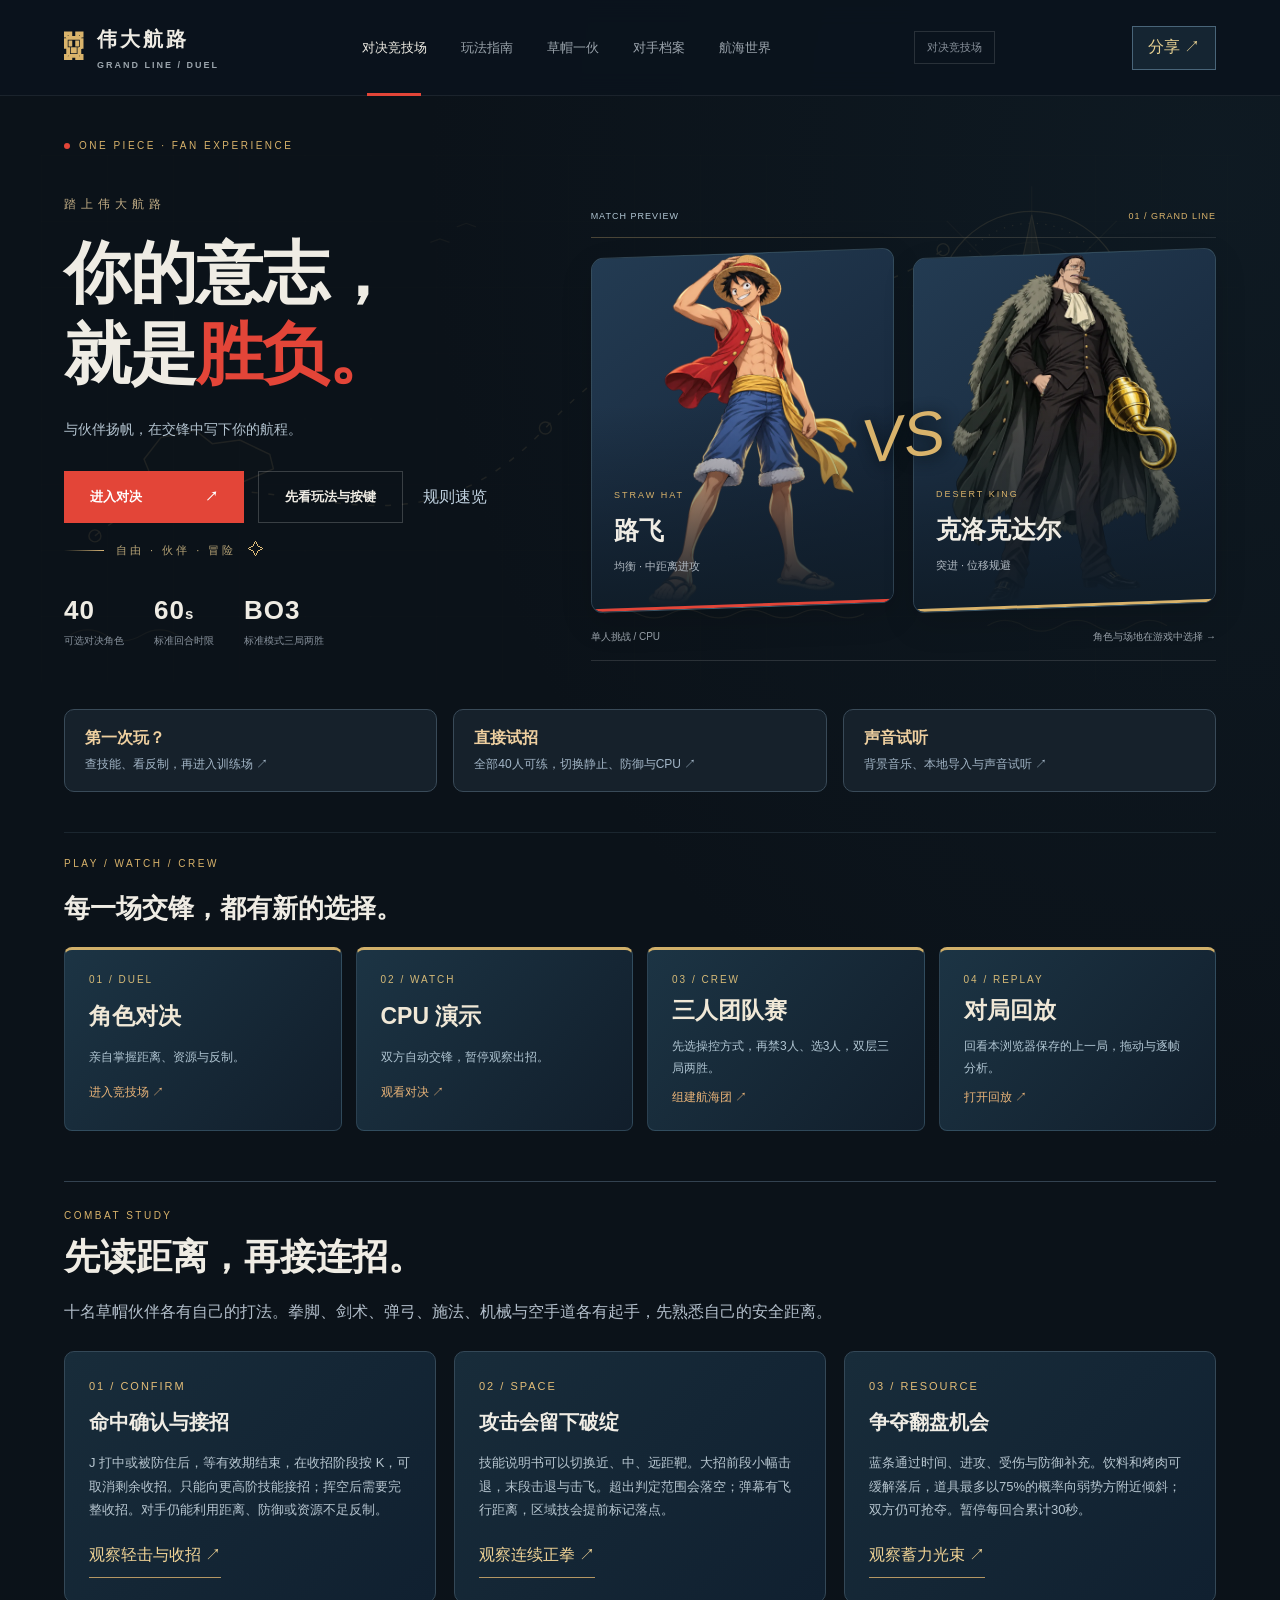
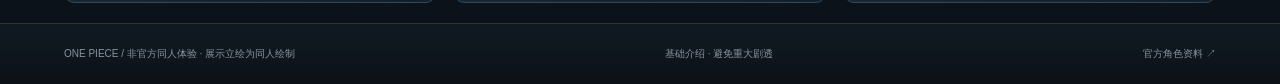
<file: index.html>
<!doctype html>
<html lang="zh-CN"><head><meta charset="utf-8"><meta name="viewport" content="width=device-width, initial-scale=1"><title>伟大航路 · 对决竞技场</title><link rel="stylesheet" href="style.css?v=1804"><link rel="stylesheet" href="voyage.css?v=1804"></head>
<body>
<header><a class="brand" href="#"><span class="emblem">☠</span><span>伟大航路<b>GRAND LINE / DUEL</b></span></a><nav aria-label="主导航"><button data-view="arena" class="active">对决竞技场</button><button data-view="guide">玩法指南</button><button data-view="crew">草帽一伙</button><button data-view="rivals">对手档案</button><button data-view="world">航海世界</button></nav><span class="version">对决竞技场</span><button id="share-site" class="share-entry">分享 ↗</button></header>
<main>
<section id="arena" class="view">
<div class="eyebrow"><span></span> ONE PIECE · FAN EXPERIENCE</div>
<div class="arena-layout"><div class="intro"><p class="kicker">踏上伟大航路</p><h1>你的意志，<br>就是<span>胜负。</span></h1><p class="lead">与伙伴扬帆，在交锋中写下你的航程。</p><div class="actions"><button class="primary" id="launch">进入对决 <span>↗</span></button><button class="secondary" data-view="guide">先看玩法与按键</button><button id="rules" class="text-rule">规则速览</button></div><p class="voyage-tag">自由 · 伙伴 · 冒险</p><div class="stats"><div><strong>40</strong><span>可选对决角色</span></div><div><strong>60<span>s</span></strong><span>标准回合时限</span></div><div><strong>BO3</strong><span>标准模式三局两胜</span></div></div></div>
<div class="matchup"><div class="arena-label">MATCH PREVIEW <span>01 / GRAND LINE</span></div><div class="fighters"><article class="fighter red"><img src="assets/showcase-luffy.webp" alt="路飞对决立绘"><div class="fighter-info"><span>STRAW HAT</span><h2>路飞</h2><p>均衡 · 中距离进攻</p></div></article><span class="vs">VS</span><article class="fighter gold"><img src="assets/showcase-crocodile.webp" alt="克洛克达尔对决立绘"><div class="fighter-info"><span>DESERT KING</span><h2>克洛克达尔</h2><p>突进 · 位移规避</p></div></article></div><div class="match-bottom"><span>单人挑战 / CPU</span><span>角色与场地在游戏中选择 →</span></div></div></div>
<div class="entry-path"><a href="handbook.html"><b>第一次玩？</b><span>查技能、看反制，再进入训练场 ↗</span></a><a href="ability-lab.html"><b>直接试招</b><span>全部40人可练，切换静止、防御与CPU ↗</span></a><a href="sound-studio.html"><b>声音试听</b><span>背景音乐、本地导入与声音试听 ↗</span></a></div><section class="mode-gallery"><div class="eyebrow">PLAY / WATCH / CREW</div><h2>每一场交锋，都有新的选择。</h2><div class="mode-cards"><button data-mode="standard"><small>01 / DUEL</small><b>角色对决</b><span>亲自掌握距离、资源与反制。</span><i>进入竞技场 ↗</i></button><button data-mode="cpu"><small>02 / WATCH</small><b>CPU 演示</b><span>双方自动交锋，暂停观察出招。</span><i>观看对决 ↗</i></button><button data-mode="team"><small>03 / CREW</small><b>三人团队赛</b><span>先选操控方式，再禁3人、选3人，双层三局两胜。</span><i>组建航海团 ↗</i></button><button data-mode="replay"><small>04 / REPLAY</small><b>对局回放</b><span>回看本浏览器保存的上一局，拖动与逐帧分析。</span><i>打开回放 ↗</i></button></div></section><section class="study-section" aria-labelledby="study-title"><div class="eyebrow">COMBAT STUDY</div><h2 id="study-title">先读距离，再接连招。</h2><p>十名草帽伙伴各有自己的打法。拳脚、剑术、弹弓、施法、机械与空手道各有起手，先熟悉自己的安全距离。</p><div class="study-grid"><article><span>01 / CONFIRM</span><h3>命中确认与接招</h3><p>J 打中或被防住后，等有效期结束，在收招阶段按 K，可取消剩余收招。只能向更高阶技能接招；挥空后需要完整收招。对手仍能利用距离、防御或资源不足反制。</p><button data-study="luffy" data-skill="light">观察轻击与收招 ↗</button></article><article><span>02 / SPACE</span><h3>攻击会留下破绽</h3><p>技能说明书可以切换近、中、远距靶。大招前段小幅击退，末段击退与击飞。超出判定范围会落空；弹幕有飞行距离，区域技会提前标记落点。</p><button data-study="jinbe" data-skill="ult">观察连续正拳 ↗</button></article><article><span>03 / RESOURCE</span><h3>争夺翻盘机会</h3><p>蓝条通过时间、进攻、受伤与防御补充。饮料和烤肉可缓解落后，道具最多以75%的概率向弱势方附近倾斜；双方仍可抢夺。暂停每回合累计30秒。</p><button data-study="franky" data-skill="ult">观察蓄力光束 ↗</button></article></div></section></section>
<button id="view-back" class="secondary" hidden>← 返回上一页 · Esc</button><section id="guide" class="view" hidden><div class="eyebrow">PLAYER HANDBOOK</div><h1 class="page-title">看清规则，<span>掌握交锋。</span></h1><p class="lead">从选角到反制，在开战前查阅完整玩法。招式的具体数值与逐招演出可在角色卡和技能说明书查看。</p><div class="guide-start"><a class="secondary" href="handbook.html">40人技能与反制手册 ↗</a><button class="primary" data-practice>进入练习模式 ↗</button><button class="secondary" data-view="arena">返回竞技场</button><p>建议顺序：二连跳与走位 → 防御反击 → 命中接招 → 资源与极限释放。</p></div><details class="advanced-rules guide-block"><summary>距离回能、后撤与起手护持</summary><p class="draft-note">双方相距至少260像素，连续1.5秒不出招、不受击且不防御，场上也无本方弹幕、召唤物或持续地形，自动回能由2.1提高至3.6/秒；重新出招、受击、防御或靠近即重新计时。劣势加成与虚弱仍影响该速度，能量上限100。</p><p class="draft-note">E战术后撤：落地且无硬直时使用，12能量、3秒冷却，无无敌或霸体。速度随角色移速变化，起手0.05秒、移动0.13秒、收招0.20秒；不能取消正在进行的攻击，墙边步程会缩短。H武装生效时，物理K/L额外消耗6能量，起手最初0.10秒霸体并减伤15%，之后可打断。</p></details><details class="guide-block advanced-rules"><summary>特殊能力的条件与反制</summary><p>饼干士兵最多2名，能被击毁，不阻挡角色移动；攻击克利架本体使助手短暂停顿。本体倒下或果实封锁时助手消散。艾恩缩小对手3至4秒，攻击降低12至15%、移速降低10%；不改变生命、受击框和跳跃，结束后4秒同类抗性。</p><p>布鲁诺L逐扇放门，每扇14能量、10秒；两门间距150至640像素才连通。本方靠近入口按F自选，对手落地进入42像素入口且无受击硬直时自动传送，当前出招取消。入口0.15秒预警可打断，出口0.25秒收招无无敌；本方1.2秒间隔，对手2秒内不再次触发。R/T远程收回门1/2，1秒共享回收冷却。汉库克的石化最多0.65秒，被后续有效伤害打破，结束后3秒抗性。莫利亚L建立可被击毁的影分身，再按L额外12蓝换位一次；长冷却仍保留。</p><p>这些技能沿用前摇打断、同帧互换伤害、防御、连段递减、资源倾斜及30秒暂停。每招具体参数与演出见角色技能卡。</p></details><div class="power-guide"><h3>果实与霸气如何对抗</h3><p>自然系的 L 特殊技在有效期开始元素化，持续0.8至1.2秒，普通物理伤害降低90%，抵抗物理击退和打断，每秒另耗6能量，再次出招解除。能力攻击、场地伤害与霸气攻击可以反制；暗暗果实不享受通用元素化免伤。</p><p id="haki-guide"></p><p>动物形态、橡胶巨拳与武器缠绕附在角色技能上；形态视觉扩大不会扩大受击框，也不会新增通用无敌。形态强化、霸王强化及具体数值均为本作同人玩法。进入技能说明书查看逐招条件与反制。</p></div><details class="ability-index"><summary>40名角色能力速查：果实、霸气与特殊技</summary><div id="ability-table"></div></details><div class="guide-grid">
<article><span>01 / NAVIGATION</span><h2>从选角到开战</h2><p>方向键选择角色，Tab 在按钮间移动，Enter 确认。选角下方的确认栏始终可见。搜索名称或风格，按阵营筛选，展开单招查看数值和反制。设置页选择对手、CPU难度、模式与场地，Enter 开战；Esc 返回选角。</p><p>战斗中 P 或 Esc 暂停及继续，每回合累计最多30秒。返回网站会结束当前对局。结果页按 Enter 进入下一局。</p></article>
<article><span>02 / MOVEMENT</span><h2>二连跳与场地路线</h2><p><kbd>A</kbd> / <kbd>D</kbd> 左右移动，<kbd>W</kbd> / <kbd>空格</kbd> 跳跃。松开后在空中再按一次，可二连跳，落地恢复次数；长按不会无限跳。受击硬直及出招期间无法起跳。所有角色使用一致的受击框高度，巨大外观不封死跳跃路线。</p><p>晴日港口为平地。暮色中央斜坡有55像素高差。月下为左右470高度平台及中央370高度平台；向上穿过，下降可落在平台上，走出边缘落下。道具也会落在对应平台上。地形无额外伤害，双方均可使用。</p></article>
<article><span>03 / ATTACK</span><h2>前摇、有效期、收招</h2><p><kbd>J</kbd> 轻击，<kbd>K</kbd> 重击，<kbd>L</kbd> 特殊，<kbd>I</kbd> 必杀。每一招都有准备、判定和收招阶段。冷却从出招开始计时。下方技能栏显示就绪、能量缺口和剩余冷却秒数，动作中会显示等待接招。</p><p>普通命中可打断攻击的各个阶段；已发射的弹幕继续飞行。区域技锁定落点并显示预警，不会自动追踪逃开的对手。输入有8帧缓冲。</p></article>
<article><span>04 / COMBO</span><h2>命中确认与连段</h2><p>打中或被防住后，在收招阶段可接更高阶招式，例如 J → K → L → I。挥空不能取消，低阶不能打断高阶。每段伤害只结算一次；前段小退，末段强退，大招末段短暂击飞。连续伤害按连段递减，最低为基础的50%。</p><button data-study="jinbe" data-skill="ult">查看连续水压与击退 ↗</button></article>
<article><span>05 / SAME FRAME</span><h2>同时出招怎么判</h2><p>同帧有效攻击互相命中，双方伤害、硬直和击退同时结算，必杀与S级没有通用优先权。快招先命中可打断慢招的前摇；防御、霸体和无敌以命中帧状态为准。双倒判平局重赛。</p><p>伤害先于换位生效，同帧受击可打断位移。双方空间技能同帧生效时位移互相取消，消耗与冷却保留；已发射的弹幕在施法者受击后继续飞行。</p></article><article><span>06 / DEFENSE</span><h2>防御、霸体与无敌</h2><p><kbd>S</kbd> 面向对手防御，减伤88%，按攻击强度消耗护盾；耗尽破防，硬直42帧。停止防御才恢复护盾。跳过弹幕、越过对手或离开预警也是防守。</p><p>霸体仅在防守技有效期抵抗普通打断，仍受伤与小退。无敌仅在规避技有效期生效，前摇及收招可被打断。两种状态有醒目文字提示，大招没有通用免伤。</p><button data-study="franky" data-skill="special">查看钢铁防御的生效时段 ↗</button></article>
<article><span>07 / FRUIT</span><h2>果实能力与控制</h2><p>冰冻、丝线、暗水等招式可造成短时30%减速，持续秒数写在每招说明中。暗水命中后有限牵引，防御、霸体、无敌可抵抗牵引，范围外无法吸住。震击与部分重击可以击飞，普通硬直、击退和击飞也有具体参数。</p><p>ROOM换位消耗35能量、10秒冷却，需双方落地、230像素内、高度差不超过60像素，防御、霸体、无敌抵抗换位。黄猿闪身踢为220像素内有前摇的位移，消耗38、7秒冷却，防御可抵抗。乔巴医疗强化恢复40生命，消耗30能量、10秒冷却，前摇可打断。<br>岩浆区和冰面持续2秒、半径75像素；岩浆最多3次基础12伤害，防御和无敌有效且不打断；冰面减速30%，离开后0.5秒恢复。跳跃或离开均可避开。青雉冰河时代末段冻结0.60秒，未被防御或霸体抵抗的命中减速2秒；后续非地形有效伤害破冰，结束后4秒冻结抗性。黄猿勾玉首个有效帧获得3秒闪光加速，移速+18%，J/K前摇和收招缩短约12%，不缩短冷却；受击仍可打断，果实封锁清除加速。赤犬用残留岩浆持续限制落点。演出光芒不自动增加伤害。四分五裂、沙化、光化均需付出能量和冷却，没有永久免疫。</p><button data-study="kuzan" data-skill="special">观察冰冻减速与预警 ↗</button></article>
<article><span>08 / RESOURCE</span><h2>蓝条、道具与翻盘</h2><p>初始20能量，上限100，每秒恢复2.1。生命比例落后至少18个百分点时，自动回能增加25%。命中、受伤和成功防御补充能量；普通必杀按角色消耗60至85能量。三大将均消耗75，中心射程400像素、命中区宽320像素。赤犬前摇0.82秒、收招1.20秒、8秒冷却；青雉前摇0.80秒、收招1.25秒、9秒冷却；黄猿前摇0.53秒、收招0.90秒、9秒冷却。预警之后不追踪，可二连跳离开或防御反击。</p><p>首件道具在6秒预警，之后每8秒一件，最多同时保留2件。生命差和角色均衡评分影响落点，倾向弱势方的概率上限75%，倾斜时70%选择恢复类。双方仍可争夺。烤肉恢复180生命，饮料+25能量。力量攻击+20%、守护减伤20%、疾风移速+15%，持续5秒，相同效果刷新时长。</p></article>
<article><span>09 / LIMIT</span><h2>强化的收益与代价</h2><p><kbd>Shift + I</kbd> 极限释放，需满100能量、必杀就绪，每回合一次。消耗全部100，释放强化必杀并强化5秒，攻击+15%；随后虚弱3秒，攻击和移速−15%，自动回能减半。被打断不退款，强化计时继续。</p><p>S级白胡子、大妈、凯多、鹰眼、赤犬、黄猿、青雉以较高爆发配合较长前摇和收招；极限攻击+20%，结束后虚弱5秒，攻击与移速−20%。S级表示高风险能力上限定位，六维图中的胜率与均衡评分为独立机器人基准。所有大招仍可防御、打断和躲避，等待虚弱期可反攻。</p><button data-study="whitebeard" data-skill="ult">查看S级震动与代价 ↗</button></article>
<article><span>10 / MODES</span><h2>回合、练习与成长</h2><p>标准三局两胜，每回合60秒，生命耗尽提前结束；超时比较剩余生命比例，平局重赛。练习模式无限时，低于15%生命自动恢复，适合尝试技能和不同距离。生存挑战继承剩余生命，能量重置，挑战下一名对手。</p><p>先用入门CPU练习防御，再提高难度。观察前摇，命中后接招，挥空后退出距离，留出能量应对下一次交锋。角色卡介绍优势、弱点与控制时间，可针对对手改变路线。</p></article>
<article><span>11 / WATCH</span><h2>CPU演示与回放</h2><p>CPU双边演示沿用实际对决规则与难度，支持0.5、1、2倍观看速度，P/Esc暂停。完成一局后可立即回放；浏览器仅保存同一版本的最近一局。</p><p>回放支持拖动进度与逐帧，按记录的输入和道具种子重放，终局显示一致性校验。暂停时点击“查看下一帧”；暂停额度仍为每回合累计30秒。回放期间无法改变攻击输入。</p><button data-mode="cpu">观看CPU交锋 ↗</button></article><article><span>12 / TEAM</span><h2>三人团队赛</h2><p>每方选3名不同角色，按顺序每组派出1人。生命、能量、道具和极限机会每局重置，每组先赢2小局得1大分，团队先赢2组的队伍获胜；平局由同一组角色重赛。</p><p>可以填写海贼团名称、船号和80字内的背景。背景仅用于展示。开局可选玩家对电脑、电脑对电脑或本机双人，控制方式在禁选前确定。</p><button data-mode="team">创建海贼团 ↗</button></article><article><span>13 / BAN</span><h2>禁用与编队</h2><p>双方各禁用对方3名角色，禁用阶段完成后再进入三人编队。每队保留35名可选角色，两队可选择同一个角色，同队内禁止重复。</p><p>禁用名单必须互不重复，被禁用角色在对应编队中置灰，无法选择。禁用能限制某些对阵，但不保证真人胜率相同。了解对手射程和反制条件后再安排出战顺序。</p></article></div><p class="draft-note">人物基础能力参考官网；招式组合、地形、强化条件、评级与数值均为同人游戏设计。普通介绍避免重大剧透。</p><div class="guide-block"><h2>练习与战场道具</h2><p>长前摇招式应在拉开距离、命中击飞后或对手长收招时准备。白胡子L在180像素外切换破空震波，I仍需接近170像素；后撤可以支持牵制与资源操作，不能保证近距必杀命中。不同角色的衔接路线见角色卡。</p><p>入门：较慢反应与较少防御，适合熟悉出招。进阶：管理距离、霸气与常规反制。专业：较快反应，识别可见投射物、处罚收招、争夺良性道具并使用后撤。三档共享同一角色数值，不增加CPU生命、伤害或能量；隐藏的对手不被自动追踪。</p><p>E战术后撤：12能量，3秒冷却，后撤速度按角色移速计算（8.5至14像素/帧），仅落地且没有出招、蓄力或受击硬直时可用；前摇0.05秒，后撤0.13秒，收招0.20秒，无无敌、无霸体，边界限制移动。先防住攻击，再松开S按E，获得蓄力与远程起手的空间。P2小键盘7后撤。</p><p>赛后CPU战术复盘按实际战斗记录显示关键时刻、挥空、资源和反制建议。角色卡直接展示SS/S/A/B参考评级，以A档为主，并注明玩法路线与优劣势。</p><h2>毒性、隐身与战场道具</h2><p>麦哲伦的命中可附加单层中毒，12至18生命/秒，持续2至3秒；新命中刷新，不叠层，防御或霸体抵抗附毒。烤肉和解毒剂可解除。希留L透明化：28能量、12秒冷却、持续2.5秒，每秒额外6能量；无法互相攻击，可穿过对方，出招先现身并有0.2秒破绽。</p><p>烟雾弹：3秒隐藏对手位置，仍可能互相命中，CPU停止跟踪隐藏对手。减速陷阱：拾取者移动−30%持续2秒；伤害陷阱：70生命，隐身/无敌可避伤。两类危险物均有独立颜色、名称和落点预警。解毒剂解除中毒及减速并补15能量。劣势侧定向投放只使用治疗、能量或解毒剂，危险物不定向惩罚劣势方。玩家对玩家当前同屏显示，隐身轮廓以P1视角呈现，双人信息隐藏待完善。</p><a href="team.html" class="primary">进入团队禁选 →</a></div></section>
<section id="crew" class="view" hidden><div class="eyebrow">CHARACTER ARCHIVE / 01</div><h1 class="page-title">草帽<span>一伙</span></h1><p class="lead">十名伙伴的身份、性格与基础能力。点击人物查看资料及官方来源。</p><div id="crew-grid" class="card-grid"></div></section>
<section id="rivals" class="view" hidden><div class="eyebrow">OPPONENT ARCHIVE / 02</div><h1 class="page-title">强敌与<span>四皇</span></h1><p class="lead">十五名航路人物与四皇主题人物的基础能力。四皇主题汇集不同时期人物，避免展开剧情。游戏中保留各自特色，也保留可以利用的破绽。</p><div id="rival-grid" class="card-grid"></div></section>
<section id="world" class="view" hidden><div class="world-hero"><div class="eyebrow">WORLD JOURNAL / GRAND LINE</div><h1 class="page-title">辽阔的海，<br><span>共同的梦。</span></h1><p class="lead">海域、岛屿、伙伴与各自的理想，构成这段航程。这里采用基础介绍，避开角色结局与重大剧情。</p></div><div class="sea-chart"><div><small>NAUTICAL NOTES</small><h2>先认识航路，再扬帆出海。</h2><p>四片海域与伟大航路、红土大陆共同构成故事的地理背景。伟大航路的岛屿、气候与磁场各具特点，航海士使用记录指针判断航向。</p><p class="chart-note">概念航海示意，位置与比例经过简化。</p></div><svg viewBox="0 0 600 280" role="img" aria-label="四海、红土大陆与伟大航路的概念示意"><defs><pattern id="waves" width="30" height="30" patternUnits="userSpaceOnUse"><path d="M0 15 Q8 7 15 15 T30 15" fill="none" stroke="#76bdce" opacity=".15"/></pattern></defs><rect width="600" height="280" rx="14" fill="#133042"/><rect width="600" height="280" fill="url(#waves)"/><path d="M60 250 L530 30" stroke="#c08161" stroke-width="28"/><path d="M30 45 L565 235" stroke="#d6ba76" stroke-width="3" stroke-dasharray="8 7"/><g fill="#d1e8ed" font-size="17" text-anchor="middle"><text x="140" y="75">北海</text><text x="460" y="76">东海</text><text x="135" y="227">西海</text><text x="460" y="225">南海</text><text x="415" y="137" fill="#efcd83">伟大航路</text></g><g fill="#f1d99f"><circle cx="185" cy="100" r="6"/><circle cx="285" cy="135" r="7"/><circle cx="370" cy="167" r="6"/><circle cx="475" cy="202" r="7"/></g><text x="240" y="213" fill="#edb316" font-size="12" transform="rotate(-25 240 213)">红土大陆</text></svg></div><div class="world-grid"><article><span>01 / ERA</span><h2>大海贼时代</h2><p>罗杰关于宝藏的宣言让无数人走向大海。路飞以海贼王为目标，与伙伴共同寻找 ONE PIECE。冒险的意义也来自每个人独立的梦想。</p></article><article><span>02 / NAVIGATION</span><h2>航海需要伙伴</h2><p>航海士观察天气与航向，船匠维护船只，厨师与船医照顾补给和健康。草帽一伙的十名成员各有专长，协作让漫长航程成为可能。</p></article><article><span>03 / FACTIONS</span><h2>海上的不同立场</h2><p>海贼团追寻不同目标，海军执行海上的秩序，世界政府连接诸多加盟国。人物间的立场和信念各有差异，基础档案保留这些背景。</p></article><article><span>04 / FRUIT</span><h2>恶魔果实</h2><p>自然系可将身体变为对应自然元素；动物系具有动物与人兽变化；超人系涵盖多样的特殊能力。能力者惧怕海水。本游戏仅将选定能力转化为有限招式与状态。</p><button data-view="guide">查看果实与霸气规则 ↗</button></article><article><span>05 / DREAMS</span><h2>十人的航海目标</h2><p>绘制世界地图、找到All Blue、成为勇敢的海上战士、探索历史、制造梦想之船，都是伙伴出航的理由。人物档案可以继续查看每个人的基础能力与风格。</p><button data-view="crew">阅读伙伴档案 ↗</button></article><article><span>06 / YOUR CREW</span><h2>为自己的船扬帆</h2><p>团队赛中可以填写海贼团名称、船号与简短背景，安排三人的出战顺序。禁用与编队决定赛前策略；船名和背景只用于展示，不添加隐藏数值。</p><button data-mode="team">创建自己的航海团 ↗</button></article></div><p class="draft-note">航海示意和界面为原创设计，人物事实参考官方概要及角色资料。战斗评级、元素化减伤、霸气增幅与团队赛规则为同人改编；海水弱点尚未加入场地判定。</p><a class="source" href="https://one-piece.com/about/index.html" target="_blank" rel="noopener">官方作品概要 ↗</a> <a class="source" href="https://one-piece.com/devilfruit/index.html" target="_blank" rel="noopener">官方果实分类资料 ↗</a></section>
</main>
<footer><span>ONE PIECE / 非官方同人体验 · 展示立绘为同人绘制</span><span>基础介绍 · 避免重大剧透</span><a href="https://one-piece.com/character/" target="_blank" rel="noopener">官方角色资料 ↗</a></footer>
<dialog id="info"><button class="close" aria-label="返回上一页">← 返回上一页</button><div id="info-body"></div></dialog>
<dialog id="game-dialog"><div class="game-toolbar"><span>角色对决 / 重制版</span><button id="game-close">退出并返回网页 ×</button></div><iframe title="海贼王角色对决游戏" id="game-frame"></iframe></dialog>
<script src="game/haki.js?v=1804"></script><script src="game/roster.js?v=1804"></script><script src="game/sprite-data.js?v=1804"></script><script src="game/sprites.js?v=1804"></script><script src="game/motion.js?v=1804"></script><script src="game/ink.js?v=1804"></script><script src="game/abilities.js?v=1804"></script><script src="game/benchmark-visual.js?v=1804"></script><script src="game/skill-info.js?v=1804"></script><script src="app.js?v=1804"></script><script src="zip.js?v=1804"></script><script src="share.js?v=1804"></script></body></html>
</file>
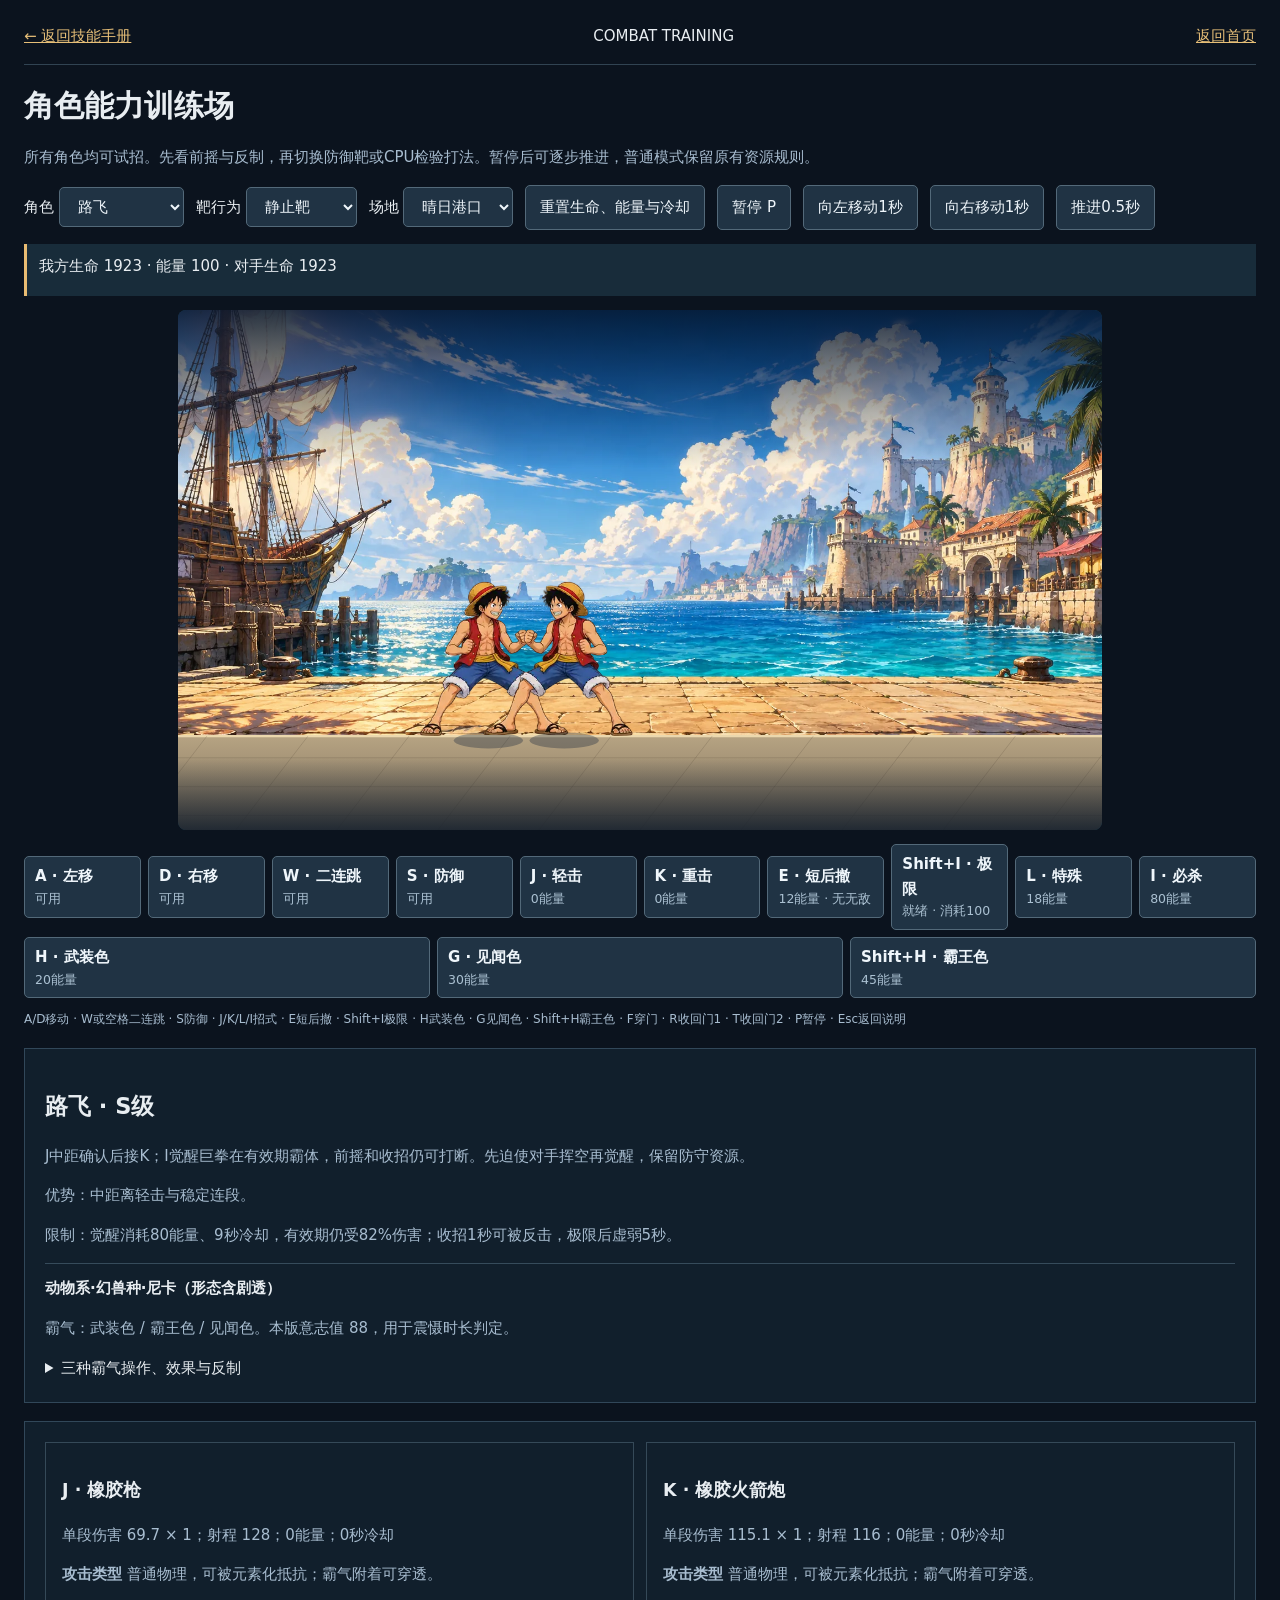
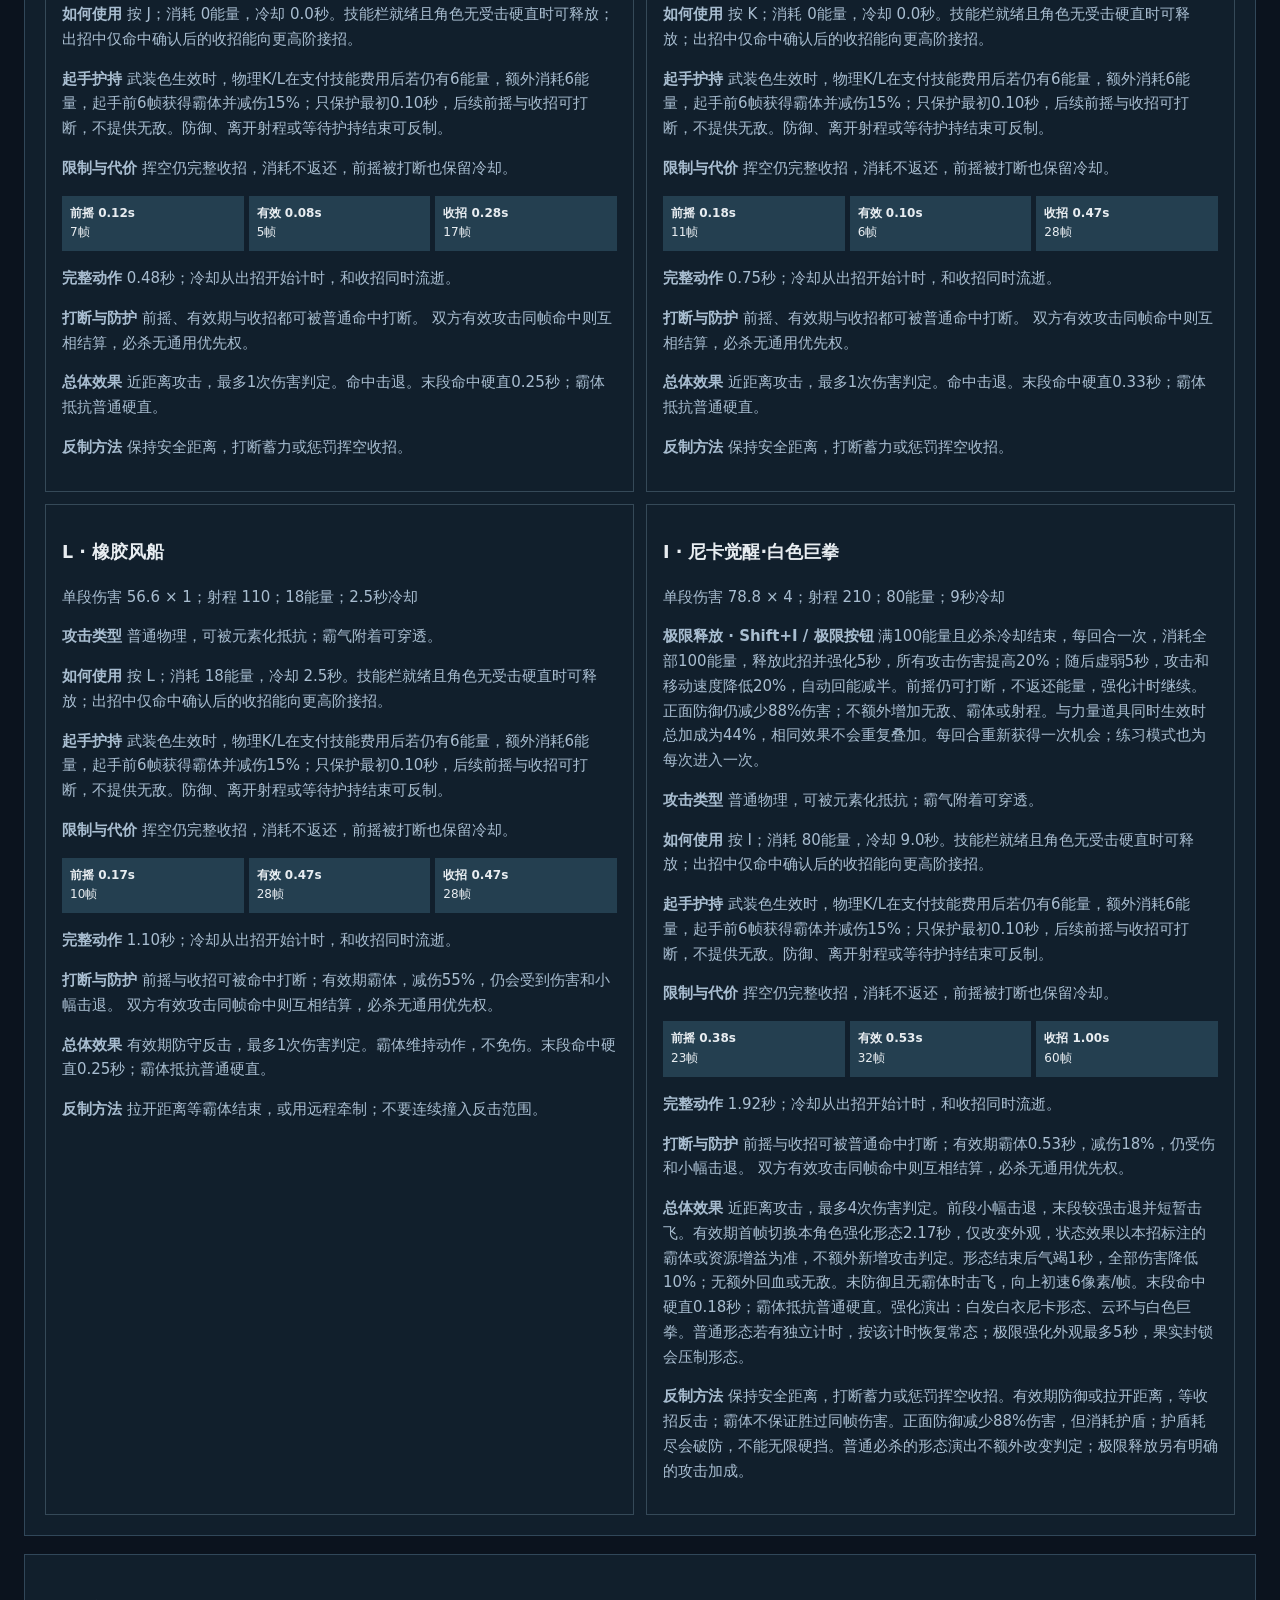
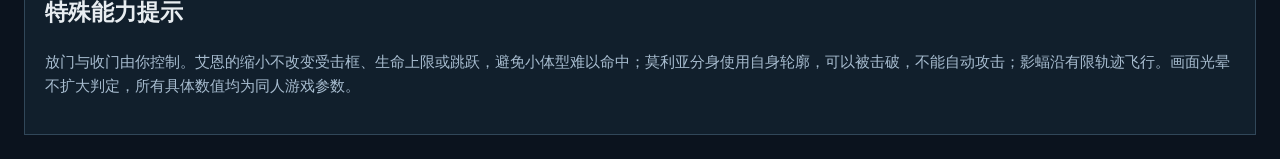
<file: ability-lab.html>
<!doctype html><html lang="zh-CN"><meta charset="utf-8"><meta name="viewport" content="width=device-width,initial-scale=1"><title>角色能力训练场</title><link rel="stylesheet" href="ability-lab.css?v=1804"><main><header><a href="handbook.html" id="lab-back">← 返回技能手册</a><span>COMBAT TRAINING</span><a href="index.html">返回首页</a></header><h1>角色能力训练场</h1><p>所有角色均可试招。先看前摇与反制，再切换防御靶或CPU检验打法。暂停后可逐步推进，普通模式保留原有资源规则。</p><nav><label>角色 <select id="actor"></select></label><label>靶行为 <select id="target"><option value="none">静止靶</option><option value="block">持续防御</option><option value="cpu-easy">入门CPU</option><option value="cpu">进阶CPU</option><option value="cpu-hard">专业CPU</option></select></label><label>场地 <select id="stage"><option value="harbor">晴日港口</option><option value="dusk">暮色斜坡</option><option value="night">月下平台</option></select></label><button id="reset">重置生命、能量与冷却</button><button id="pause">暂停 P</button><button id="walk-left">向左移动1秒</button><button id="walk-right">向右移动1秒</button><button id="advance">推进0.5秒</button></nav><div class="status" id="state" role="status"></div><canvas id="battle" width="1280" height="720" aria-label="技能练习场"></canvas><div class="controls" id="buttons"></div><p class="keys">A/D移动 · W或空格二连跳 · S防御 · J/K/L/I招式 · E短后撤 · Shift+I极限 · H武装色 · G见闻色 · Shift+H霸王色 · F穿门 · R收回门1 · T收回门2 · P暂停 · Esc返回说明</p><section id="intro"></section><section id="facts"></section><aside><h2>特殊能力提示</h2><p>放门与收门由你控制。艾恩的缩小不改变受击框、生命上限或跳跃，避免小体型难以命中；莫利亚分身使用自身轮廓，可以被击破，不能自动攻击；影蝠沿有限轨迹飞行。画面光晕不扩大判定，所有具体数值均为同人游戏参数。</p></aside></main><script src="game/haki.js?v=1804"></script><script src="game/roster.js?v=1804"></script><script src="game/expansion.js?v=1804"></script><script src="game/engine.js?v=1804"></script><script src="game/sprite-data.js?v=1804"></script><script src="game/sprites.js?v=1804"></script><script src="game/motion.js?v=1804"></script><script src="game/ink.js?v=1804"></script><script src="game/abilities.js?v=1804"></script><script src="game/expansion-visual.js?v=1804"></script><script src="game/benchmark-visual.js?v=1804"></script><script src="game/render.js?v=1804"></script><script src="game/skill-info.js?v=1804"></script><script src="ability-lab.js?v=1804"></script></html>
</file>
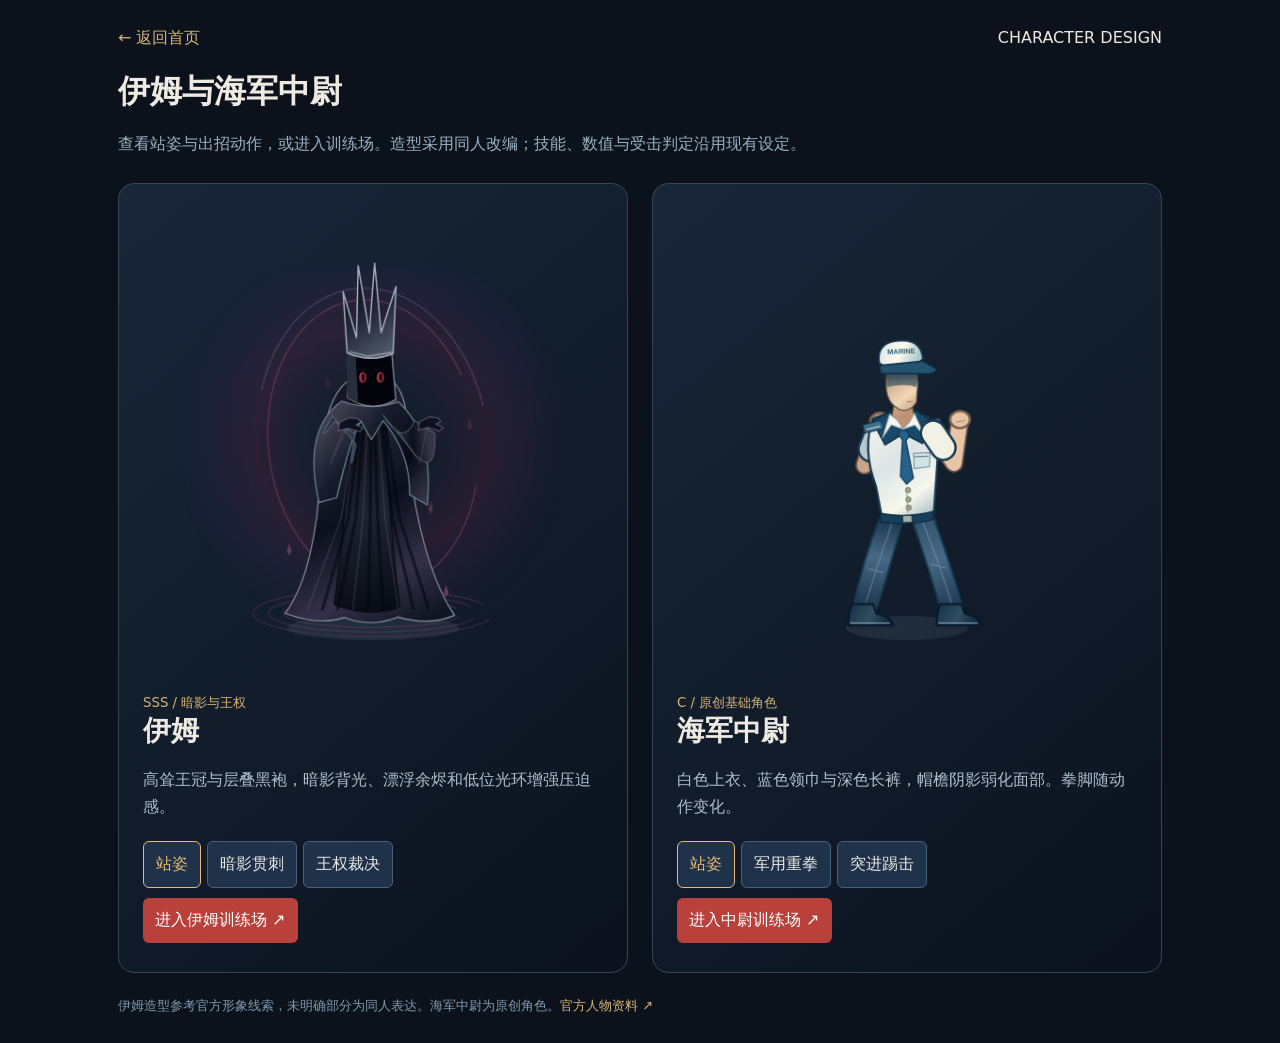
<file: character-art.html>
<!doctype html><html lang="zh-CN"><meta charset="utf-8"><meta name="viewport" content="width=device-width,initial-scale=1"><title>伊姆与海军中尉 · 人物造型</title><style>
*{box-sizing:border-box}body{margin:0;background:#0b121c;color:#eeeae1;font-family:system-ui,'Microsoft Yahei',sans-serif}main{max-width:1100px;margin:auto;padding:28px}header{display:flex;justify-content:space-between}a{color:#d6b476;text-decoration:none}h1{font-size:32px;margin-bottom:10px}.lead{color:#9bb0c1;line-height:1.7}.pair{display:grid;grid-template-columns:1fr 1fr;gap:24px;margin-top:25px}article{border:1px solid #344459;border-radius:16px;background:linear-gradient(140deg,#192738,#0b121e);overflow:hidden}canvas{display:block;width:100%;aspect-ratio:1/1}article>div{padding:0 24px 24px}h2{margin:0;font-size:28px}small{color:#d6b476}p{line-height:1.7;color:#aebfcd}button,.play{display:inline-block;background:#203249;color:#e6e7e5;border:1px solid #48617b;border-radius:6px;padding:12px;margin:5px 6px 5px 0;cursor:pointer;font:inherit}.play{background:#ba413b;border:0;color:#fff}button[aria-pressed=true]{border-color:#e5bb75;color:#e5bb75}footer{color:#8098ae;margin-top:24px;font-size:13px}@media(max-width:700px){.pair{grid-template-columns:1fr}main{padding:18px}h1{font-size:26px}}
</style><main><header><a href="index.html">← 返回首页</a><span>CHARACTER DESIGN</span></header><h1>伊姆与海军中尉</h1><p class="lead">查看站姿与出招动作，或进入训练场。造型采用同人改编；技能、数值与受击判定沿用现有设定。</p><section class="pair"><article><canvas id="imu" width="540" height="540" aria-label="伊姆动态造型"></canvas><div><small>SSS / 暗影与王权</small><h2>伊姆</h2><p>高耸王冠与层叠黑袍，暗影背光、漂浮余烬和低位光环增强压迫感。</p><nav data-id="imu"><button data-pose="idle" aria-pressed="true">站姿</button><button data-pose="heavy">暗影贯刺</button><button data-pose="ult">王权裁决</button></nav><a class="play" href="ability-lab.html?character=imu">进入伊姆训练场 ↗</a></div></article><article><canvas id="marine" width="540" height="540" aria-label="海军中尉动态造型"></canvas><div><small>C / 原创基础角色</small><h2>海军中尉</h2><p>白色上衣、蓝色领巾与深色长裤，帽檐阴影弱化面部。拳脚随动作变化。</p><nav data-id="marine"><button data-pose="idle" aria-pressed="true">站姿</button><button data-pose="heavy">军用重拳</button><button data-pose="special">突进踢击</button></nav><a class="play" href="ability-lab.html?character=marine">进入中尉训练场 ↗</a></div></article></section><footer>伊姆造型参考官方形象线索，未明确部分为同人表达。海军中尉为原创角色。<a href="https://one-piece.com/character/Imu/index.html" target="_blank" rel="noopener">官方人物资料 ↗</a></footer></main>
<script src="game/haki.js?v=1804"></script><script src="game/roster.js?v=1804"></script><script src="game/motion.js?v=1804"></script><script src="game/ink.js?v=1804"></script><script src="game/abilities.js?v=1804"></script><script src="game/benchmark-visual.js?v=1804"></script><script src="character-art.js?v=1804"></script></html>
</file>
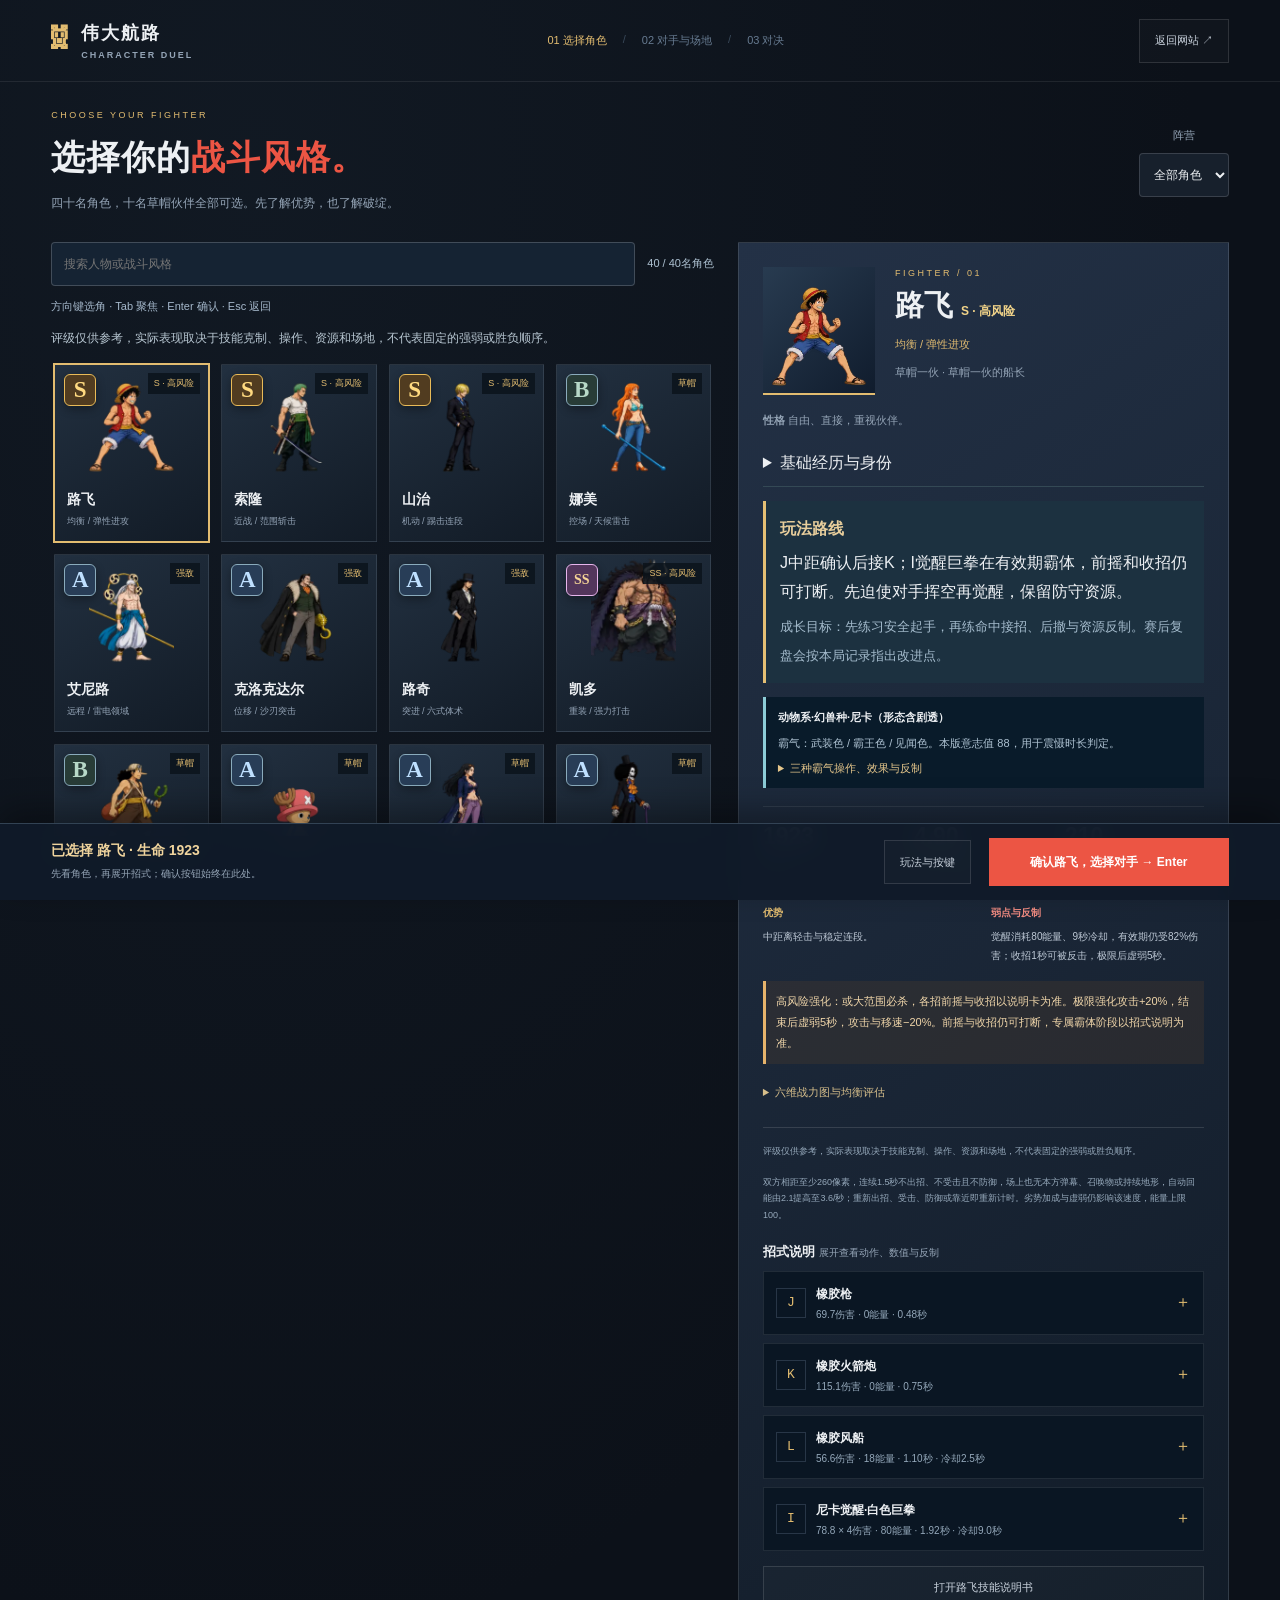
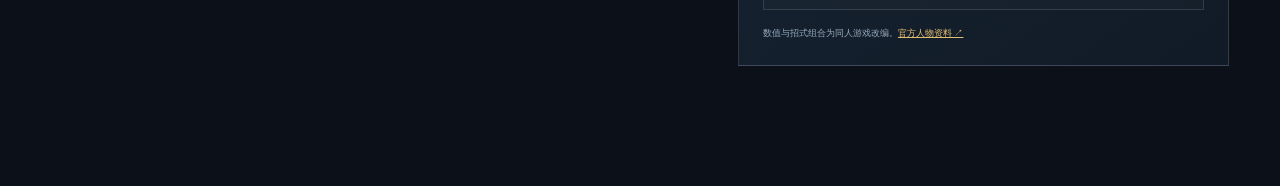
<file: game.html>
<!doctype html><html lang="zh-CN"><head><meta charset="utf-8"><meta name="viewport" content="width=device-width,initial-scale=1,viewport-fit=cover"><title>伟大航路 · 角色对决</title><link rel="stylesheet" href="team.css?v=1804"><link rel="stylesheet" href="game/game.css?v=1804"><link rel="stylesheet" href="music.css"></head><body data-screen="select">
<header class="game-head"><div class="game-logo"><span>☠</span><div>伟大航路<b>CHARACTER DUEL</b></div></div><div class="crumb"><span id="step-1" class="on">01 选择角色</span><i>/</i><span id="step-2">02 对手与场地</span><i>/</i><span id="step-3">03 对决</span></div><div class="header-back"><button class="quiet" id="back-page" hidden>← 返回上一页</button><button class="quiet" id="exit">返回网站 ↗</button></div></header>
<main>
<section id="select-screen"><div class="section-head"><div><div class="eyebrow">CHOOSE YOUR FIGHTER</div><h1>选择你的<span>战斗风格。</span></h1><p>四十名角色，十名草帽伙伴全部可选。先了解优势，也了解破绽。</p></div><label class="filter">阵营 <select id="filter"><option value="all">全部角色</option><option value="crew">草帽一伙</option><option value="rival">全部强敌</option><option value="emperor">四皇主题</option><option value="navy">海军主题</option></select></label></div>
<div class="selection-layout"><div class="roster-panel"><div class="roster-search"><input id="roster-search" type="search" placeholder="搜索人物或战斗风格" aria-label="搜索角色"><span id="roster-count"></span></div><p class="keyboard-hint">方向键选角 · Tab 聚焦 · Enter 确认 · Esc 返回</p><p class="rating-reference">评级仅供参考，实际表现取决于技能克制、操作、资源和场地，不代表固定的强弱或胜负顺序。</p><div id="roster-grid" class="roster-grid" aria-label="角色名单"></div><p id="roster-scroll-hint" class="keyboard-hint" hidden>名单可独立滚动，查看更多角色 ↓</p></div><aside id="character-detail" aria-live="polite"></aside></div>
<div class="selection-foot"><div><b id="chosen-summary"></b><p>先看角色，再展开招式；确认按钮始终在此处。</p></div><button id="select-help" class="quiet">玩法与按键</button><button id="choose-player" class="primary">确认角色，选择对手 →</button></div></section>
<section id="setup-screen" hidden><div class="section-head"><div><div class="eyebrow">PREPARE FOR BATTLE</div><h1>决定<span>这场交锋。</span></h1><p>选择对手与挑战模式。港口平地、暮色斜坡、月下平台各有路线。Enter 开战，Esc 返回。</p></div><button id="back-select" class="quiet">← 更换角色</button></div><div class="setup-layout"><div><h2 class="small-title">选择对手</h2><div id="opponent-grid" class="opponent-grid"></div><div class="options"><label>挑战模式<select id="mode"><option value="cpu">CPU 双边演示 / 三局两胜</option><option value="team">海贼团战 / 独立禁选页面</option><option value="standard" selected>标准对决 / 三局两胜</option><option value="practice">练习 / 无限时与恢复生命</option><option value="survival">生存 / 继承生命挑战新对手</option></select></label><label>CPU 难度<select id="difficulty"><option value="easy">入门</option><option value="normal" selected>进阶</option><option value="hard">专业</option></select></label></div><a class="quiet" href="handbook.html" target="_blank">查看角色技能、特殊能力与反制 ↗</a><p id="difficulty-note" class="difficulty-note"></p><p id="mode-note">标准模式由玩家对抗CPU。</p><button id="last-replay" class="quiet">观看上一局回放</button><section class="music-panel" data-music-panel></section><div class="stage-options"><button data-stage="harbor" class="selected"><span>01</span>晴日港口<b>平地交锋 · 基础练习</b></button><button data-stage="dusk"><span>02</span>暮色航路<b>中央斜坡 · 高低差</b></button><button data-stage="night"><span>03</span>月下港湾<b>双层平台 · 跳跃绕后</b></button></div></div><aside class="match-card"><div class="eyebrow">NEXT MATCH</div><div id="versus-card"></div><p>每回合 60 秒 · 必杀消耗60至85能量，以角色卡为准<br>极限释放 Shift+I：满100能量、每回合一次<br><span id="setup-limit">强化5秒攻击+15%，随后虚弱3秒</span><br>防御可蓄能，护盾耗尽会出现破绽。<br>大招前摇可打断，防御减伤但耗护盾。<br>离开范围预警，或等收招后反击。<br>争夺道具与保留能量，创造反攻机会。</p><button id="start" class="primary">开始对决 ↗</button><button id="help" class="quiet">操作与规则</button></aside></div></section>
<section id="fight-screen" hidden><div class="fight-bar"><div><span id="round-label">ROUND 1</span><b id="mode-label">标准对决</b></div><div class="fight-tools"><label class="audio-settings">音量 <input id="audio-volume" type="range" min="0" max="100" value="60" aria-label="战斗音量"><output id="audio-percent">60%</output></label><button id="music-toggle" class="quiet" aria-pressed="false">音乐：关闭</button><button id="sound" class="quiet" aria-pressed="false">音效：关闭</button><button id="motion" class="quiet" aria-pressed="true">动态：开启</button><button id="haki-arm" class="quiet" data-action="armament">武装 H · 20能量</button><button id="haki-observe" class="quiet" data-action="observation">见闻 G · 30能量</button><button id="haki-conquer" class="quiet" data-action="conqueror">霸王 Shift+H · 45能量</button><button id="awaken" class="quiet" data-action="awakening">极限 · 满100</button><button id="fight-manual" class="quiet">技能说明书</button><button id="pause" class="quiet">暂停 P</button><button id="quit" class="quiet">返回比赛设置</button></div></div><div id="replay-tools" hidden><label>观看速度 <select id="watch-speed"><option value="0.5">0.5倍</option><option value="1" selected>1倍</option><option value="2">2倍</option></select></label><label id="replay-seek-label">回放进度 <input id="replay-seek" aria-label="回放进度" type="range" min="0" max="3600" value="0"></label><button id="replay-step" class="quiet">逐帧</button><span id="replay-progress"></span></div><div class="battle-wrap"><canvas tabindex="0" id="battle" width="1280" height="720" aria-label="对决战斗画面"></canvas><div id="hud"><div class="hud-player"><div><strong id="p1-name"></strong><span id="p1-wins"></span></div><div class="life"><i id="p1-hp"></i></div><div class="meter"><i id="p1-energy"></i></div><div class="guard"><i id="p1-guard"></i></div><span id="p1-numbers"></span><div id="cooldowns" aria-label="技能就绪与冷却"></div></div><div class="timer"><span id="time">60</span><small>ROUND</small></div><div class="hud-player right"><div><strong id="p2-name"></strong><span id="p2-wins"></span></div><div class="life"><i id="p2-hp"></i></div><div class="meter"><i id="p2-energy"></i></div><div class="guard"><i id="p2-guard"></i></div><span id="p2-numbers"></span></div></div><div id="fight-message" aria-live="polite"></div></div><div id="skill-dock" aria-label="技能可用状态与冷却时间"></div><p class="battle-keys">A/D 移动 · W/空格 二连跳 · S 防御 · J/K/L/I 出招 · E 后撤（12蓝/3秒） · H 武装 · G 见闻 · Shift+H 霸王 · Shift+I 极限 · P/Esc 暂停</p><div class="controls"><div class="move-buttons"><button data-action="left">◀<small>A</small></button><button data-action="right">▶<small>D</small></button><button data-action="jump">跳跃<small>W</small></button><button data-action="block">防御<small>S</small></button></div><p>命中后可接更高阶技能 · 护盾恢复需要停止防御<br>网页战斗数值独立于原作战力。手机建议横屏。</p></div></section>
</main><dialog id="overlay"><button id="overlay-close" class="close" aria-label="返回上一页，关闭窗口">← 返回上一页</button><div id="overlay-content"></div></dialog>
<script src="game/haki.js?v=1804"></script><script src="game/roster.js?v=1804"></script><script src="game/expansion.js?v=1804"></script><script src="game/engine.js?v=1804"></script><script src="game/sprite-data.js?v=1804"></script><script src="game/sprites.js?v=1804"></script><script src="game/motion.js?v=1804"></script><script src="game/ink.js?v=1804"></script><script src="game/skill-info.js?v=1804"></script><script src="game/abilities.js?v=1804"></script><script src="game/expansion-visual.js?v=1804"></script><script src="game/benchmark-visual.js?v=1804"></script><script src="game/render.js?v=1804"></script><script src="game/modes.js?v=1804"></script><script src="game/music.js?v=1804"></script><script src="game/audio.js?v=1804"></script><script src="game/audio-samples.js?v=1804"></script><script src="game/coach.js?v=1804"></script><script src="game/ui.js?v=1804"></script></body></html>
</file>
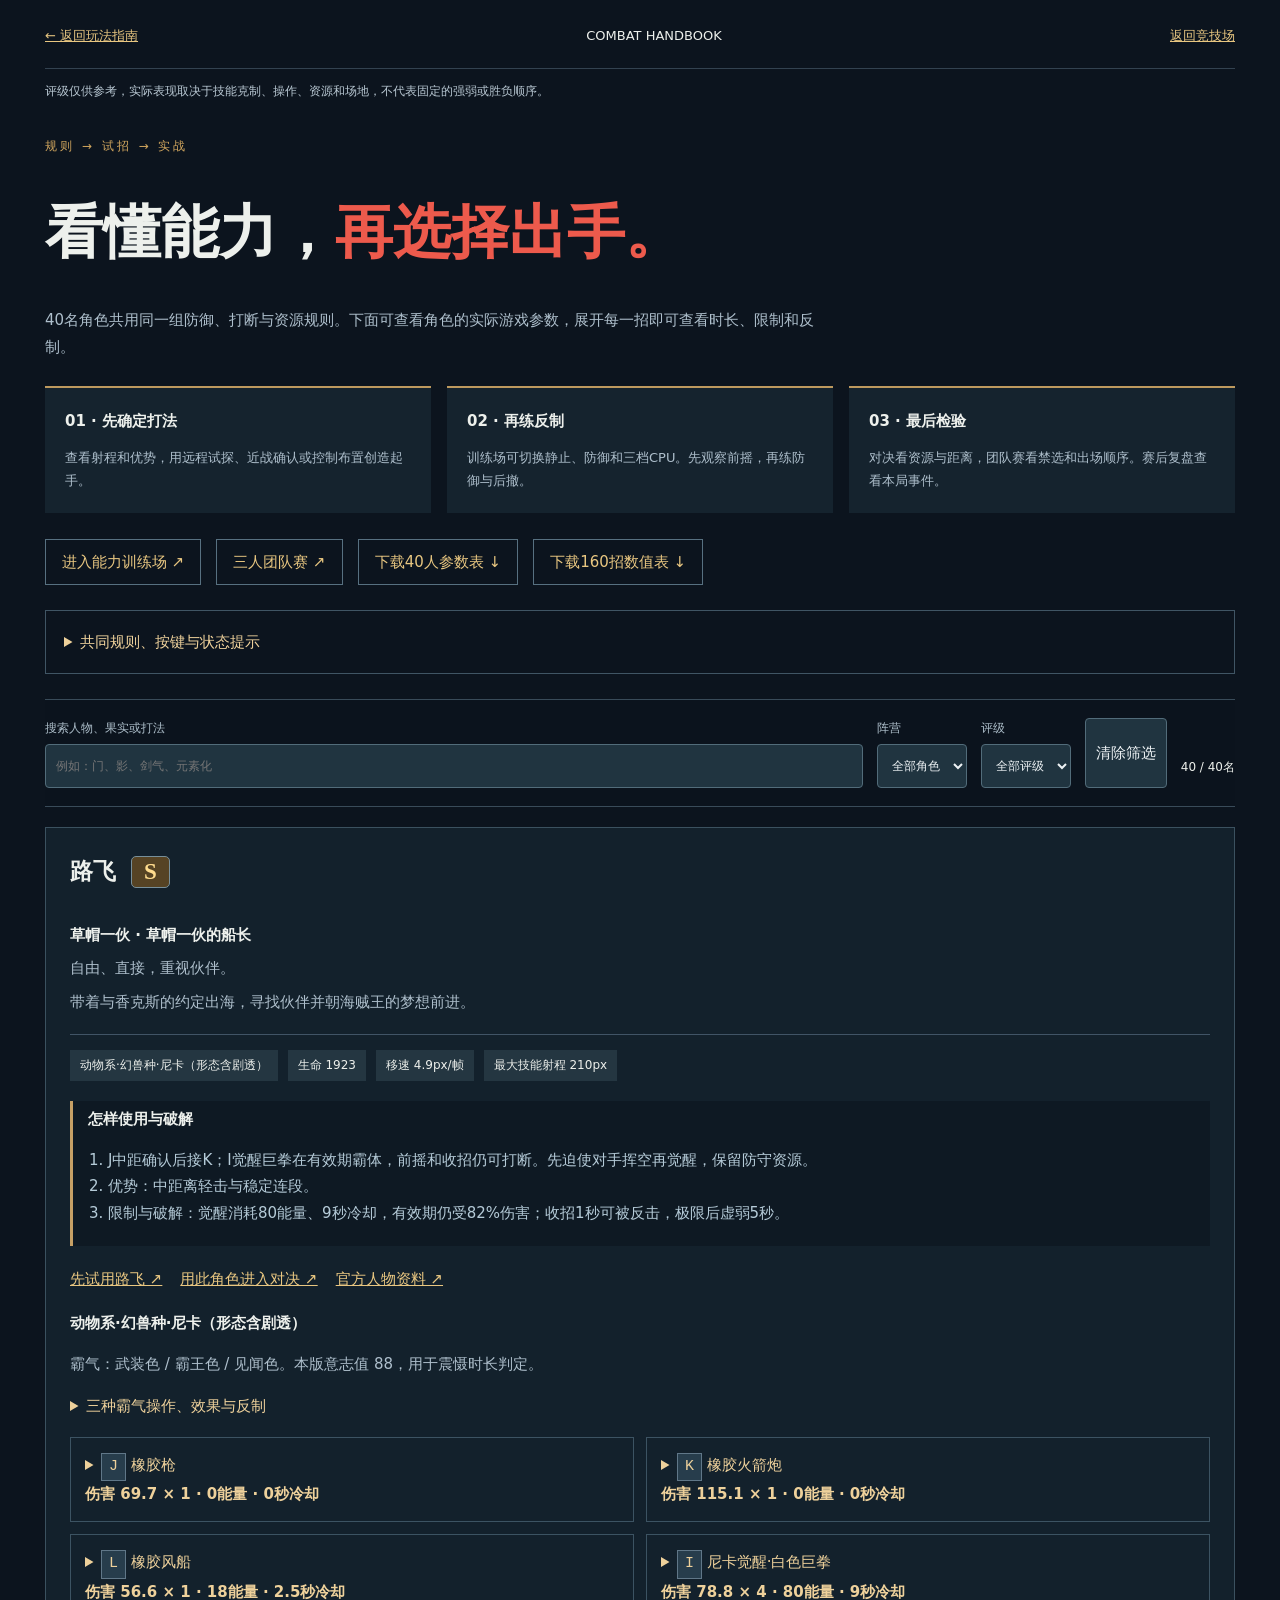
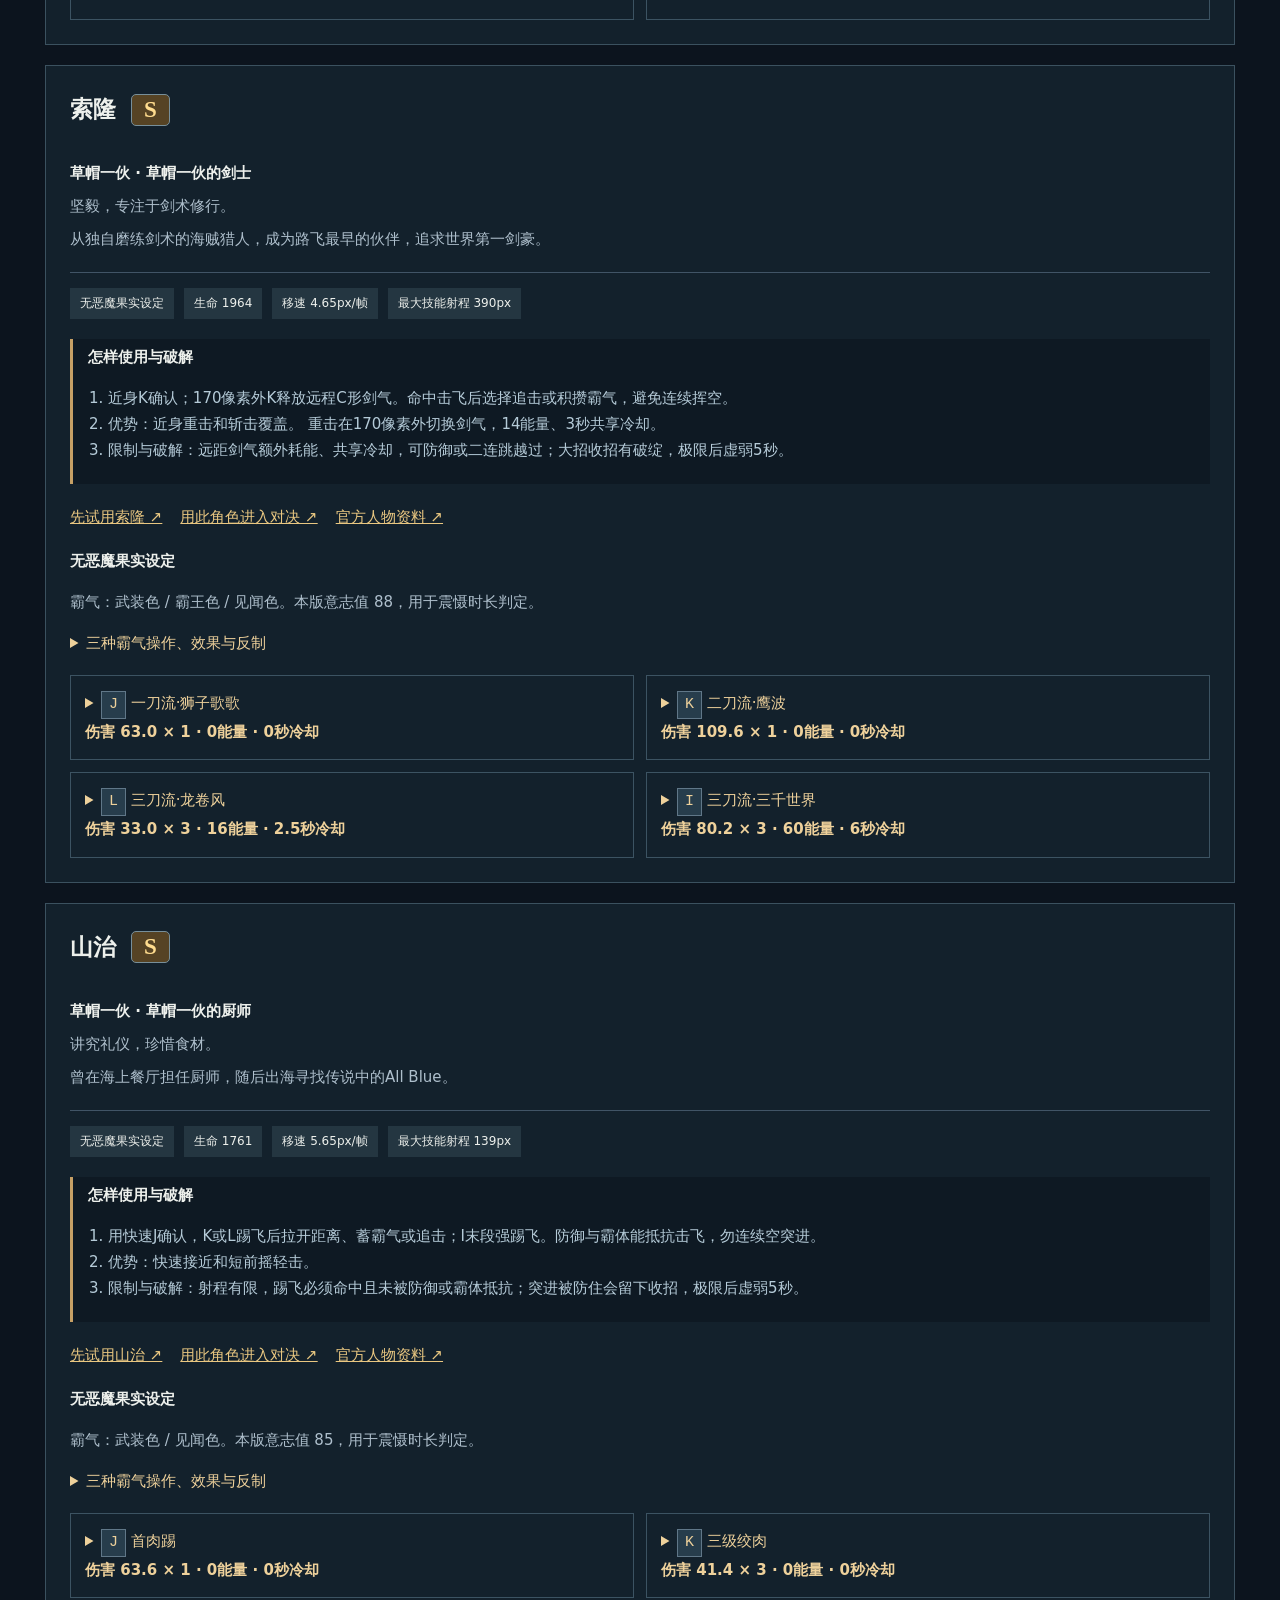
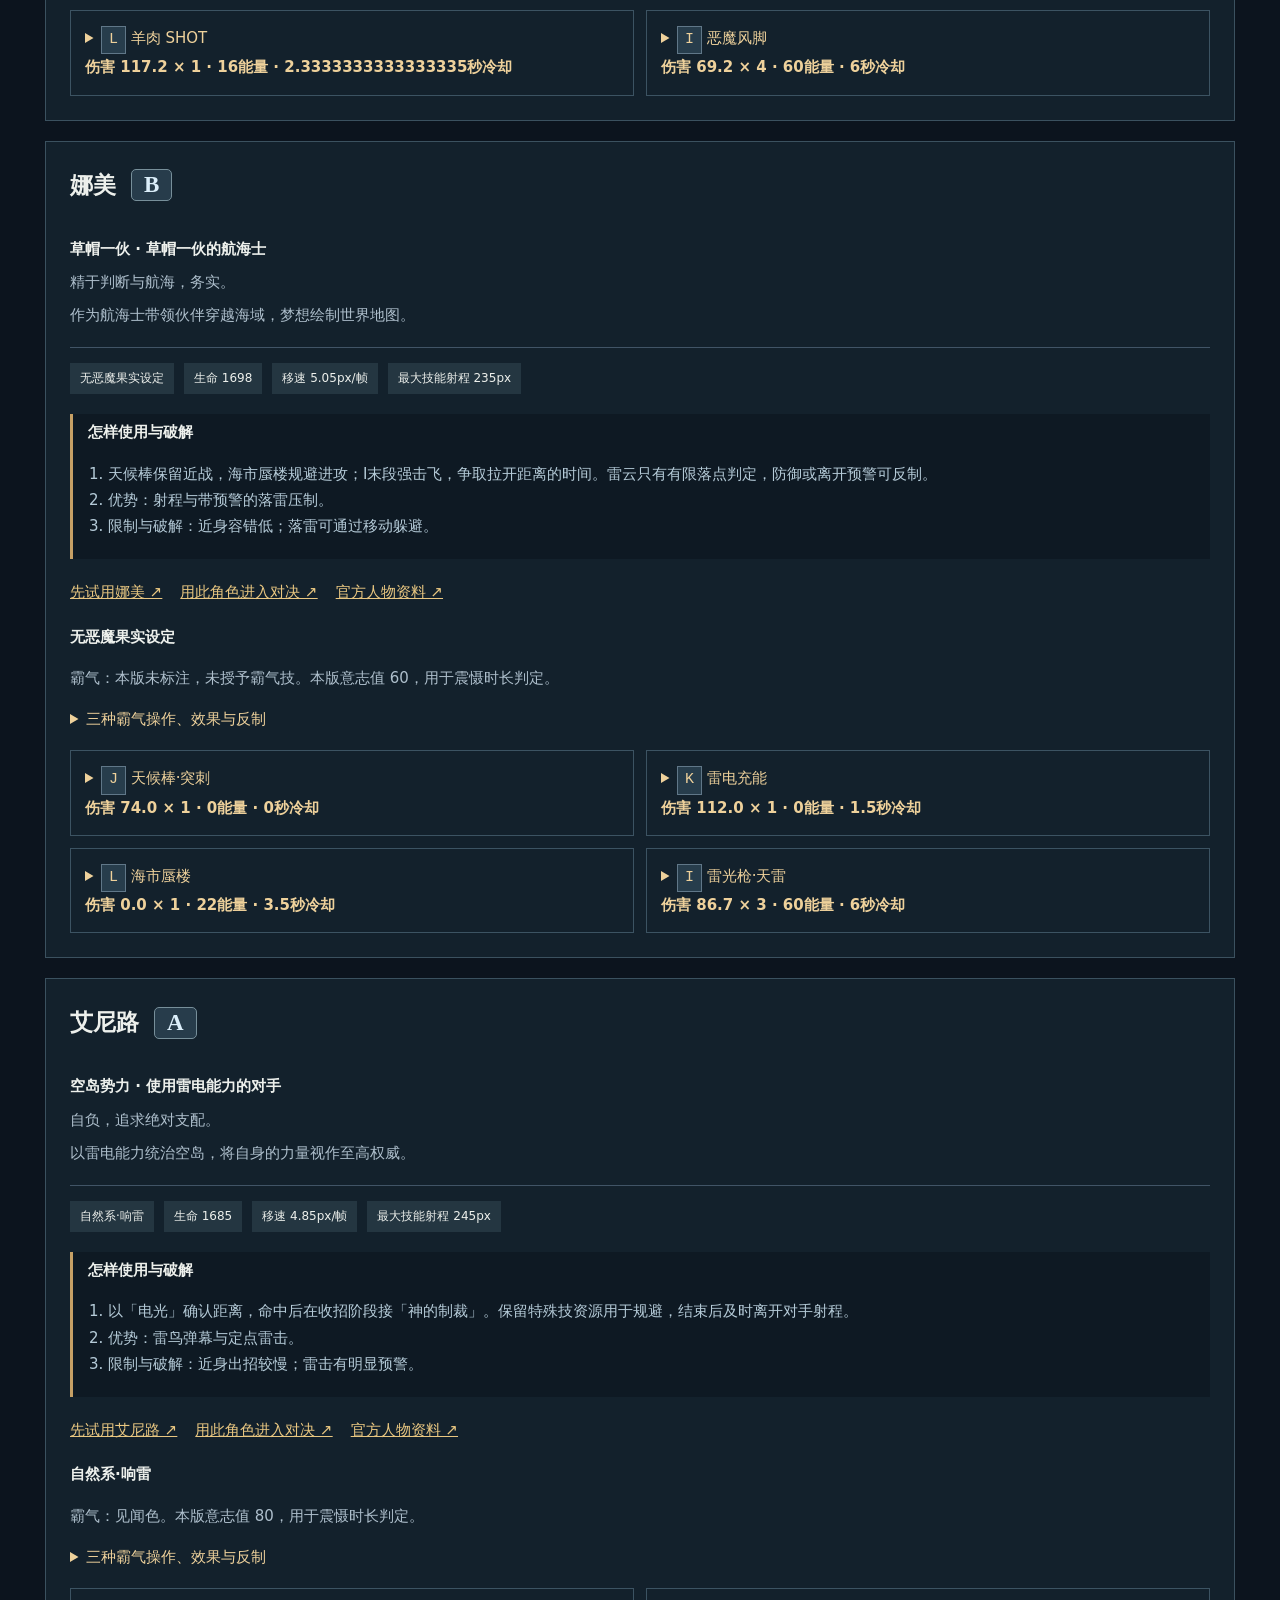
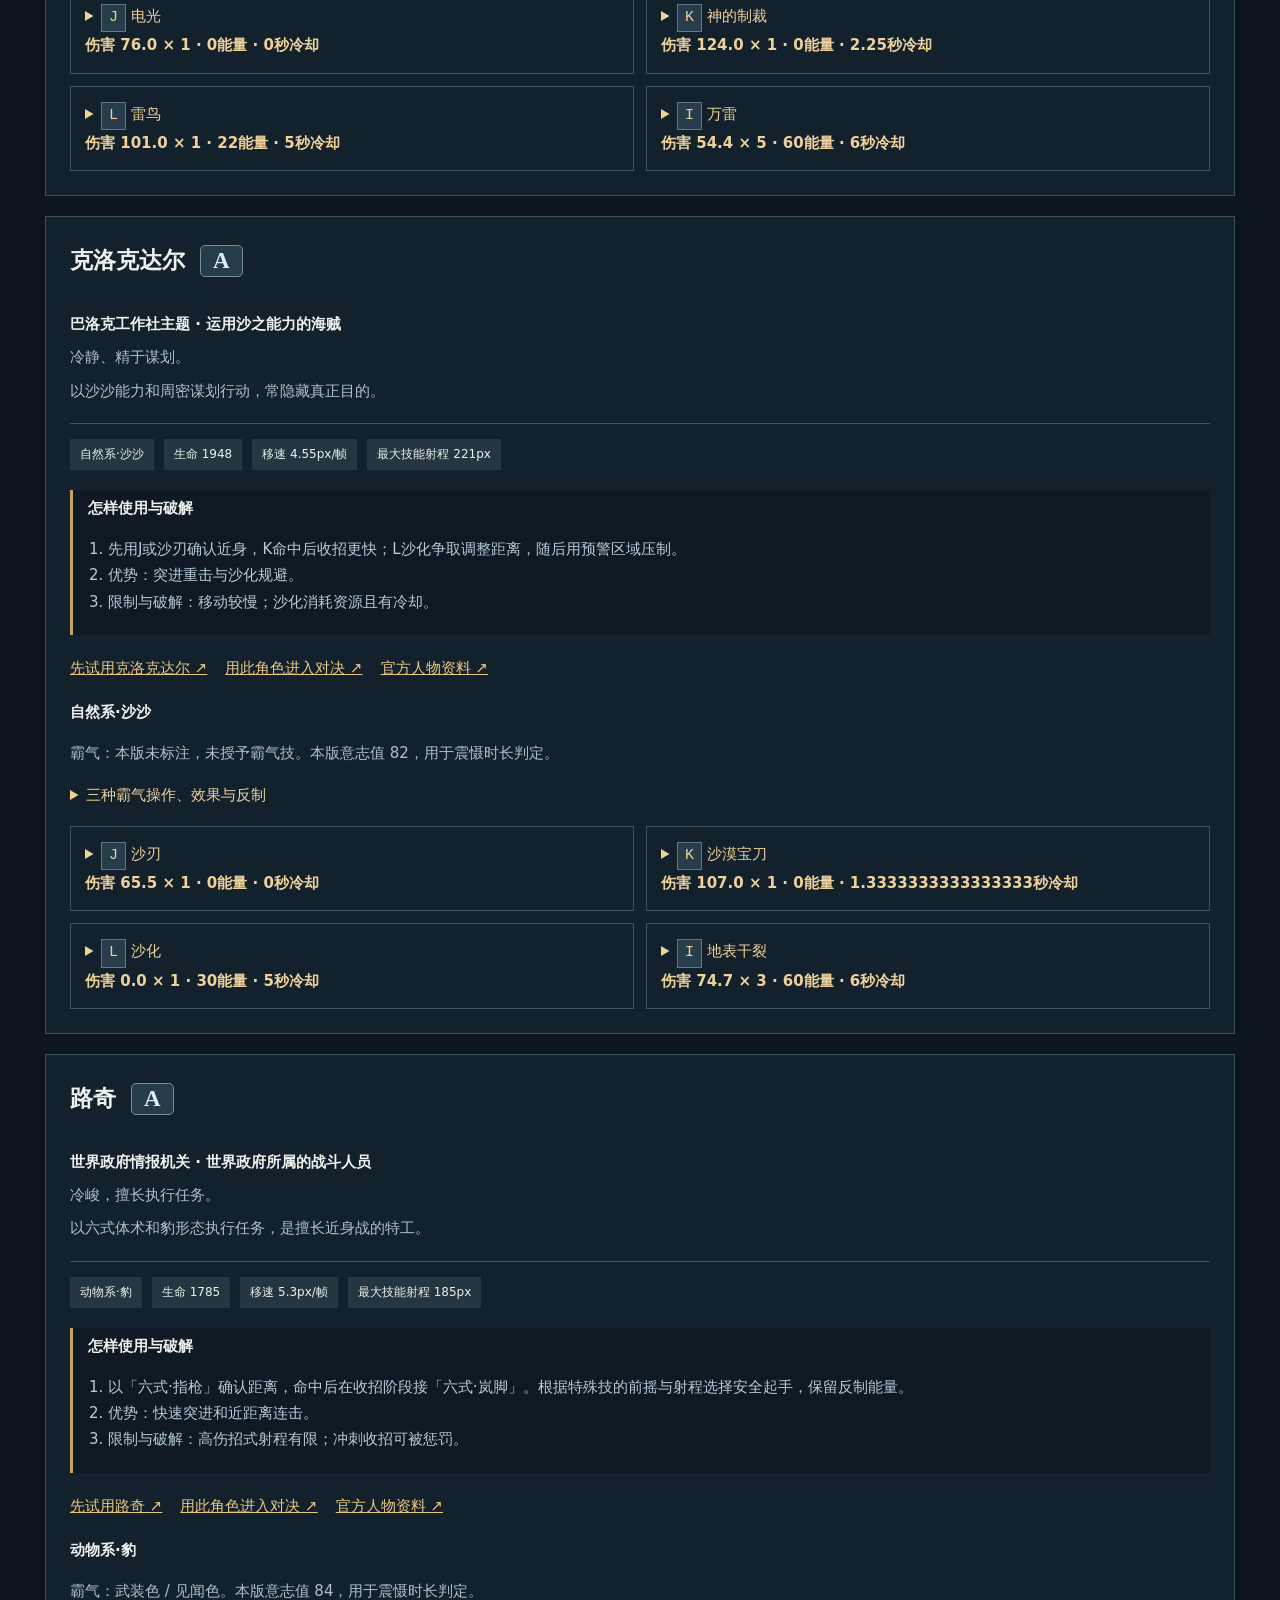
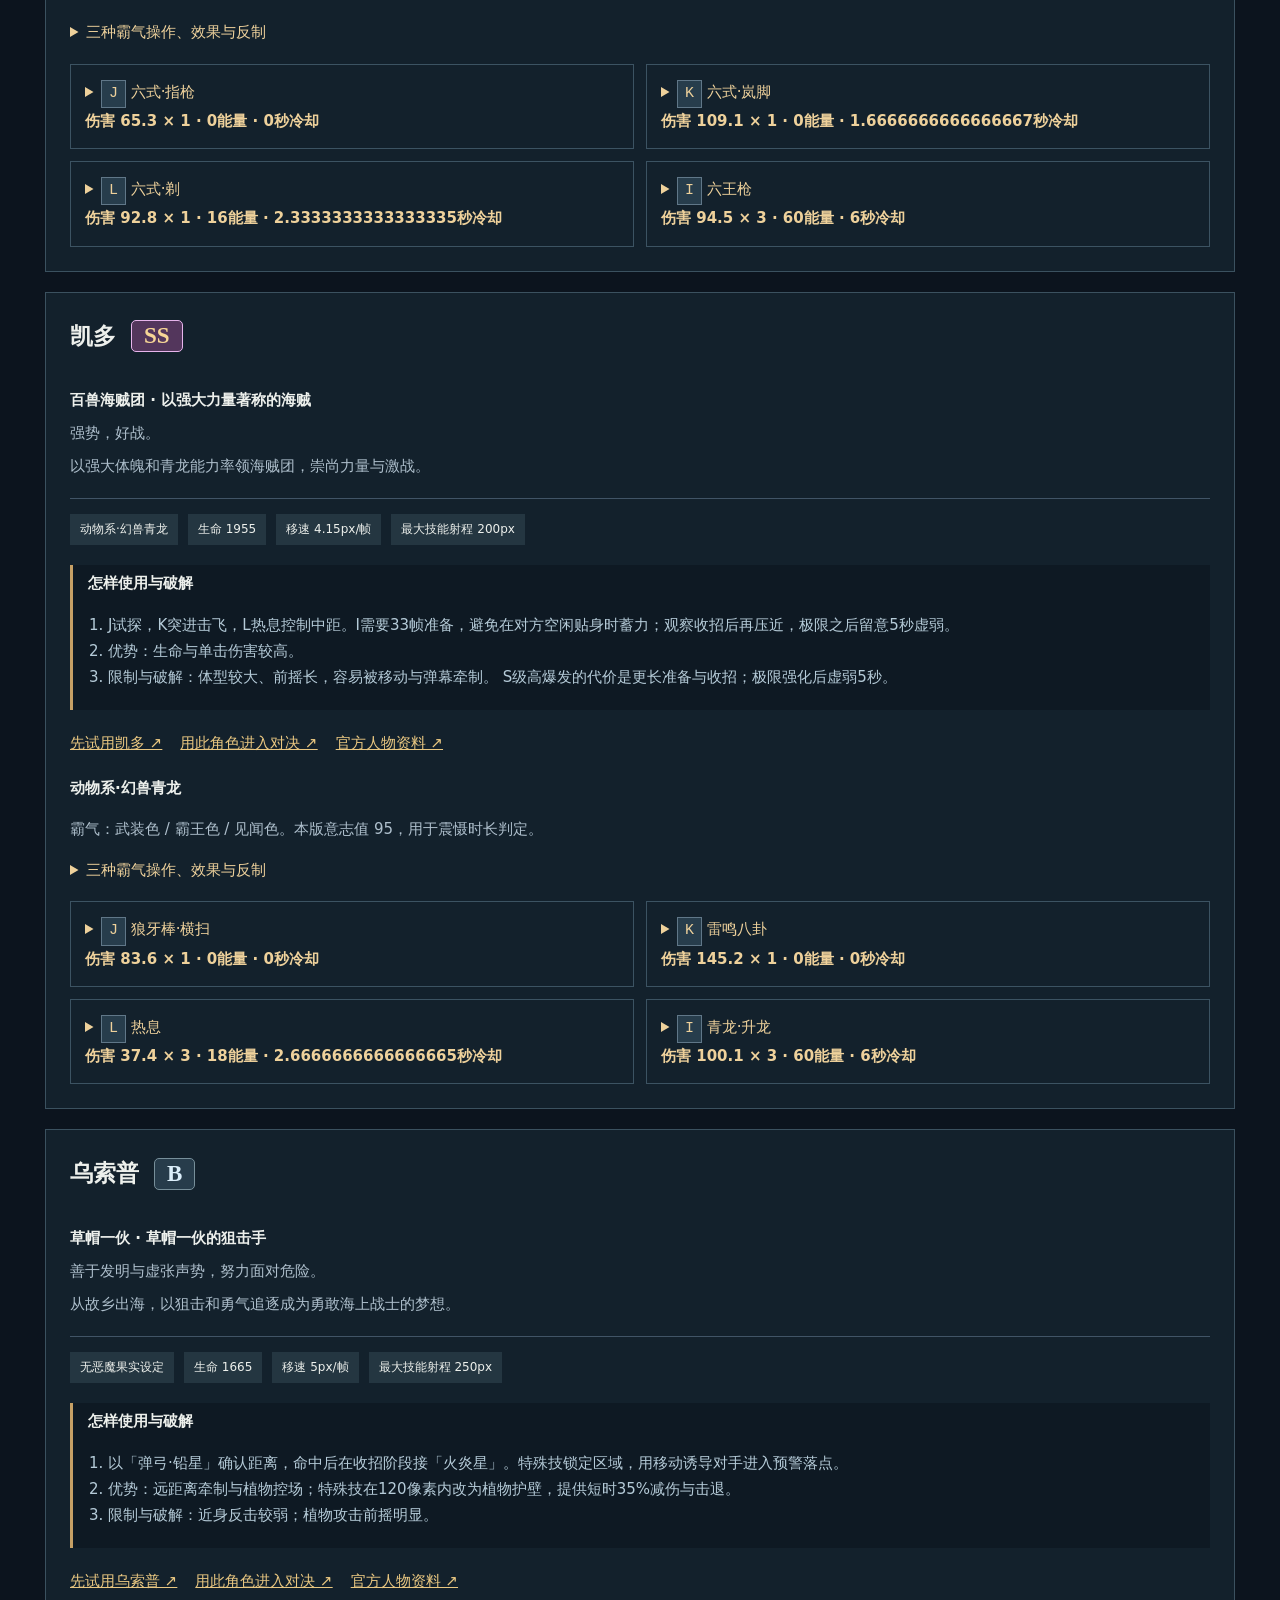
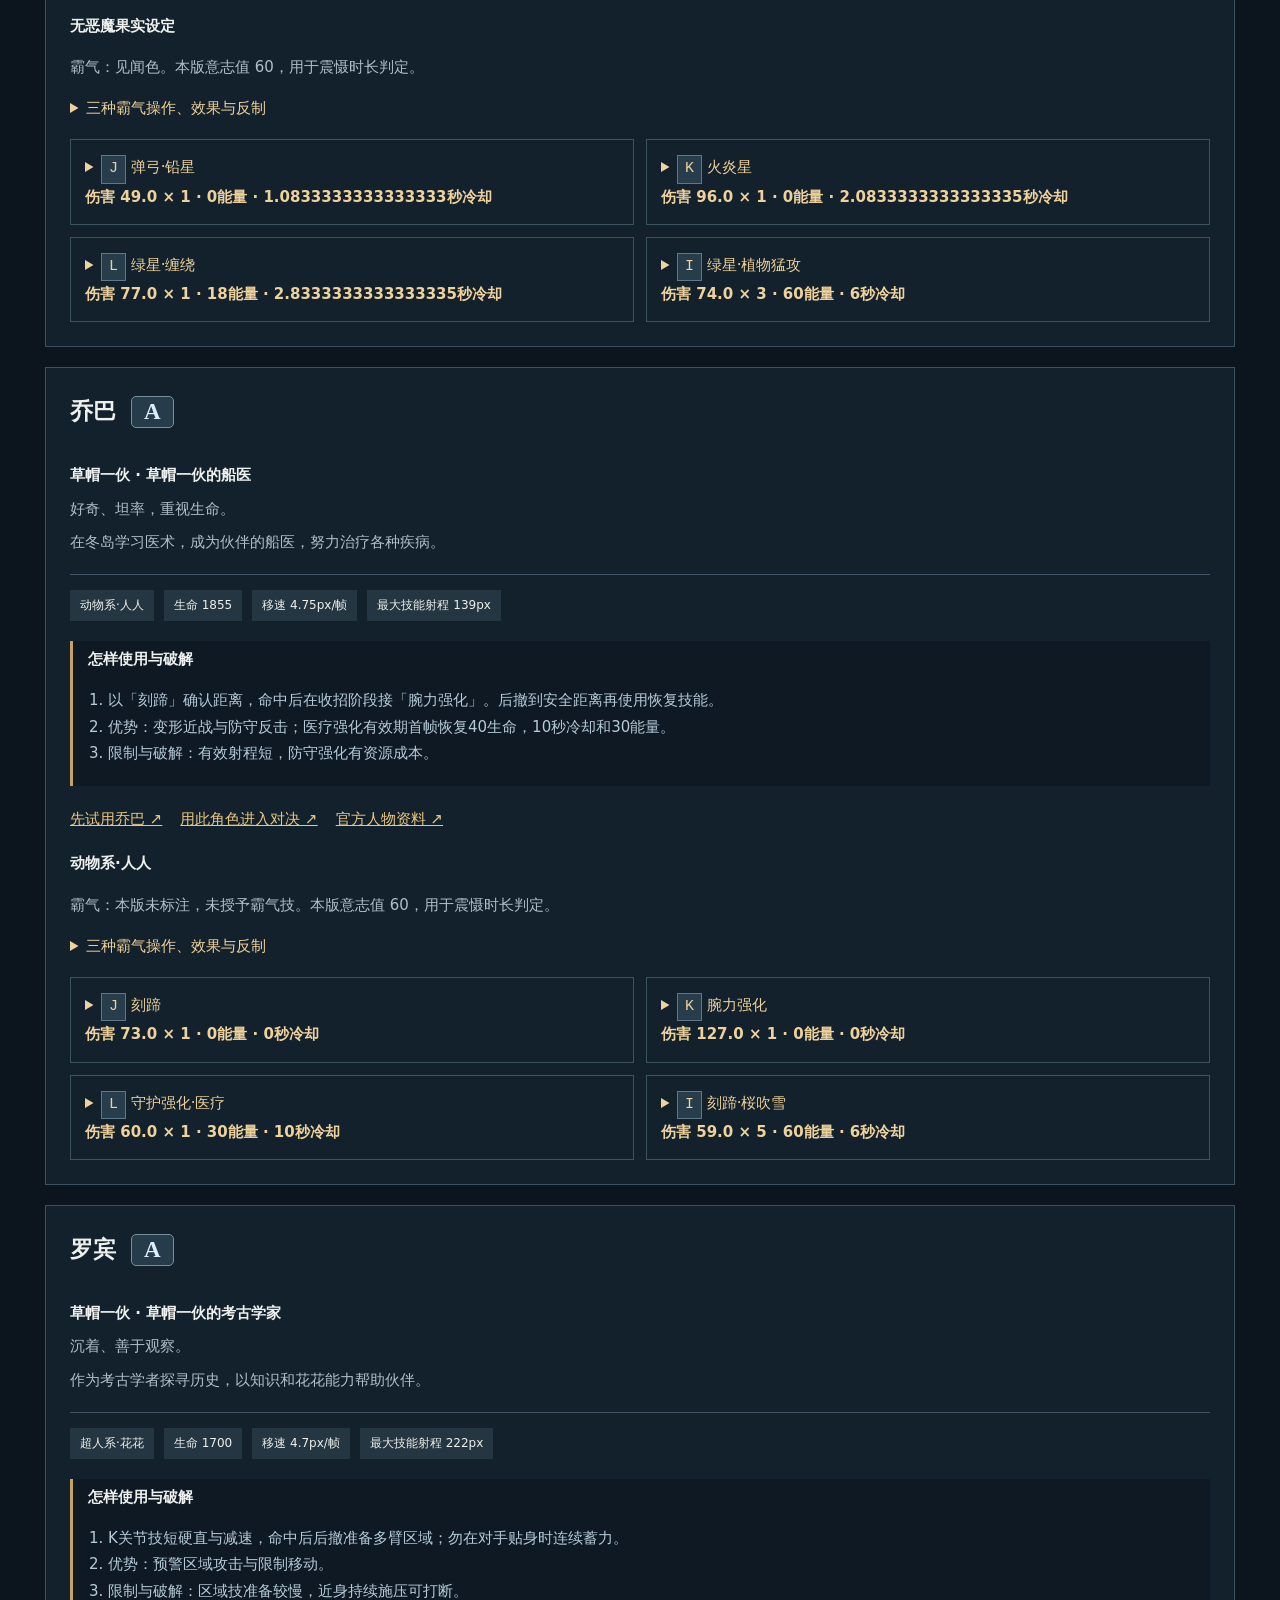
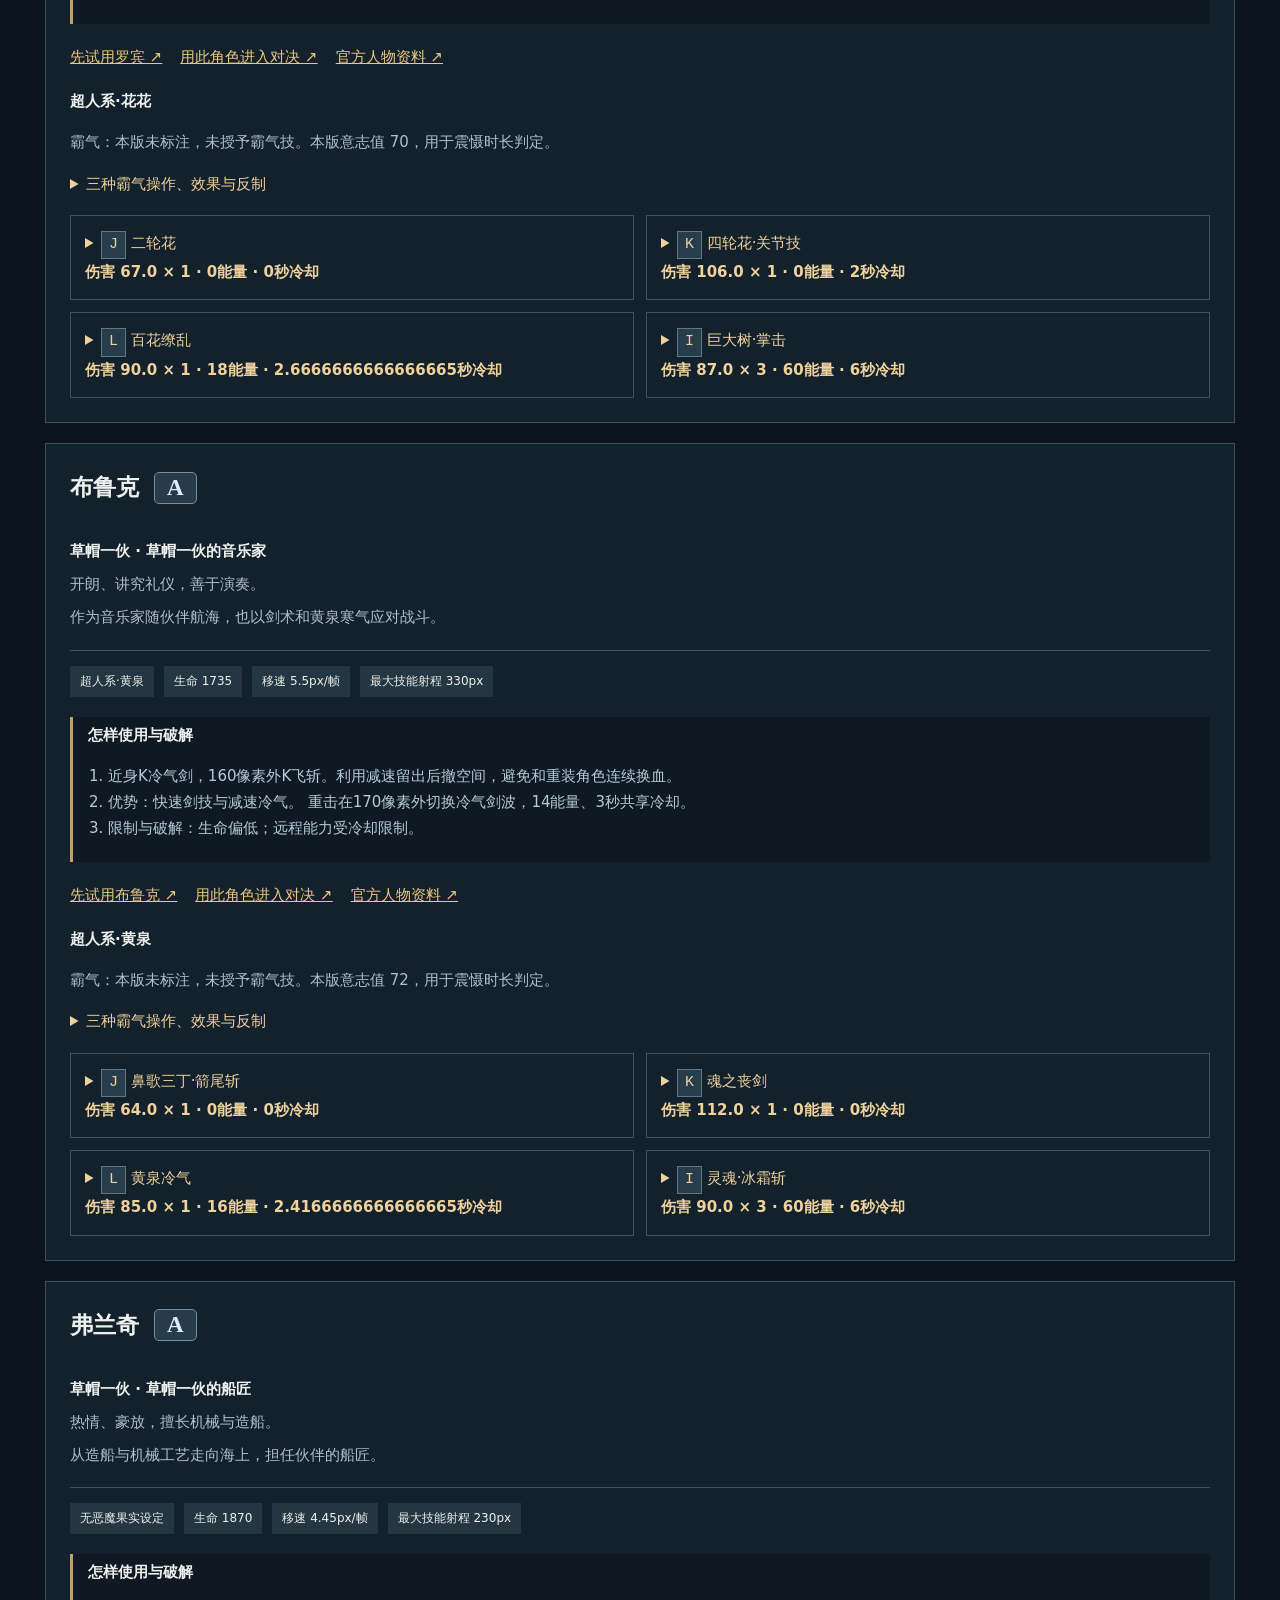
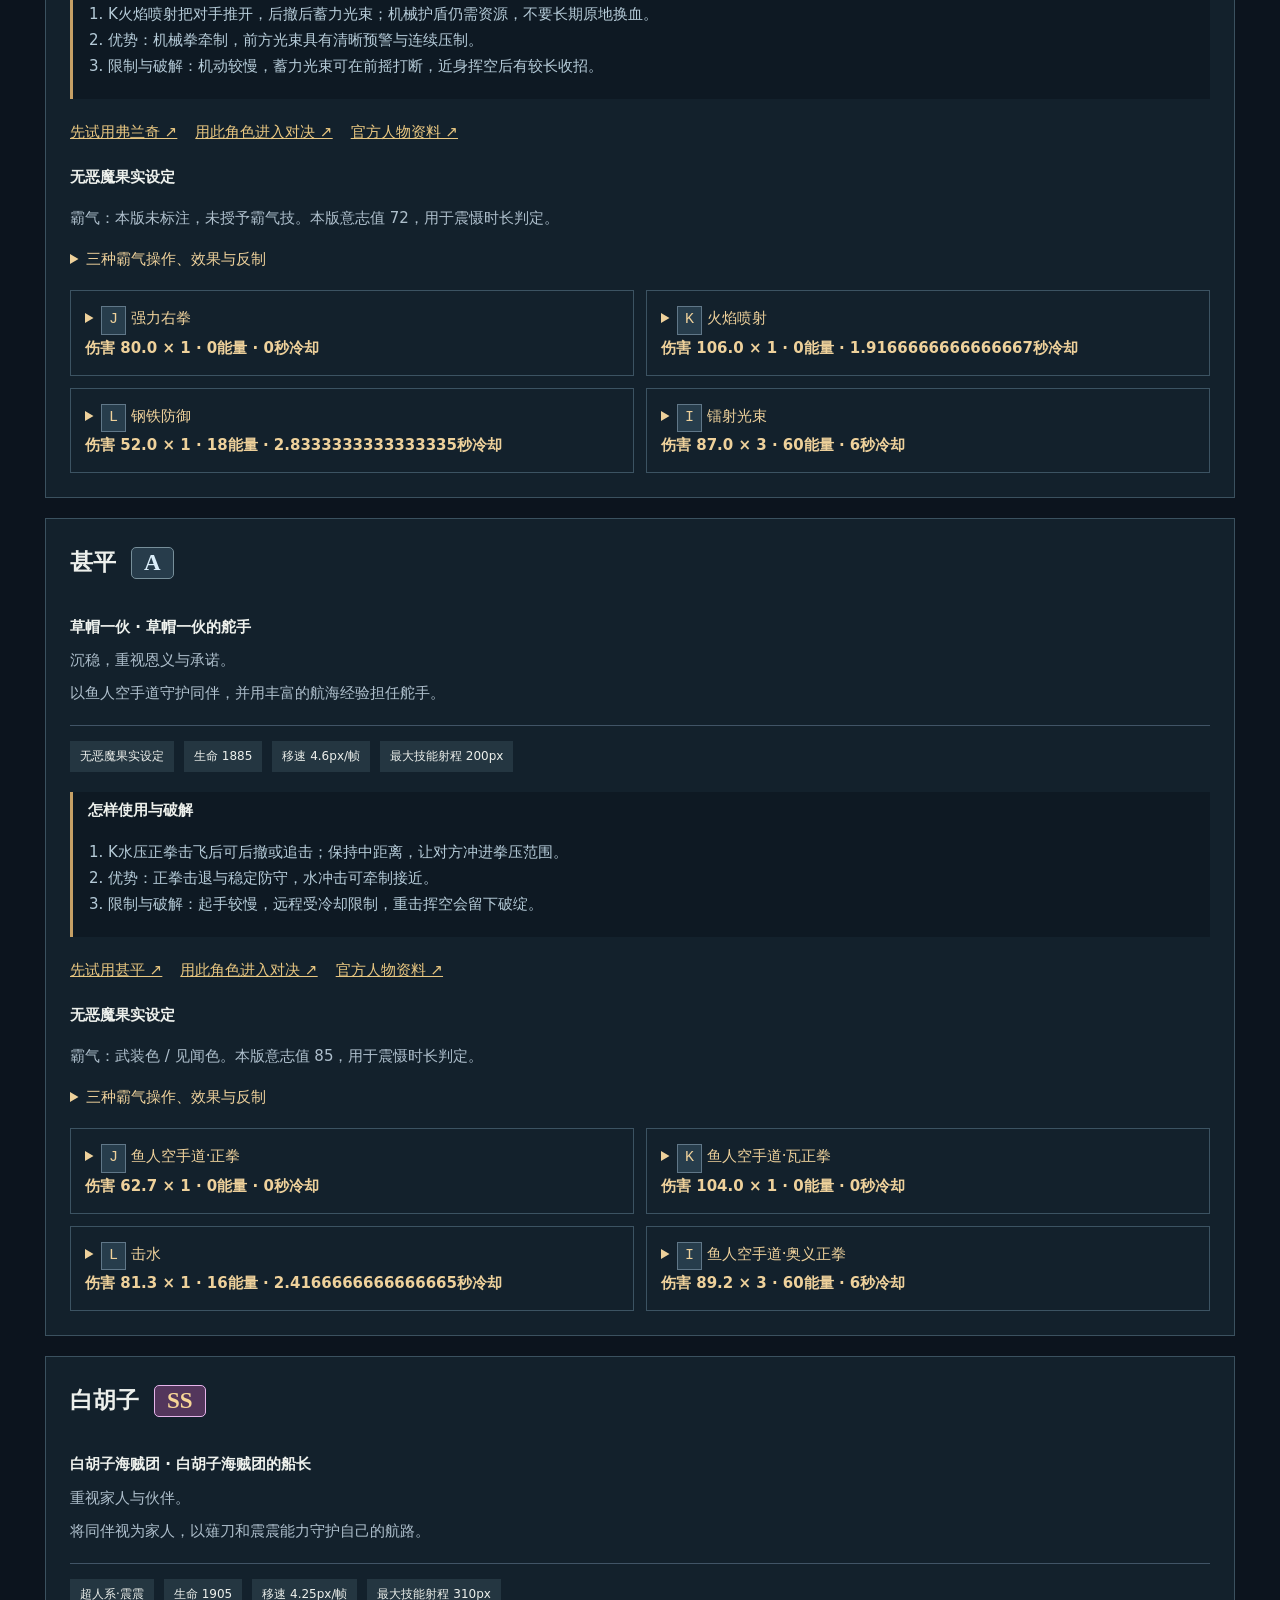
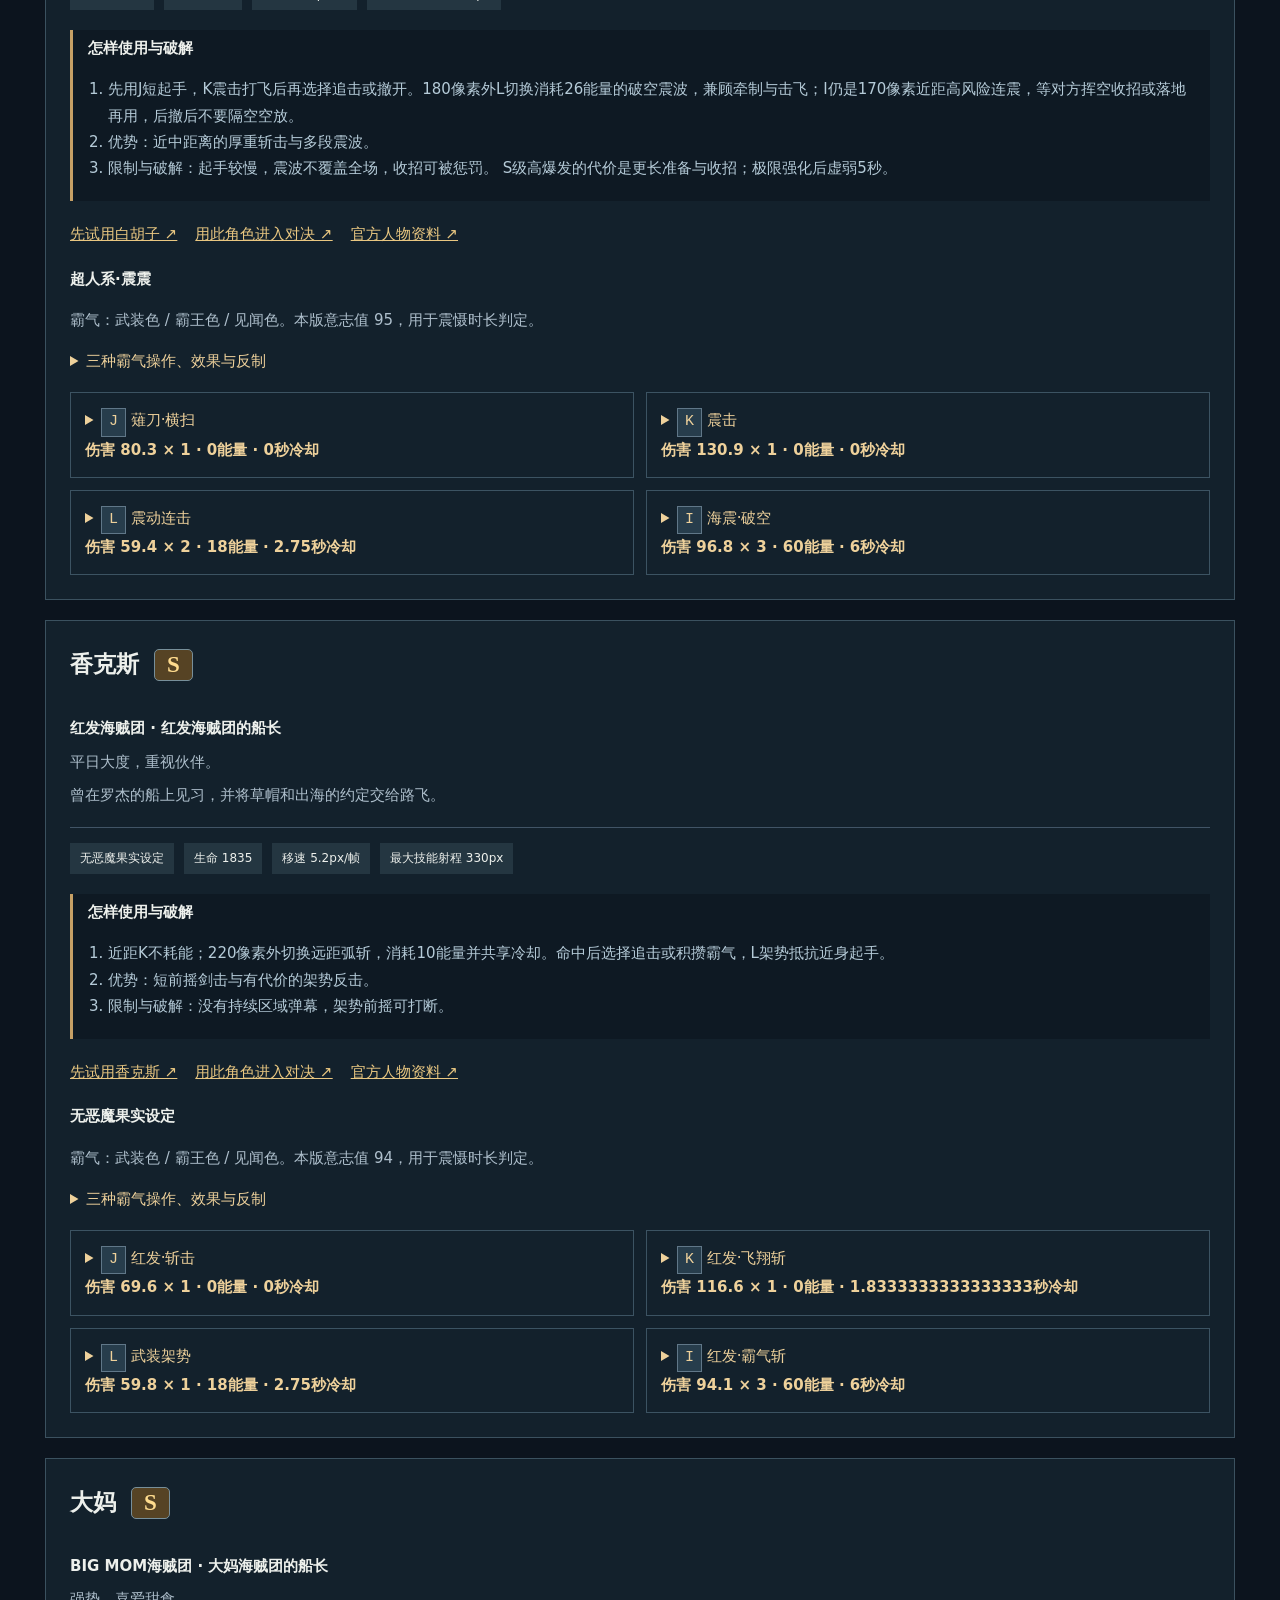
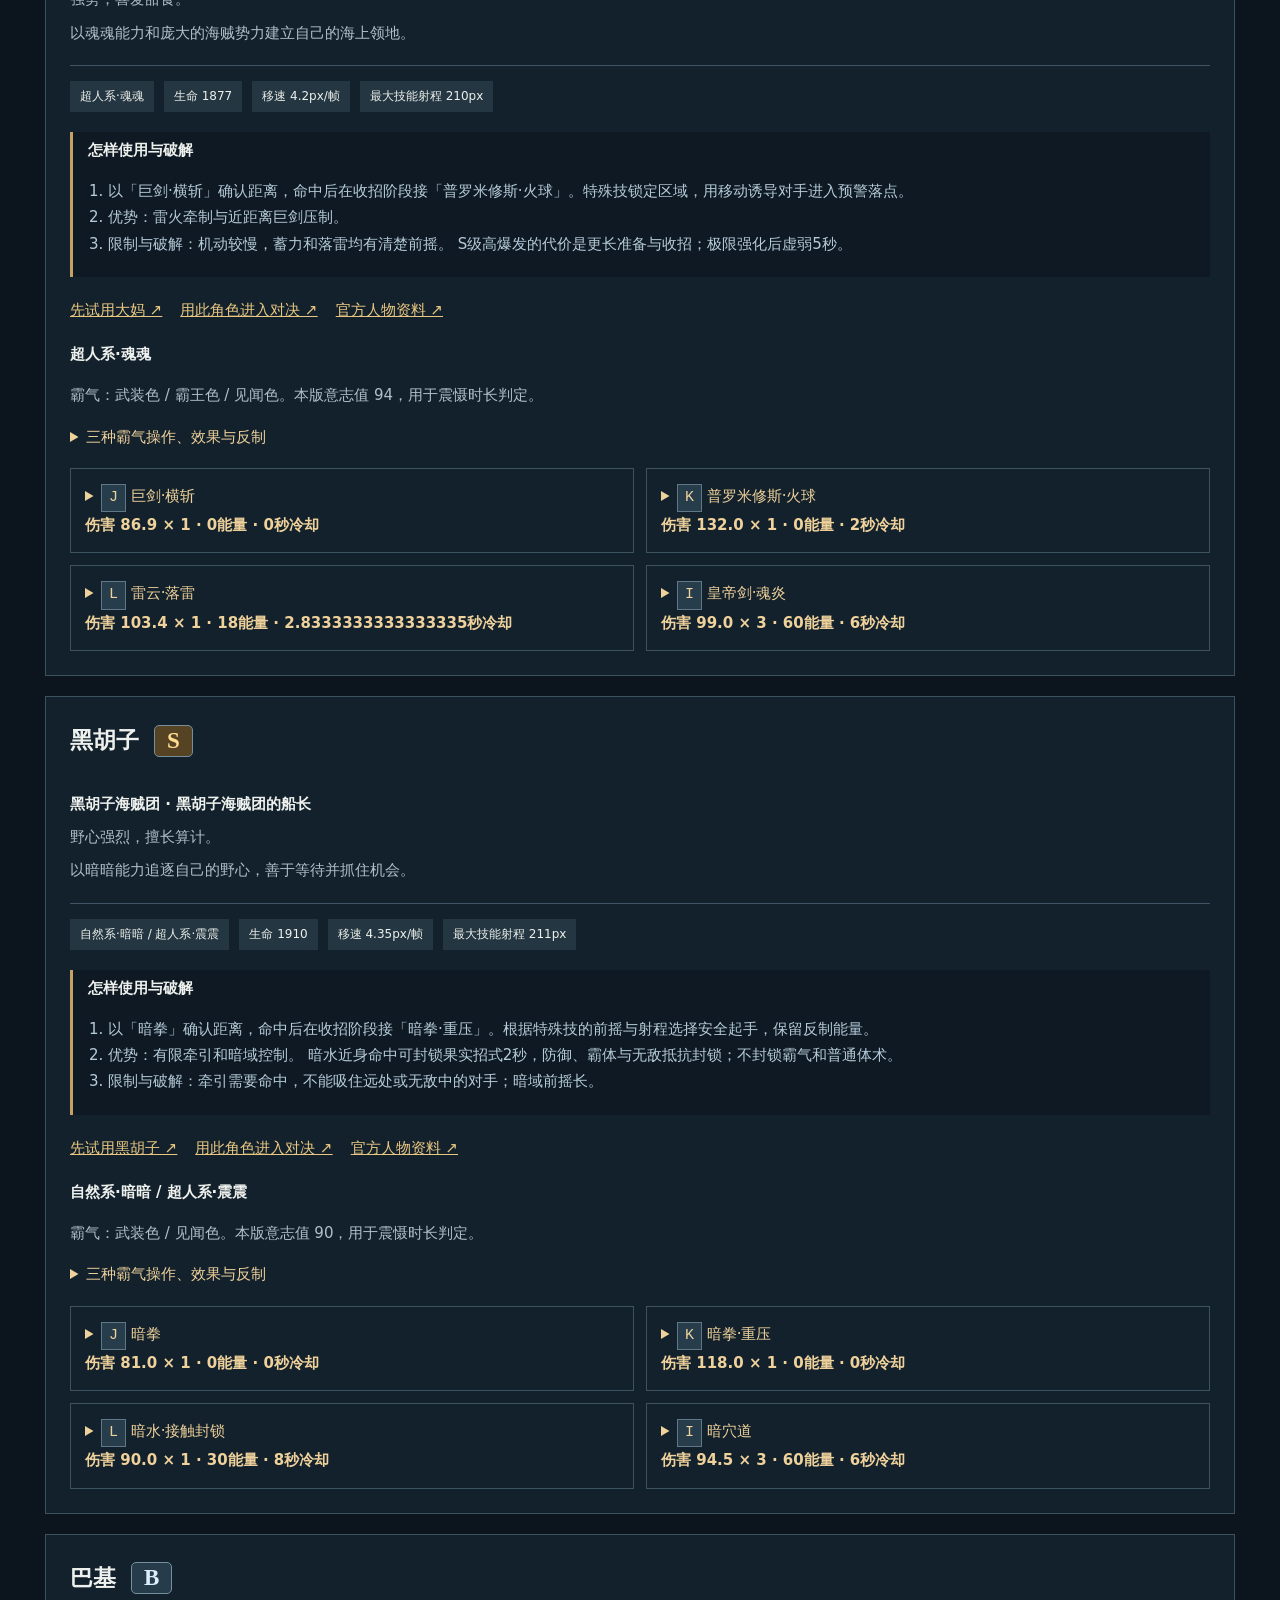
<file: handbook.html>
<!doctype html><html lang="zh-CN"><head><meta charset="utf-8"><meta name="viewport" content="width=device-width,initial-scale=1"><title>战斗手册 · 伟大航路</title><link rel="stylesheet" href="handbook.css?v=1804"></head><body><main><header><a href="index.html#guide">← 返回玩法指南</a><span>COMBAT HANDBOOK</span><a href="index.html">返回竞技场</a></header><p class="rating-reference">评级仅供参考，实际表现取决于技能克制、操作、资源和场地，不代表固定的强弱或胜负顺序。</p><div class="eyebrow">规则 → 试招 → 实战</div><h1>看懂能力，<em>再选择出手。</em></h1><p class="lead">40名角色共用同一组防御、打断与资源规则。下面可查看角色的实际游戏参数，展开每一招即可查看时长、限制和反制。</p><div class="learning-path"><article><b>01 · 先确定打法</b><p>查看射程和优势，用远程试探、近战确认或控制布置创造起手。</p></article><article><b>02 · 再练反制</b><p>训练场可切换静止、防御和三档CPU。先观察前摇，再练防御与后撤。</p></article><article><b>03 · 最后检验</b><p>对决看资源与距离，团队赛看禁选和出场顺序。赛后复盘查看本局事件。</p></article></div><nav class="quick"><a href="ability-lab.html">进入能力训练场 ↗</a><a href="team.html">三人团队赛 ↗</a><a href="character-parameters.csv" download>下载40人参数表 ↓</a><a href="skill-parameters.csv" download>下载160招数值表 ↓</a></nav><details class="shared-rules"><summary>共同规则、按键与状态提示</summary><p>双方相距至少260像素，连续1.5秒不出招、不受击且不防御，场上也无本方弹幕、召唤物或持续地形，自动回能由2.1提高至3.6/秒；重新出招、受击、防御或靠近即重新计时。劣势加成与虚弱仍影响该速度，能量上限100。</p><p>A/D移动，W或空格二连跳，S正面防御，J/K/L/I出招，E后撤，H武装、G见闻、Shift+H霸王、Shift+I极限。P/Esc暂停。菜单Tab移动、Enter确认、Esc返回。</p><p>冷却从出招开始计时，挥空仍完整收招。命中或被防住后的收招，可向更高阶接招；已经发射的弹幕继续飞行。同帧合法攻击互相结算，大招无通用优先权。伤害随连段递减，防御消耗护盾，耗尽会破防。</p><p>形态、光晕和巨大拳头不自动增大受击框，不自动提供无敌。元素化降低普通物理伤害，武装色和能力伤害可反制。三种霸气互斥，共用冷却；总攻击倍率上限1.50。每招的专属状态和例外以下方说明为准。</p><p>标准单局60秒，三局两胜；每小局暂停累计30秒。团队先禁对方3人，再选3位不同成员与顺序；每组角色三局两胜，团队大比分三局两胜，系统随机场地。练习场不限时，低生命自动恢复。</p><p>生命落后时有限提高回能与恢复道具倾斜，双方仍可争抢；评级结合能力上限、资源成本与反制空间，S表示能力上限和代价，不保证更高胜率。数值均为同人游戏参数。</p></details><section class="catalog-tools"><label>搜索人物、果实或打法<input id="search" type="search" placeholder="例如：门、影、剑气、元素化"></label><label>阵营<select id="faction"><option value="all">全部角色</option><option value="crew">草帽一伙</option><option value="emperor">四皇主题</option><option value="navy">海军主题</option><option value="rival">其他角色</option></select></label><label>评级<select id="rank"><option value="all">全部评级</option><option>SSS</option><option>SS</option><option>S</option><option>A</option><option>B</option><option>C</option></select></label><button id="clear-filters">清除筛选</button><span id="count" role="status"></span></section><section id="catalog"></section><p class="footnote">数值为同人游戏规则。先用训练场熟悉动作，比赛后根据复盘调整距离与资源管理。</p></main><dialog id="manual"><div class="modal-bar"><b>逐招动作与判定</b><button id="close-manual">← 返回技能卡 · Esc</button></div><iframe id="manual-frame" title="逐招动作说明"></iframe></dialog><script src="game/haki.js?v=1804"></script><script src="game/roster.js?v=1804"></script><script src="game/skill-info.js?v=1804"></script><script src="handbook.js?v=1804"></script></body></html>
</file>
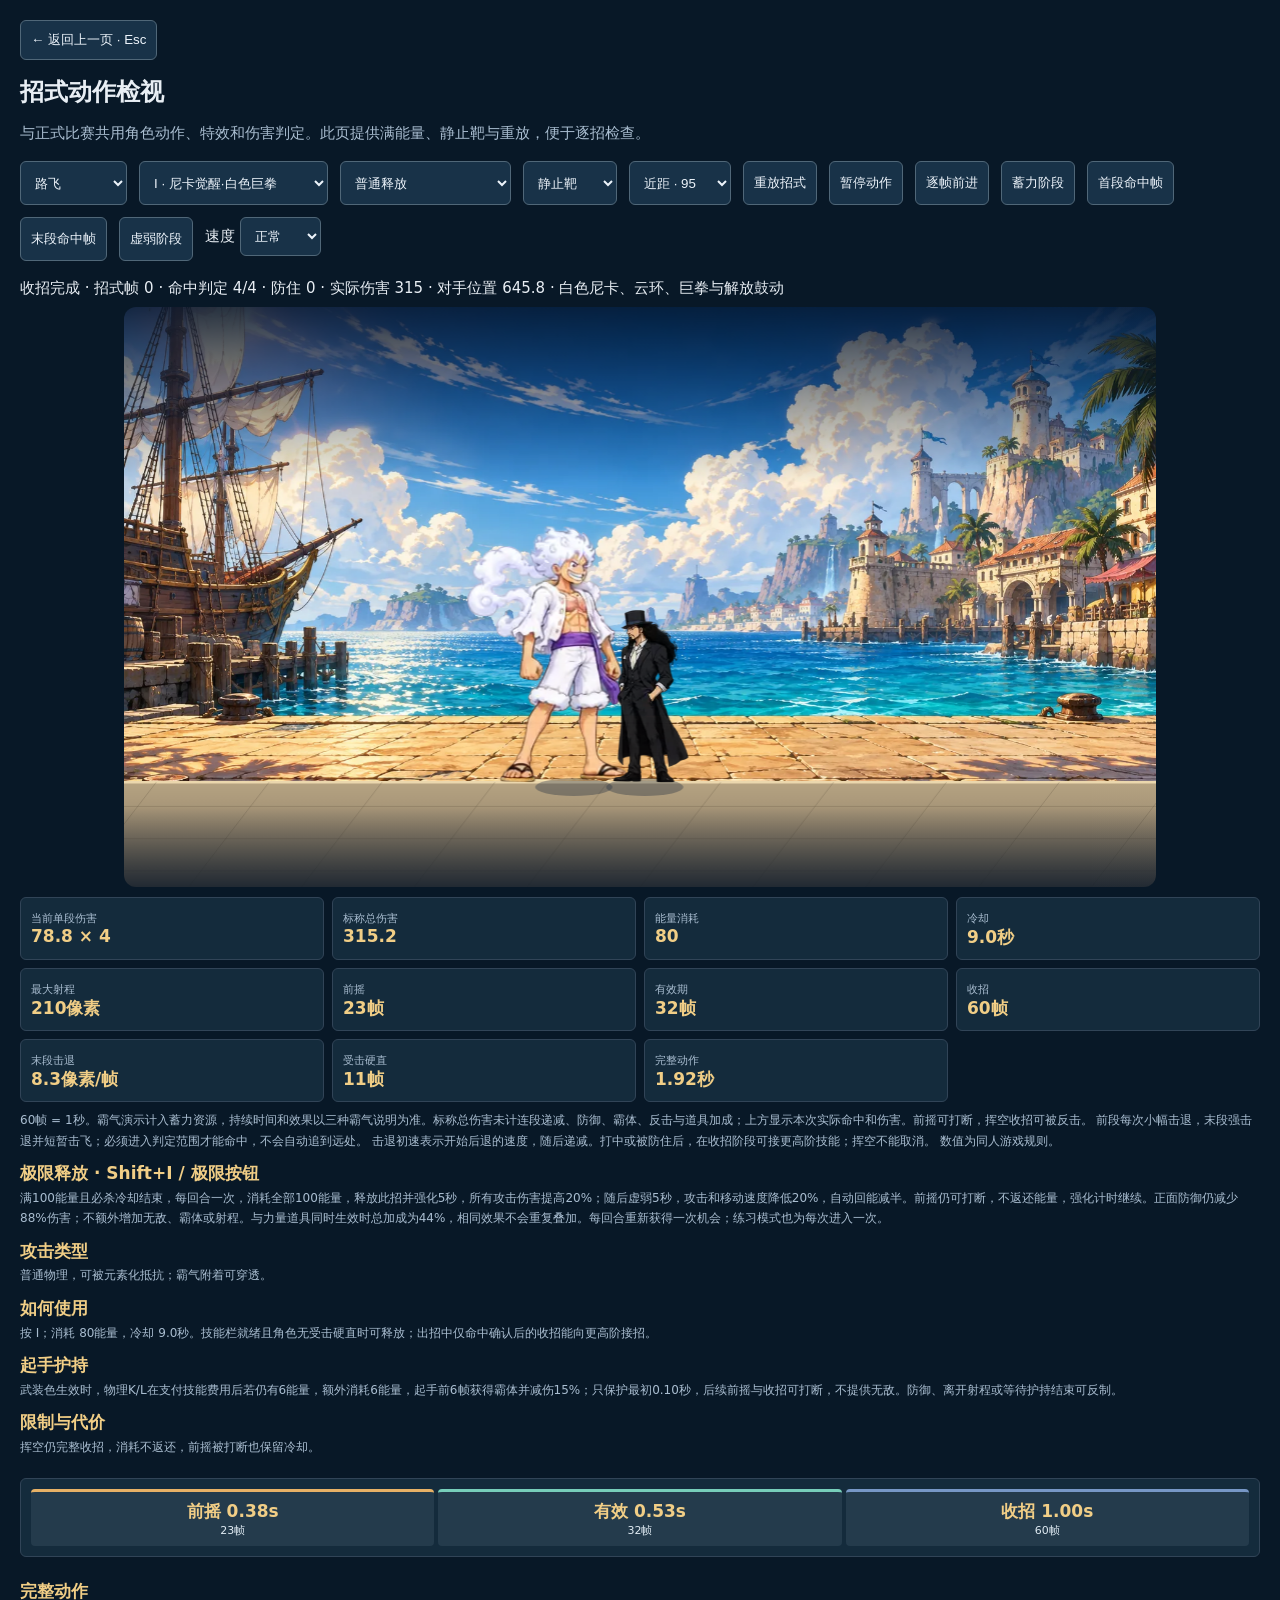
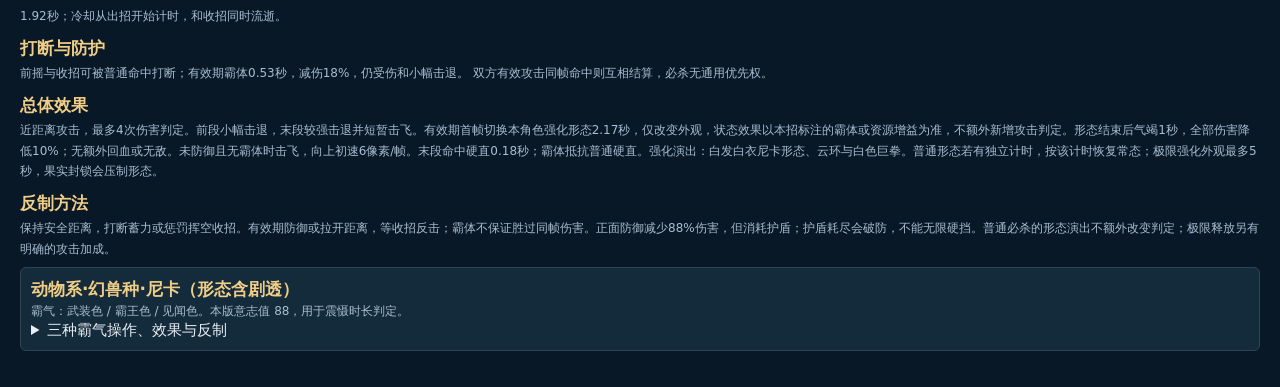
<file: motion-preview.html>
<!doctype html><html lang="zh-CN"><meta charset="utf-8"><meta name="viewport" content="width=device-width,initial-scale=1"><title>招式动作检视</title><style>body{margin:0;background:#081827;color:#e8eef4;font:15px system-ui}main{max-width:1280px;margin:auto;padding:20px}h1{font-size:24px}p{color:#a9bdd0}nav{display:flex;flex-wrap:wrap;gap:12px;align-items:center;margin:18px 0}button,select,input{background:#183248;color:#edf4fb;border:1px solid #506778;border-radius:6px;padding:10px}canvas{width:100%;aspect-ratio:16/9;border-radius:12px}output{font-variant-numeric:tabular-nums}a{color:#97d6eb}.meter{min-height:28px}#skill-facts{display:grid;grid-template-columns:repeat(4,minmax(0,1fr));gap:8px;margin:10px 0 16px}#skill-facts div{padding:10px;background:#142b3c;border:1px solid #314457;border-radius:6px}#skill-facts b{display:block;font-size:17px;color:#f1ce86}#skill-facts small{font-size:11px;color:#a9bdd0}#skill-facts p{grid-column:1/-1;font-size:12px;line-height:1.7;margin:0}body.embedded main{padding:12px}body.embedded main>a,body.embedded h1,body.embedded main>p{display:none}body.embedded nav{margin:0 0 12px}nav>*{min-height:44px}canvas{display:block}@media(max-width:650px){main{padding:12px}nav{gap:7px}button,select{padding:8px;font-size:12px}#skill-facts{grid-template-columns:repeat(2,minmax(0,1fr))}.meter{font-size:12px;line-height:1.7}}
@media(min-width:850px){body.embedded main{display:grid;grid-template-columns:minmax(0,3fr) minmax(230px,1fr);gap:12px;align-items:start}body.embedded nav,body.embedded .meter{grid-column:1/-1;margin-bottom:0}body.embedded canvas{grid-column:1;grid-row:3;height:auto}body.embedded #skill-facts{grid-column:2;grid-row:3;grid-template-columns:repeat(2,minmax(0,1fr));margin:0}body.embedded #skill-facts p{font-size:11px}}
@media(max-width:849px){body.embedded main{display:flex;flex-direction:column;gap:10px}body.embedded nav{order:0;width:100%}body.embedded .meter{order:1}body.embedded canvas{order:2;width:100%;flex:none}body.embedded #skill-facts{order:3;width:100%;margin-top:0}}
.skill-timeline{display:flex;gap:4px;margin:12px 0}.skill-timeline span{flex:1;min-width:0;padding:8px 4px;border-radius:4px;text-align:center;font-size:11px;background:#243b4c;color:#dfeaf2}.skill-timeline b{display:block;font-size:11px;white-space:nowrap}.skill-timeline .wind{border-top:3px solid #e7b166}.skill-timeline .active{border-top:3px solid #77ceba}.skill-timeline .recover{border-top:3px solid #7797c6}.counter{line-height:1.8}.counter>b{color:#e5c887}#skill-facts .skill-timeline{grid-column:1/-1}#skill-facts .counter,#skill-facts .power-card{grid-column:1/-1}@media(min-width:850px) and (min-height:601px){body:not(.embedded) canvas{width:min(100%,calc((100dvh - 320px)*1.7778));height:auto;margin-inline:auto}}
</style><main><button id="preview-back">← 返回上一页 · Esc</button><h1>招式动作检视</h1><p>与正式比赛共用角色动作、特效和伤害判定。此页提供满能量、静止靶与重放，便于逐招检查。</p><nav><select id="actor" aria-label="角色"></select><select id="skill" aria-label="技能"></select><select id="release" aria-label="释放方式"><option value="normal">普通释放</option><option value="armament">武装附着 · 角色须拥有</option><option value="conqueror">霸王附着 · 角色须拥有</option><option value="awakening">极限释放 · 仅必杀</option></select><select id="defense" aria-label="靶防守"><option value="none">静止靶</option><option value="block">持续防御</option></select><select id="distance" aria-label="起始距离"><option value="95">近距 · 95</option><option value="175">中距 · 175</option><option value="350">远距 · 350</option></select><button id="play">重放招式</button><button id="pause">暂停动作</button><button id="step">逐帧前进</button><button id="wind">蓄力阶段</button><button id="impact">首段命中帧</button><button id="finish">末段命中帧</button><button id="fatigue">虚弱阶段</button><label>速度 <select id="speed"><option value="1">正常</option><option value=".35">慢动作</option></select></label></nav><div class="meter"><output id="info"></output></div><canvas id="battle" width="1280" height="720"></canvas><section id="skill-facts" aria-live="polite"></section></main><script src="game/haki.js?v=1804"></script><script src="game/roster.js?v=1804"></script><script src="game/expansion.js?v=1804"></script><script src="game/engine.js?v=1804"></script><script src="game/sprite-data.js?v=1804"></script><script src="game/sprites.js?v=1804"></script><script src="game/motion.js?v=1804"></script><script src="game/ink.js?v=1804"></script><script src="game/skill-info.js?v=1804"></script><script src="game/abilities.js?v=1804"></script><script src="game/expansion-visual.js?v=1804"></script><script src="game/benchmark-visual.js?v=1804"></script><script src="game/render.js?v=1804"></script><script src="game/preview.js?v=1804"></script></html>
</file>
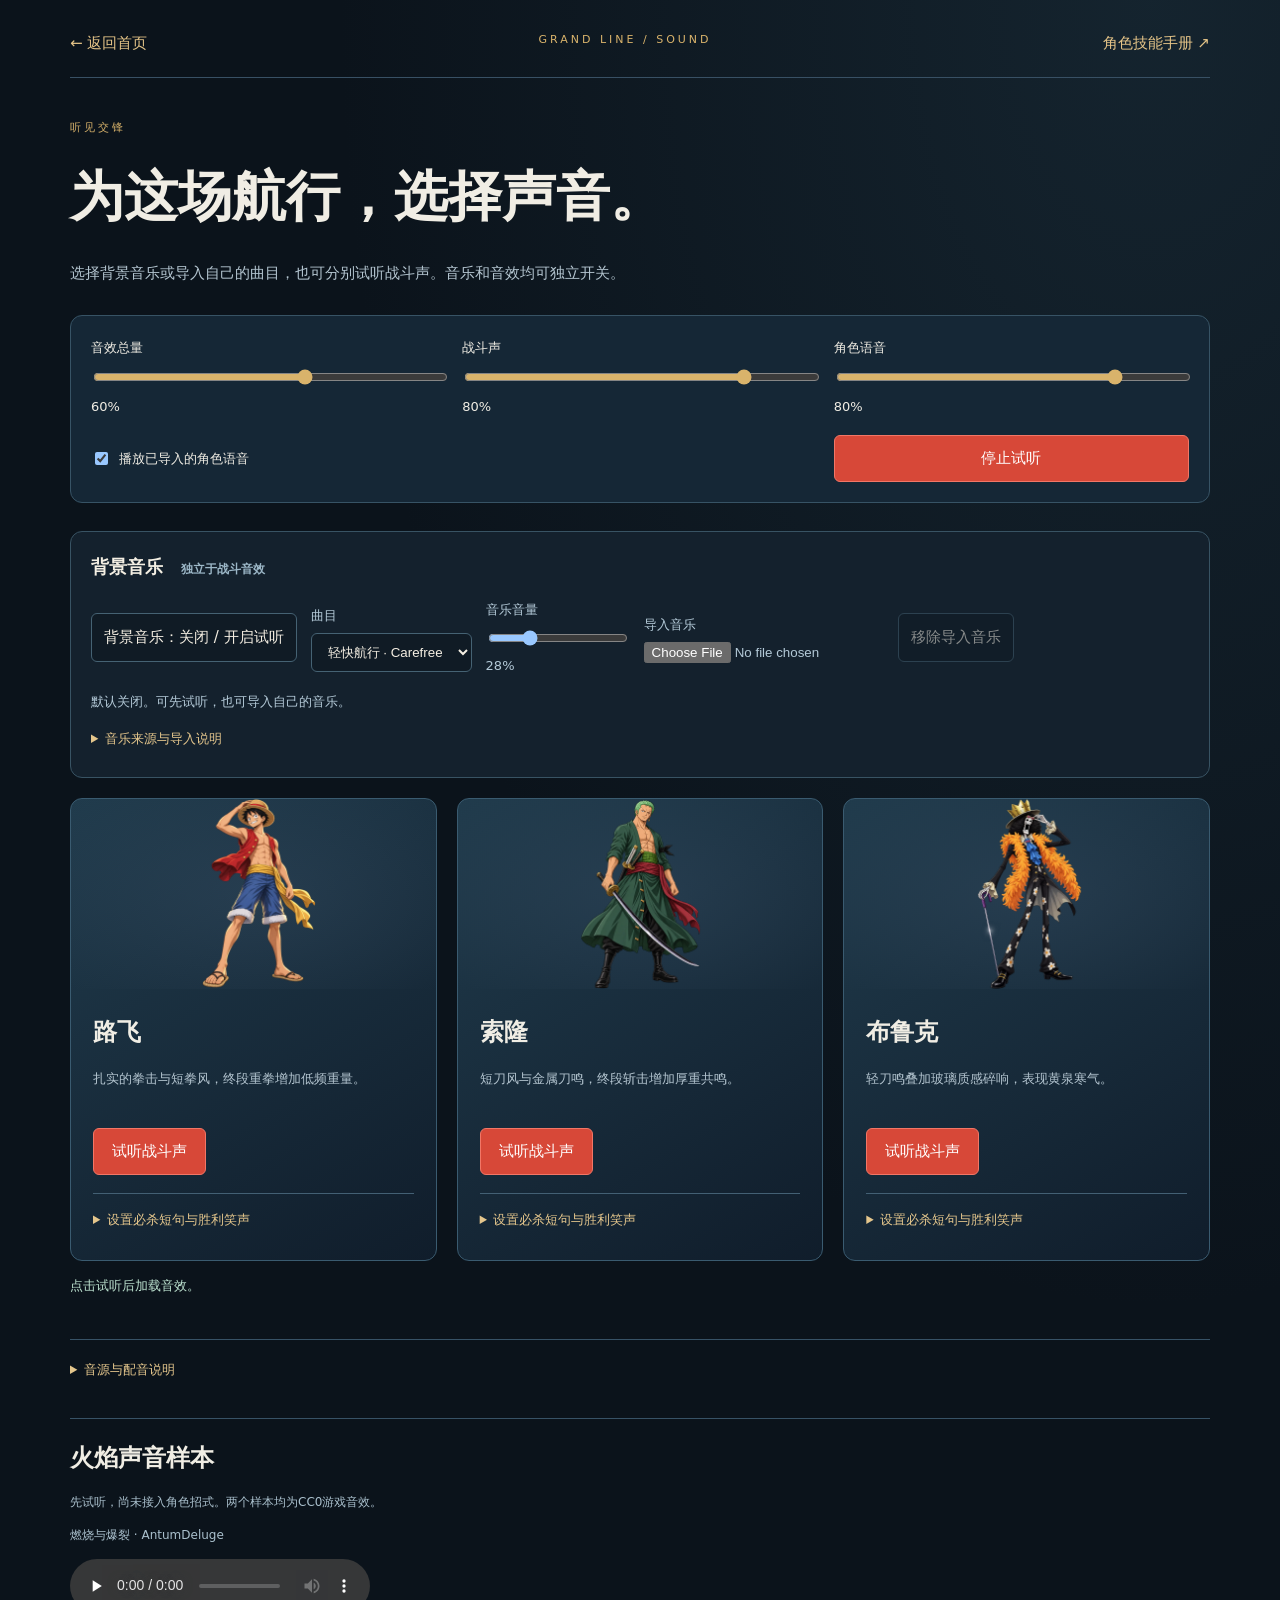
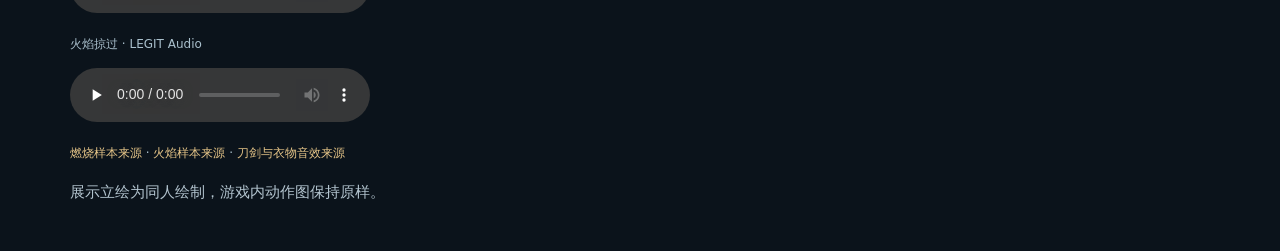
<file: sound-studio.html>
<!doctype html><html lang="zh-CN"><head><meta charset="utf-8"><meta name="viewport" content="width=device-width,initial-scale=1"><title>声音试听 · 伟大航路</title><link rel="stylesheet" href="sound-studio.css"><link rel="stylesheet" href="music.css"></head><body><main><header><a href="index.html">← 返回首页</a><span>GRAND LINE / SOUND</span><a href="handbook.html">角色技能手册 ↗</a></header><div class="eyebrow">听见交锋</div><h1>为这场航行，选择声音。</h1><p class="lead">选择背景音乐或导入自己的曲目，也可分别试听战斗声。音乐和音效均可独立开关。</p><section class="mix" aria-label="混音设置"><label>音效总量 <input type="range" id="master" min="0" max="100" value="60"><output id="master-value">60%</output></label><label>战斗声 <input type="range" id="effects" min="0" max="100" value="80"><output id="effects-value">80%</output></label><label>角色语音 <input type="range" id="voice" min="0" max="100" value="80"><output id="voice-value">80%</output></label><label class="check"><input type="checkbox" id="voice-enabled" checked> 播放已导入的角色语音</label><button id="stop">停止试听</button></section><section class="music-panel" data-music-panel></section><div id="cards" class="cards"></div><p id="status" role="status">点击试听后加载音效。</p><details class="sources"><summary>音源与配音说明</summary><p>本页战斗声由 Kenney CC0 音效素材与风声混合制作，属于游戏音效改编。原作配音尚未内置；导入的音频仅保存在此浏览器，不会上传。每位角色可分别设置必杀短句和胜利笑声，单段0.15至5秒、文件小于4MB。配音保持原音高，不进行声线合成。</p><p>支持WAV、MP3和OGG，实际解码取决于浏览器。声音设置会用于新进入的对战窗口；已经打开的对局需关闭并重新打开对战窗口。换浏览器或清除站点数据后需重新导入。</p><a href="https://kenney.nl/assets/impact-sounds" target="_blank" rel="noopener">Kenney素材与CC0许可 ↗</a></details><section class="sources"><h2>火焰声音样本</h2><p>先试听，尚未接入角色招式。两个样本均为CC0游戏音效。</p><p>燃烧与爆裂 · AntumDeluge</p><audio controls preload="none" src="assets/audio/fire-crackle.ogg"></audio><p>火焰掠过 · LEGIT Audio</p><audio controls preload="none" src="assets/audio/fire-staff.mp3"></audio><p><a href="https://opengameart.org/content/fire-crackling">燃烧样本来源</a> · <a href="https://opengameart.org/content/fire-staff-sound-effects">火焰样本来源</a> · <a href="https://kenney.nl/assets/rpg-audio">刀剑与衣物音效来源</a></p></section><p class="lead">展示立绘为同人绘制，游戏内动作图保持原样。</p></main><script src="game/music.js?v=1804"></script><script src="game/audio.js"></script><script src="game/audio-samples.js"></script><script src="sound-studio.js"></script></body></html>
</file>
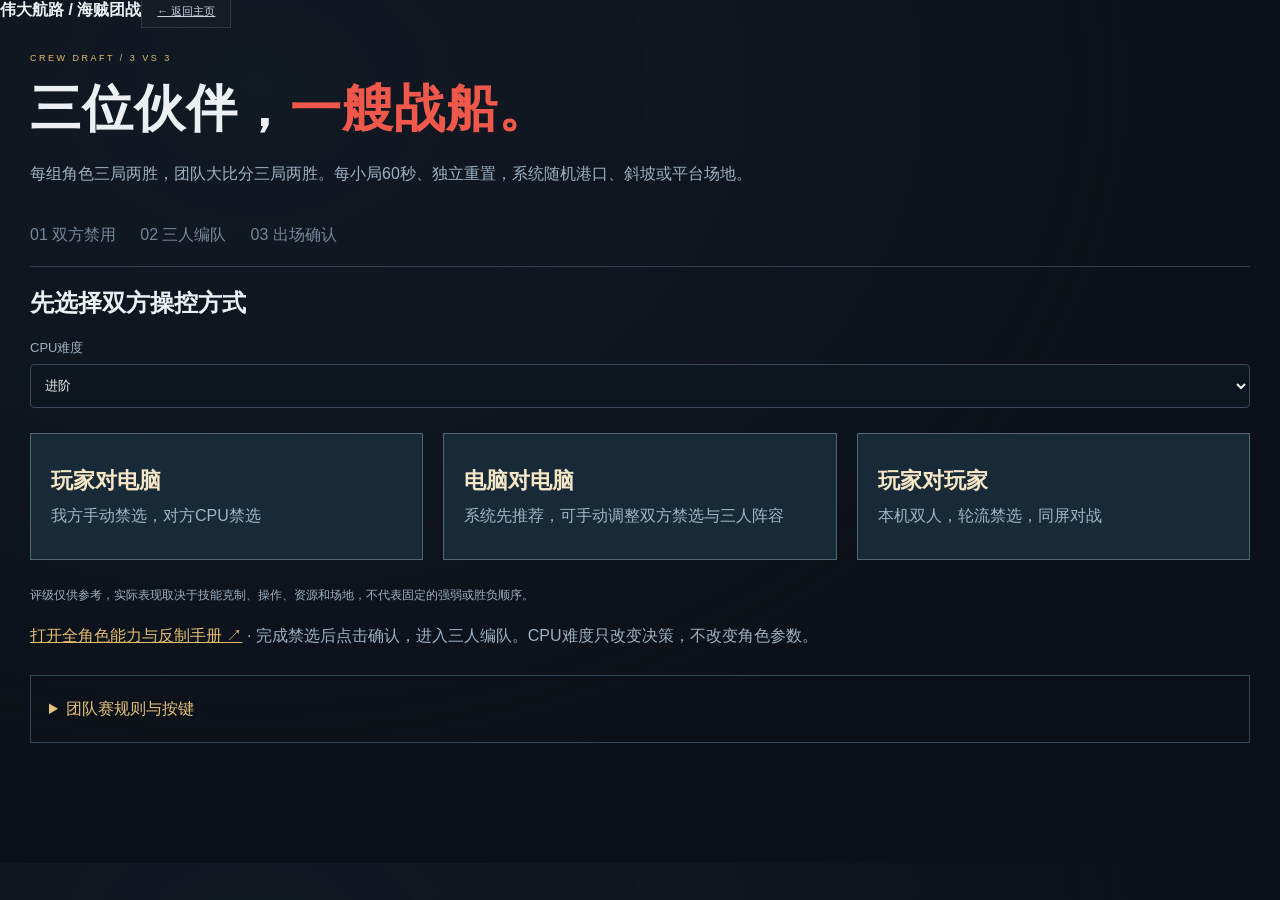
<file: team.html>
<!doctype html><html lang="zh-CN"><head><meta charset="utf-8"><meta name="viewport" content="width=device-width,initial-scale=1"><title>海贼团战 · 禁选与编队</title><link rel="stylesheet" href="game/game.css?v=1804"><link rel="stylesheet" href="team.css?v=1804"></head><body>
<header class="game-header"><strong>伟大航路 / 海贼团战</strong><a class="quiet" href="index.html" id="team-home">← 返回主页</a></header><main class="draft-page"><div class="eyebrow">CREW DRAFT / 3 VS 3</div><h1>三位伙伴，<span>一艘战船。</span></h1><p>每组角色三局两胜，团队大比分三局两胜。每小局60秒、独立重置，系统随机港口、斜坡或平台场地。</p><nav class="draft-steps" aria-label="编队进度"><span id="step-ban">01 双方禁用</span><span id="step-pick">02 三人编队</span><span id="step-review">03 出场确认</span></nav>
<section id="control-choice"><h2>先选择双方操控方式</h2><label>CPU难度<select id="team-difficulty"><option value="easy">入门</option><option value="normal" selected>进阶</option><option value="hard">专业</option></select></label><div class="control-cards"><button data-control="pve"><b>玩家对电脑</b><span>我方手动禁选，对方CPU禁选</span></button><button data-control="cpu"><b>电脑对电脑</b><span>系统先推荐，可手动调整双方禁选与三人阵容</span></button><button data-control="pvp"><b>玩家对玩家</b><span>本机双人，轮流禁选，同屏对战</span></button></div></section><section id="draft-options"><p>双方统一各禁用3名角色。每艘船选择3名出场成员。</p></section><p class="rating-reference">评级仅供参考，实际表现取决于技能克制、操作、资源和场地，不代表固定的强弱或胜负顺序。</p><div class="crew-layout"><aside id="crew-left" class="crew-panel"></aside><section class="draft-center"><h2 id="draft-heading"></h2><p id="draft-hint"></p><label class="search-label">搜索角色<input id="draft-search" type="search" placeholder="名字、定位或能力"></label><div id="draft-roster" class="draft-roster"></div><div id="draft-detail" class="draft-detail"></div></section><aside id="crew-right" class="crew-panel"></aside></div>
<footer class="draft-footer"><button id="draft-back" class="quiet">← 返回上一步</button><p id="draft-message" role="status" aria-live="polite"></p><button id="draft-next" class="primary">确认禁用 →</button></footer><p class="draft-handbook"><a href="handbook.html" target="_blank">打开全角色能力与反制手册 ↗</a> · 完成禁选后点击确认，进入三人编队。CPU难度只改变决策，不改变角色参数。</p><details class="draft-rules"><summary>团队赛规则与按键</summary><p>我方禁用只限制对方，对方禁用只限制我方。每队必须选择三位不同的未禁用成员，双方允许镜像阵容。出场顺序锁定后，第一位对第一位，第二位对第二位，必要时第三位对第三位。</p><p>一组角色先赢两小局获得一个团队大分。团队先赢两组获胜。平局不计分、原角色重赛。生命、蓝量、极限释放资格与暂停预算每小局重置，道具倾斜使用当前出场角色与实时生命差。暂停每小局累计最多30秒。</p><p>编队：点击或Tab切换，Enter确认，Esc返回上一步。对战：A/D移动，E短后撤，W/空格二连跳，S防御，J/K/L/I技能，H武装，G见闻，Shift+H霸王，Shift+I极限，P/Esc暂停。技能与霸气消耗、冷却及反制以各角色说明为准。此模式玩家对电脑由我方玩家操作；电脑对电脑双方自动操作；玩家对玩家支持本机双人。P2用方向键移动/跳跃/防御，数字小键盘1/2/3/0释放技能，4武装、5见闻、6霸王、Decimal极限，7后撤，8自选穿门、9收门1、减号收门2；也可点击P2技能按钮。当前沿用同屏显示，透明化轮廓以玩家一视角显示；玩家二可看到该轮廓，双人信息隐藏待后续完善。</p></details></main>
<script src="game/haki.js?v=1804"></script><script src="game/roster.js?v=1804"></script><script src="game/expansion.js?v=1804"></script><script src="game/engine.js?v=1804"></script><script src="game/modes.js?v=1804"></script><script src="game/sprite-data.js?v=1804"></script><script src="game/sprites.js?v=1804"></script><script src="game/motion.js?v=1804"></script><script src="game/ink.js?v=1804"></script><script src="team.js?v=1804"></script></body></html>
</file>
<file: style.css>
:root{--bg:#0c1117;--panel:#151c24;--muted:#9ba4ac;--cream:#efece4;--red:#e34538;--gold:#d9b36b}*{box-sizing:border-box}body{margin:0;background:var(--bg);color:var(--cream);font-family:"Microsoft YaHei",sans-serif}button,a{-webkit-tap-highlight-color:transparent}button{font:inherit;cursor:pointer}a{color:inherit;text-decoration:none}button:focus-visible,a:focus-visible{outline:2px solid var(--gold);outline-offset:5px}header{min-height:96px;padding:20px 5%;display:flex;align-items:center;justify-content:space-between;border-bottom:1px solid #ffffff12;gap:20px}.brand{display:flex;gap:12px;align-items:center;font-size:20px;letter-spacing:3px;font-weight:800}.brand b{display:block;font-size:9px;letter-spacing:2px;margin-top:7px;color:var(--muted)}.emblem{font-size:36px;color:var(--gold)}nav{display:flex;gap:22px}nav button{min-height:44px;border:0;background:none;color:var(--muted);font-size:13px;position:relative}nav button.active{color:var(--cream)}nav button.active:after{content:"";position:absolute;bottom:-26px;left:15%;right:15%;height:3px;background:var(--red)}.version{color:#87909a;font-size:11px;border:1px solid #ffffff20;padding:8px 12px}main{max-width:1600px;margin:auto;padding:44px 5% 20px}.eyebrow{font-size:10px;letter-spacing:2.5px;color:var(--gold);display:flex;align-items:center;gap:9px}.eyebrow>span{height:6px;width:6px;border-radius:50%;background:var(--red)}.arena-layout{display:grid;grid-template-columns:0.9fr 1.2fr;gap:5%;align-items:center;min-height:485px}.kicker{letter-spacing:5px;color:var(--muted);font-size:12px;margin-top:36px}h1{font-size:clamp(44px,4.6vw,72px);line-height:1.22;letter-spacing:1px;margin:20px 0}h1 span{color:var(--red)}.lead{font-size:14px;line-height:2;color:var(--muted);max-width:700px}.actions{display:flex;gap:14px;margin-top:28px}.primary,.secondary{height:52px;padding:0 26px;border:0;font-size:13px;font-weight:700}.primary{background:var(--red);color:white;min-width:180px;text-align:left}.primary span{float:right;margin-left:30px}.secondary{border:1px solid #ffffff30;background:transparent;color:var(--cream)}.primary:hover{background:#f45446}.secondary:hover{border-color:var(--gold)}.stats{display:flex;gap:30px;margin-top:36px}.stats>div{display:flex;flex-direction:column;gap:8px}.stats strong{font-family:Impact,"Arial Narrow",sans-serif;font-size:26px;letter-spacing:1px}.stats strong span{font-size:15px}.stats>div>span{font-size:10px;color:#89939e}.matchup{position:relative;margin-top:24px}.arena-label,.match-bottom{display:flex;justify-content:space-between;font-size:9px;letter-spacing:1px;color:var(--muted);padding:16px 0}.arena-label{border-bottom:1px solid #ffffff20}.arena-label span{color:var(--gold)}.fighters{display:grid;grid-template-columns:1fr 1fr;gap:12px;position:relative;padding-top:15px}.fighter{height:355px;position:relative;background:#222;overflow:hidden;transform:skewY(-2deg)}.fighter img{width:100%;height:100%;object-fit:cover;object-position:center;filter:saturate(.65);opacity:.85}.fighter:after{content:"";position:absolute;inset:0;background:linear-gradient(transparent 20%,#12182140 45%,#121821 100%);border-bottom:3px solid var(--red)}.fighter.gold:after{border-color:var(--gold)}.fighter-info{position:absolute;bottom:22px;left:22px;z-index:1;transform:skewY(2deg)}.fighter-info span{font-size:9px;letter-spacing:2px;color:var(--gold)}.fighter-info h2{font-size:25px;margin:12px 0}.fighter-info p{font-size:11px;color:#b2bbc4}.vs{position:absolute;z-index:2;left:50%;top:44%;transform:translateX(-50%) rotate(-8deg);font:italic 54px Impact,sans-serif;color:var(--gold);text-shadow:3px 3px #0c1117}.match-bottom{border-bottom:1px solid #ffffff20;padding-top:22px;font-size:10px;letter-spacing:0}.below{display:grid;grid-template-columns:repeat(3,1fr);border-top:1px solid #ffffff20;border-bottom:1px solid #ffffff20;margin-top:34px;padding:25px 0;gap:22px}.below>div{display:flex;gap:18px}.number{font-size:12px;color:var(--gold);padding-top:4px}h3{font-size:14px;margin:0 0 8px}.below p{font-size:11px;line-height:1.8;color:var(--muted);margin:0}.draft-note{font-size:11px;color:#89939e;line-height:1.9;margin:22px 0}.page-title{font-size:44px;margin:28px 0}.card-grid{display:grid;grid-template-columns:repeat(5,1fr);gap:18px;margin:30px 0;min-height:420px}.character{background:var(--panel);border:1px solid #ffffff12;padding:0;color:var(--cream);text-align:left;min-width:0}.character:hover{border-color:var(--gold)}.character img,.placeholder{width:100%;height:180px;object-fit:cover;display:block}.placeholder{display:grid;place-items:center;background:repeating-linear-gradient(135deg,#1a2430,#1a2430 10px,#1d2936 10px,#1d2936 11px);font-size:42px;color:#647488}.character .card-body{padding:18px}.character h2{font-size:17px;margin:0 0 7px}.character p{font-size:11px;color:var(--muted);margin:0}.world-grid{display:grid;grid-template-columns:repeat(3,1fr);gap:20px;margin-top:35px}.world-grid article{background:var(--panel);border-top:2px solid var(--gold);padding:30px;min-height:240px}.world-grid span{font-size:10px;color:var(--gold);letter-spacing:2px}.world-grid h2{font-size:24px;margin:35px 0 16px}.world-grid p{font-size:12px;color:var(--muted);line-height:2}.source{font-size:12px;color:var(--gold)}footer{padding:23px 5%;border-top:1px solid #ffffff12;display:flex;justify-content:space-between;gap:14px;color:#89939e;font-size:10px}dialog{background:var(--panel);color:var(--cream);border:1px solid #ffffff30;padding:36px;max-width:560px;width:calc(100% - 32px)}dialog::backdrop{background:#000c}dialog h2{font-size:28px}dialog p,dialog li{color:#b0bac4;font-size:14px;line-height:2}dialog a{color:var(--gold)}.close{position:absolute;right:10px;top:8px;background:none;border:none;color:white;font-size:30px;min-width:44px;min-height:44px}#game-dialog{padding:0;max-width:none;width:96vw;height:94dvh;max-height:94dvh;overflow:hidden}#game-dialog[open]{display:flex;flex-direction:column}.game-toolbar{padding:8px 16px;display:flex;align-items:center;justify-content:space-between;font-size:12px;height:60px;flex-shrink:0;border-bottom:1px solid #ffffff25}.game-toolbar button{background:transparent;color:white;border:1px solid #ffffff30;padding:10px;min-height:44px}iframe{width:100%;flex:1;border:0;min-height:0}[hidden]{display:none!important}@media(min-width:1600px){.arena-layout{min-height:550px}.fighter{height:420px}}@media(max-width:1000px){header{flex-wrap:wrap}.version{display:none}nav{gap:10px}nav button.active:after{bottom:-8px}.arena-layout{gap:25px;grid-template-columns:1fr 1fr}h1{font-size:48px}.fighter{height:310px}.fighter-info{left:12px}.fighter-info h2{font-size:20px}.card-grid{grid-template-columns:repeat(3,1fr)}}@media(max-width:650px){header{padding:14px 5%;gap:10px}.brand{font-size:17px}.emblem{font-size:28px}nav{width:100%;justify-content:space-between;gap:0}nav button{font-size:11px;padding:0 5px}main{padding-top:28px}.arena-layout{grid-template-columns:1fr;gap:18px}.kicker{margin-top:25px}h1{font-size:46px}.lead{font-size:13px}.stats{gap:28px}.matchup{margin-top:0}.fighter{height:280px}.fighter-info h2{font-size:21px}.match-bottom{gap:10px;font-size:9px}.below{grid-template-columns:1fr;margin-top:25px;gap:25px}.below p{font-size:12px}.card-grid{grid-template-columns:repeat(2,1fr);gap:12px}.character img,.placeholder{height:150px}.character .card-body{padding:14px}.world-grid{grid-template-columns:1fr}.world-grid article{min-height:180px}.world-grid h2{margin-top:25px}.page-title{font-size:36px}footer{flex-wrap:wrap;line-height:1.7}.game-toolbar{font-size:10px;padding:6px 8px}.game-toolbar button{font-size:11px}.draft-note{font-size:10px}}@media(prefers-reduced-motion:reduce){*{scroll-behavior:auto}}

.fighter img{object-fit:contain;background:linear-gradient(145deg,#223b53,#122135)}.character img{object-fit:contain;background:linear-gradient(145deg,#263c50,#122035)}

.study-section{margin-top:48px;padding-top:28px;border-top:1px solid #334250}.study-section h2{font-size:clamp(24px,3vw,36px);margin:12px 0}.study-section>p{color:#b3bfcb;max-width:800px;line-height:1.8}.study-grid{display:grid;grid-template-columns:repeat(3,minmax(0,1fr));gap:18px;margin-top:24px}.study-grid article{border:1px solid #344857;border-radius:10px;background:linear-gradient(135deg,#182c3a,#102030);padding:24px}.study-grid article>span{color:#e3bd78;font-size:11px;letter-spacing:2px}.study-grid h3{font-size:20px;margin:15px 0}.study-grid p{font-size:14px;line-height:1.9;color:#b6c5cf}.study-grid button{background:none;border:0;border-bottom:1px solid #b59763;color:#f0d395;padding:10px 0;font:inherit;cursor:pointer;min-height:44px}@media(max-width:800px){.study-grid{grid-template-columns:1fr}.study-section{margin-top:30px}.study-grid article{padding:20px}}

.archive-skills{display:grid;grid-template-columns:1fr 1fr;gap:12px}.archive-skills p{background:#162a3c;padding:12px;border-radius:6px;font-size:12px;line-height:1.8}.archive-skills b{color:#e8c682}@media(max-width:550px){.archive-skills{grid-template-columns:1fr}}

.guide-grid{display:grid;grid-template-columns:repeat(3,1fr);gap:20px;margin:30px 0}.guide-grid article{padding:24px;background:#142131;border:1px solid #ffffff20}.guide-grid article>span{font-size:10px;letter-spacing:2px;color:#e2bc70}.guide-grid h2{font-size:19px;margin:14px 0}.guide-grid p{font-size:12px;line-height:2;color:#b1c0d0}.guide-grid button{background:transparent;border:1px solid #7c93ab55;color:#e4c992;min-height:44px;padding:10px;font:inherit;font-size:11px}.guide-start{display:flex;gap:16px;align-items:center;flex-wrap:wrap}.guide-start p{color:#a7bacb;font-size:12px;line-height:1.9}kbd{border:1px solid #ffffff30;padding:2px 5px;font:inherit;font-size:11px;color:#e3c78f}.text-rule{border:0;background:none;color:#bfd0de;min-height:44px;cursor:pointer}nav{flex-wrap:wrap}.actions{flex-wrap:wrap}@media(max-width:1000px){.guide-grid{grid-template-columns:1fr 1fr}}@media(max-width:650px){.guide-grid{grid-template-columns:1fr}.guide-grid article{padding:20px}.guide-start .primary,.guide-start .secondary{flex:1;font-size:12px}.guide-start p{margin:0}header nav button{font-size:10px;padding:8px}}

.power-guide{border:1px solid #41617b;padding:22px;margin:25px 0;background:#122332}.power-guide p{color:#adc2ce;line-height:1.8}.fight-tools [hidden]{display:none!important}

/* V08 visual hierarchy: horizon, nautical details and distinct mode entry cards. */
body{background:radial-gradient(ellipse at 95% 10%,#1b354339,transparent 46%),#0b1219}header{background:#0b131de6;backdrop-filter:blur(12px)}.arena-layout{position:relative;padding-block:20px}.arena-layout:before{content:'';position:absolute;inset:0 -3%;background:linear-gradient(90deg,#0b1219 10%,#0b1219d0 45%,#0b121966),url('assets/harbor.webp') center/cover;opacity:.16;pointer-events:none;border-radius:20px}.intro,.matchup{position:relative}.intro h1{font-size:clamp(46px,5.2vw,78px)}.fighter{border:1px solid #91b5c333;border-radius:12px;background:radial-gradient(ellipse at 50% 10%,#31566a,#152332)}.fighter img{filter:saturate(.96);opacity:1;object-fit:contain;object-position:center top}.fighter:after{background:linear-gradient(transparent 42%,#101d2966 68%,#101d29 100%)}.fighter-info{bottom:25px}.fighters{gap:20px}.vs{font-size:62px;text-shadow:2px 3px 15px #071017}.arena-label{color:#b1c6d3}.mode-gallery{margin-top:40px;padding:25px 0;border-top:1px solid #5b788733}.mode-gallery h2{font-size:26px}.mode-cards{display:grid;grid-template-columns:repeat(4,minmax(0,1fr));gap:14px}.mode-cards button{position:relative;display:grid;gap:15px;text-align:left;border:1px solid #53738866;border-top:3px solid #d1b06a;background:linear-gradient(130deg,#1c3444,#111e2b);color:#f0e8d7;padding:24px;min-height:195px;border-radius:8px;transition:transform .15s,border-color .15s}.mode-cards button:hover{transform:translateY(-3px);border-color:#d6ba77}.mode-cards small{color:#d6ba77;letter-spacing:2px;font-size:10px}.mode-cards b{font-size:23px}.mode-cards span{font-size:12px;color:#b1c6d3;line-height:1.8}.mode-cards i{font-size:12px;color:#eab478;font-style:normal}.world-hero{padding:28px 35px;border:1px solid #58849a33;border-radius:16px;background:linear-gradient(90deg,#142939f0,#172e4099),url('assets/harbor.webp') center/cover}.sea-chart{display:grid;grid-template-columns:1fr 1.2fr;gap:40px;align-items:center;margin:30px 0;padding:25px;background:#101e2a;border:1px solid #536f8144;border-radius:12px}.sea-chart svg{width:100%;height:auto}.sea-chart small{letter-spacing:3px;color:#d4b371}.sea-chart p{color:#acc3ce;line-height:1.9;font-size:13px}.sea-chart .chart-note{color:#d1b779;font-size:11px}.world-grid{gap:18px;margin-top:26px}.world-grid article{border-radius:10px;background:linear-gradient(140deg,#1b3040,#131f2c);border:1px solid #54708444;border-top:3px solid #d3ae68;padding:28px}.world-grid h2{font-size:24px;margin:28px 0 18px}.world-grid p{font-size:13px;line-height:1.9}.world-grid button{background:transparent;border:1px solid #869ba955;border-radius:5px;color:#e4c98e;padding:10px;font-size:12px;min-height:44px}.power-guide{border-radius:12px}.power-guide h3{color:#e9c987}.power-guide p{font-size:13px}#skill-facts .power-card{grid-column:1/-1}
@media(max-width:1000px){.mode-cards{grid-template-columns:repeat(2,minmax(0,1fr))}.sea-chart{grid-template-columns:1fr;gap:15px}.world-hero{padding:25px}}@media(max-width:650px){.mode-cards{grid-template-columns:1fr}.mode-cards button{min-height:155px}.mode-gallery h2{font-size:23px}.sea-chart{padding:18px}.world-hero{padding:22px}.world-grid article{padding:22px}.fighter{border-radius:6px}.fighters{gap:10px}.fighter-info{left:12px}.power-guide{padding:18px}}
@media(prefers-reduced-motion:reduce){.mode-cards button{transition:none}.mode-cards button:hover{transform:none}}

.ability-index{margin:25px 0;border:1px solid #526e8155;border-radius:8px;padding:18px;background:#102130}.ability-index summary{cursor:pointer;color:#e7c98a;min-height:30px;font-size:15px}#ability-table{overflow:auto}#ability-table table{width:100%;border-collapse:collapse;margin-top:15px;text-align:left;font-size:12px;min-width:660px}#ability-table th,#ability-table td{padding:12px;border-bottom:1px solid #54718144;line-height:1.8}#ability-table th{color:#e6c995}#ability-table td{color:#b9cdd8}#ability-table td a{color:#efcca0}#ability-table p{font-size:12px;color:#aec3d0}

#view-back{margin:20px 4.4% 0;min-height:44px}#info>.close{position:sticky;top:0;width:auto;min-height:44px;background:#192b39;font-size:14px}

.rank-badge{position:absolute;right:9px;top:9px;z-index:2;display:grid;place-items:center;min-width:32px;height:32px;padding:0 6px;background:#192b38;border:1px solid #8aabbc;border-radius:6px;color:#d7e9f5;font:bold 23px Georgia,serif;box-shadow:0 3px 10px #0005}.rank-S{background:#513c20;color:#ffda80;border-color:#e9bb58}.rank-A{background:#283d57;color:#bfe0ff}.rank-B{background:#283c37;color:#b7d8c7}.character,.roster-card{position:relative}

.share-entry{background:#152532;border:1px solid #496579;color:#e5cf91;padding:10px 15px;cursor:pointer;min-height:44px;white-space:nowrap}#info .dialog-actions{display:flex;gap:10px;flex-wrap:wrap}#info button:disabled{opacity:.45;cursor:default}#info details{line-height:1.85;margin-top:18px}#share-status{min-height:24px;color:#b9e3c6}#info .primary,#info .quiet{padding:12px 16px;border:1px solid #587182;background:#233b4b;color:#fff;cursor:pointer}@media(max-width:650px){header .version{display:none}.share-entry{padding:8px}}

.entry-path{display:grid;grid-template-columns:repeat(3,minmax(0,1fr));gap:16px;margin-top:32px}.entry-path a{padding:18px 20px;background:#16212b;border:1px solid #394a58;text-decoration:none;color:#efd0a0;min-height:78px}.entry-path b,.entry-path span{display:block}.entry-path span{color:#a3b6c7;font-size:12px;margin-top:7px}.entry-path a:hover{border-color:#c19b63}.guide-start{flex-wrap:wrap}.guide-start a{min-height:44px;text-decoration:none}@media(max-width:700px){.entry-path{grid-template-columns:1fr;gap:8px}.entry-path a{padding:13px 16px;min-height:65px}}

/* Visual polish preserves navigation and combat structure. */
.arena-layout{min-height:460px}.intro .kicker{margin-top:12px}.intro h1{letter-spacing:-1px}.lead{color:#b3c3cf}.fighter{box-shadow:0 16px 40px #0004}.entry-path{margin-top:28px}.entry-path a{border-radius:10px;transition:border-color .15s,background .15s}.entry-path a:hover{border-color:#d9b36b;background:#1b3040}.mode-cards button{min-height:170px;gap:10px}.study-section{margin-top:25px}.study-grid p{font-size:13px;line-height:1.8}.guide-grid article{border-radius:10px;background:linear-gradient(135deg,#172838,#101d29);padding:22px}.guide-grid details{border-top:1px solid #ffffff16;margin-top:15px;padding-top:12px}.guide-grid summary,.advanced-rules>summary{color:#e2c286;cursor:pointer;font-size:13px;min-height:30px}.advanced-rules>summary{font-size:18px;font-weight:bold}.advanced-rules p{color:#acc0cf;font-size:13px;line-height:1.9}.guide-grid article>p{font-size:13px;line-height:1.85}.view>.guide-block:last-of-type{border-radius:10px}.page-title{line-height:1.25}@media(max-width:650px){.arena-layout{min-height:0}.mode-cards{grid-template-columns:1fr 1fr}.mode-cards button{padding:15px;min-height:160px}.mode-cards b{font-size:19px}.mode-cards span{font-size:11px}.mode-gallery h2{font-size:21px}.guide-grid article{padding:18px}}@media(max-width:380px){.mode-cards{grid-template-columns:1fr}}@media(prefers-reduced-motion:reduce){.entry-path a{transition:none}}

.rating-reference{color:#b9c8d3;font-size:12px;line-height:1.7;margin:12px 0;}

.rank-SS{color:#f6d596;background:#53365c;border:1px solid #e7b5ec;font-size:14px;}

.power-guide summary{cursor:pointer;font-size:18px;color:#e7bd77;font-weight:700;min-height:40px;}.power-guide details>p{font-size:13px;line-height:1.9;}
</file>
<file: voyage.css>
/* Original nautical ink motifs, kept behind text and controls. */
.arena-layout{position:relative;isolation:isolate}.arena-layout:before{content:"";position:absolute;inset:-15px -2% -20px;background:url('assets/voyage-ink.svg') no-repeat left center/100% auto;opacity:.17;z-index:-1;pointer-events:none}.intro{position:relative}.kicker{color:#c3ae86}.voyage-tag{display:flex;align-items:center;gap:12px;color:#bba779;font-size:11px;letter-spacing:3px;margin:18px 0 0}.voyage-tag:before{content:"";width:40px;height:1px;background:linear-gradient(90deg,transparent,#d6b476)}.voyage-tag:after{content:"✧";font-size:16px;color:#dfbd7b}.matchup .arena-label{border-image:linear-gradient(90deg,#d6b47650,#ffffff18) 1}.fighter{box-shadow:0 12px 32px #0002}.world-hero{position:relative;isolation:isolate;min-height:300px;padding:18px 0 32px;border-bottom:1px solid #d6b47630}.world-hero:after{content:"";position:absolute;right:-2%;top:-25px;width:65%;height:calc(100% + 40px);background:url('assets/voyage-ink.svg') center/contain no-repeat;opacity:.45;z-index:-1;pointer-events:none}.world-hero .lead{max-width:550px}.sea-chart{border-color:#a8905945;box-shadow:inset 0 0 0 5px #0c162222}.world-grid article{position:relative;background:linear-gradient(150deg,#18222b,#131b23);border-top-color:#c5a15c}.world-grid article:after{content:"";position:absolute;right:20px;bottom:18px;width:23px;height:23px;border-right:1px solid #b89a5740;border-bottom:1px solid #b89a5740;pointer-events:none}body>footer{border-top-color:#d6b47635;background:linear-gradient(180deg,#101a23,#0c1117)}
@media(max-width:650px){.arena-layout:before{background-size:950px;opacity:.12;background-position:35% 30%}.voyage-tag{font-size:10px;letter-spacing:2px}.world-hero{min-height:260px}.world-hero:after{width:100%;opacity:.18;background-size:600px;background-position:45% 40%}.world-hero .lead{max-width:100%}}
</file>
<file: ability-lab.css>
:root{color-scheme:dark}*{box-sizing:border-box}body{margin:0;background:#0b131e;color:#e8edf1;font:15px/1.65 system-ui,"Microsoft YaHei"}main{max-width:1280px;margin:auto;padding:24px}header,nav,.controls{display:flex;flex-wrap:wrap;gap:12px;align-items:center}header{justify-content:space-between;border-bottom:1px solid #314352;padding-bottom:15px}a{color:#e7bf78}h1{font-size:30px;margin:22px 0 4px}p{color:#a8bdd0}button,select{font:inherit;background:#203344;color:#eff6fb;border:1px solid #536979;padding:9px 14px;cursor:pointer;border-radius:5px}button:hover{background:#314c60}button:focus-visible,a:focus-visible,select:focus-visible{outline:3px solid #f1c879;outline-offset:3px}.controls button{flex:1;min-width:125px;text-align:left}.controls small{display:block;color:#abc1d2}canvas{display:block;width:100%;aspect-ratio:16/9;background:#163b50;margin:14px 0;border-radius:8px}.status{min-height:52px;padding:10px 12px;background:#182c3a;border-left:3px solid #e9bc72;margin-top:14px;font-variant-numeric:tabular-nums}.keys{font-size:12px}section,aside{border:1px solid #314759;padding:20px;margin-top:18px;background:#111f2c}#facts{display:grid;grid-template-columns:repeat(2,minmax(0,1fr));gap:12px}#facts article{border:1px solid #354958;padding:16px;min-width:0}details{line-height:1.75}.skill-timeline{display:flex;gap:5px}.skill-timeline span{flex:1;padding:8px;background:#243f50;font-size:12px}.skill-timeline b{display:block}.power-card{border-top:1px solid #364b5b;padding-top:12px}@media(max-width:680px){main{padding:12px}h1{font-size:24px}#facts{grid-template-columns:1fr}header span{order:3;width:100%}.controls{gap:6px}.controls button{min-width:calc(33% - 6px);font-size:12px;padding:8px}section,aside{padding:13px}nav label{width:100%}nav select{width:100%}}

@media(min-width:850px){canvas{width:min(100%,calc((100dvh - 380px)*1.7778));min-width:480px;margin-inline:auto}.controls button{min-width:110px}.controls{gap:7px}.controls button{padding:7px 10px}h1{margin-top:16px}}
</file>
<file: team.css>
.draft-page{max-width:1480px;margin:auto;padding:32px 30px 120px}.draft-page h1{font-size:clamp(30px,4vw,54px);margin:12px 0}.draft-page h1 span{color:#ef584b}.draft-page>p{color:#9eb1c2;line-height:1.8}.draft-steps{display:flex;gap:24px;padding:20px 0;border-bottom:1px solid #33414d}.draft-steps .active{color:#edc578}.draft-steps span{color:#75869b}#draft-options{display:flex;gap:20px;padding:20px 0;flex-wrap:wrap}label{display:flex;flex-direction:column;gap:7px;font-size:13px;color:#9eb1c2}input,select,textarea{width:100%;background:#0d161e;color:#eee;border:1px solid #3a4959;padding:10px;border-radius:4px;font:inherit}#draft-options select{min-width:150px}.crew-layout{display:grid;grid-template-columns:260px minmax(320px,1fr) 260px;gap:22px;align-items:start}.crew-panel{background:#14212d;border-top:3px solid #66b1d9;padding:20px;display:grid;gap:13px}.crew-panel:last-child{border-color:#ef7f73}.crew-panel h2{font-size:20px;margin:0}.crew-panel textarea{resize:vertical;height:70px}.crew-panel ul,.crew-panel ol{padding:0;list-style:none;display:grid;gap:9px}.crew-slot{padding:10px;background:#0e1821;border:1px solid #344555;display:grid;grid-template-columns:1fr auto;gap:6px}.crew-slot small{grid-column:1/-1;color:#89a0b4}.crew-slot button{padding:3px 7px}.ban-tag{color:#efaaa5;font-size:13px}.draft-center h2{margin:0 0 9px}.draft-center>p{color:#9db6c6;min-height:40px}.draft-roster{display:grid;grid-template-columns:repeat(auto-fill,minmax(95px,1fr));gap:9px;margin:14px 0;max-height:480px;overflow:auto;padding:3px}.draft-fighter{background:#14202c;border:1px solid #334551;padding:5px;color:#e7eef2;position:relative}.draft-fighter img{width:100%;height:94px;object-fit:contain}.draft-fighter b{display:block;font-size:13px}.draft-fighter small{font-size:10px;color:#94adbb}.draft-fighter.selected{border-color:#edc578;background:#304255}.draft-fighter.banned{opacity:.35}.draft-fighter:focus-visible,button:focus-visible,a:focus-visible{outline:3px solid #e7c278;outline-offset:2px}.draft-detail{background:#14212c;padding:12px;color:#adc5d4;font-size:13px;line-height:1.8;min-height:70px}.draft-footer{position:fixed;bottom:0;left:0;right:0;background:#101a23f5;border-top:1px solid #435260;padding:16px 30px;display:flex;align-items:center;justify-content:space-between;gap:15px;z-index:10}.draft-footer p{font-size:13px;color:#e3c890;margin:0}.draft-rules{margin-top:24px;border:1px solid #344958;padding:18px;line-height:1.9;color:#a8bdce}.draft-rules summary{color:#e2c27c;cursor:pointer}@media(max-width:1050px){.crew-layout{grid-template-columns:190px minmax(280px,1fr) 190px;gap:10px}.crew-panel{padding:12px}}@media(max-width:760px){.draft-page{padding:20px 14px 140px}.crew-layout{grid-template-columns:1fr 1fr}.draft-center{grid-column:1/-1;grid-row:1}.draft-roster{max-height:330px;grid-template-columns:repeat(auto-fill,minmax(85px,1fr))}.draft-footer{padding:12px;flex-wrap:wrap}.draft-footer p{order:3;width:100%}.crew-panel input{min-width:0}.draft-steps{font-size:12px;gap:12px}}

[hidden]{display:none!important}.control-cards{display:grid;grid-template-columns:repeat(3,1fr);gap:20px;margin:25px 0}.control-cards button{padding:32px 20px;background:#182a37;border:1px solid #506676;text-align:left;color:#f5e6c6}.control-cards b{font-size:22px;display:block;margin-bottom:10px}.control-cards span{color:#9db6c6}.battle-split{display:grid;grid-template-columns:1fr 1fr;gap:12px}.battle-split canvas{width:100%;height:auto}.p2-dock{display:flex;gap:7px;flex-wrap:wrap;padding:12px}.p2-dock button{font-size:12px;padding:8px;background:#263544;color:#fff;border:1px solid #8495a6}.p2-dock button[aria-disabled=true]{opacity:.45}@media(max-width:760px){.control-cards{grid-template-columns:1fr}}
body[data-phase="0"] .crew-panel ol,body[data-phase="0"] .crew-panel label{display:none}body[data-phase="0"] .crew-panel{min-height:150px}
.matchup-row{display:grid;grid-template-columns:70px 1fr 35px 1fr;align-items:center;gap:12px;padding:14px 0;border-bottom:1px solid #344956}.matchup-row img{height:105px;width:100%;object-fit:contain}.matchup-row b,.matchup-row small{display:block;text-align:center}.matchup-row>strong{color:#e4c581}.matchup-row>span{font-size:14px;color:#e8c17e}
.crew-slot button{background:#213543;color:#d9e8ef;border:1px solid #587181;border-radius:3px;cursor:pointer}.crew-slot button:hover{background:#355466}.crew-slot button:disabled{opacity:.35;cursor:default}

.rank-badge{position:absolute;right:9px;top:9px;z-index:2;display:grid;place-items:center;min-width:32px;height:32px;padding:0 6px;background:#192b38;border:1px solid #8aabbc;border-radius:6px;color:#d7e9f5;font:bold 23px Georgia,serif;box-shadow:0 3px 10px #0005}.rank-S{background:#513c20;color:#ffda80;border-color:#e9bb58}.rank-A{background:#283d57;color:#bfe0ff}.rank-B{background:#283c37;color:#b7d8c7}.character,.roster-card{position:relative}

.rating-reference{color:#b9c8d3;font-size:12px;line-height:1.7;margin:12px 0;}

.rank-SS{color:#f6d596;background:#53365c;border:1px solid #e7b5ec;font-size:14px;}

.matchup-edit{width:100%;display:grid;justify-items:center;gap:8px;border:1px solid #385365;background:#10202b;color:#e9eff1;border-radius:8px;padding:12px;cursor:pointer}.matchup-edit:hover,.slot-edit:hover{border-color:#e6c074;background:#1a2e3b}.matchup-edit small{color:#a7c4d6}.slot-edit{padding:10px 0;color:#ecdfb8;background:transparent;border:0;text-align:left;cursor:pointer}.rank-SSS{background:#783252!important;color:#fff4d5!important}.rank-C{background:#354e63!important;color:#d9ebf3!important}
</file>
<file: game/game.css>
:root{--bg:#0c1119;--card:#17202c;--red:#ec5544;--gold:#e2bc70;--muted:#94a4b6;--text:#edf0f3}*{box-sizing:border-box}body{margin:0;background:radial-gradient(ellipse at 20% 10%,#21314140,transparent 65%),var(--bg);color:var(--text);font-family:"Microsoft YaHei",sans-serif}button,select{font:inherit}button{cursor:pointer}button:focus-visible,select:focus-visible,a:focus-visible{outline:2px solid var(--gold);outline-offset:3px}button{min-height:44px}a{color:var(--gold)}.game-head{height:82px;display:flex;align-items:center;justify-content:space-between;padding:12px 4%;border-bottom:1px solid #ffffff14;gap:20px}.game-logo{display:flex;gap:12px;font-weight:800;font-size:18px;letter-spacing:2px}.game-logo>span{font-size:31px;color:var(--gold)}.game-logo b{display:block;font-size:9px;color:var(--muted);letter-spacing:2px;margin-top:5px}.crumb{display:flex;gap:16px;font-size:11px;color:#677b91}.crumb i{font-style:normal;color:#3a4a5b}.crumb .on{color:var(--gold)}.quiet{border:1px solid #ffffff20;background:#ffffff04;color:#cad3de;padding:10px 15px;font-size:11px}.quiet:hover{border-color:var(--gold)}main{max-width:1500px;margin:auto;padding:28px 4%}.section-head{display:flex;justify-content:space-between;gap:20px;align-items:center;margin-bottom:27px}.eyebrow{font-size:9px;letter-spacing:2.5px;color:var(--gold)}h1{font-size:34px;margin:15px 0 12px;letter-spacing:1px}h1 span{color:var(--red)}.section-head p{font-size:12px;color:var(--muted);line-height:1.8;margin:0}.filter{color:var(--muted);font-size:11px;display:flex;gap:10px;align-items:center}select{background:#17202c;color:var(--text);border:1px solid #ffffff25;padding:10px;font-size:12px;min-height:44px;max-width:100%}.selection-layout{display:grid;grid-template-columns:1.35fr 1fr;gap:24px}.roster-grid{display:grid;grid-template-columns:repeat(4,1fr);gap:12px;align-content:start}.roster-card{background:linear-gradient(150deg,#223040,#121b26);border:1px solid #ffffff15;color:var(--text);padding:0;text-align:left;position:relative;overflow:hidden}.roster-card.selected{border-color:var(--gold);box-shadow:0 0 0 1px var(--gold)}.roster-card .portrait{height:113px;background-position:center 25%;background-size:cover}.roster-card h2{font-size:14px;margin:0 0 6px}.roster-card .card-copy{padding:13px 12px}.roster-card p{margin:0;font-size:9px;color:var(--muted)}.roster-card .tag{position:absolute;right:8px;top:8px;color:var(--gold);font-size:8px;background:#0b131cd9;padding:4px 6px}.roster-card .placeholder{height:113px;display:grid;place-items:center;font-size:40px;color:var(--gold)}#character-detail{border:1px solid #ffffff20;background:linear-gradient(145deg,#233146,#111b27);padding:24px;min-width:0}.detail-top{display:flex;align-items:center;gap:20px}.detail-top img{width:112px;height:128px;object-fit:cover;border-bottom:2px solid var(--gold)}.detail-top h2{font-size:29px;margin:8px 0}.detail-top .role{font-size:11px;color:var(--gold)}.detail-top p{font-size:11px;color:var(--muted);line-height:1.8}.profile-line{font-size:11px;color:var(--muted);line-height:1.8;margin-top:16px}.stat-row{display:grid;grid-template-columns:repeat(3,1fr);gap:12px;padding:16px 0;border-top:1px solid #ffffff15;border-bottom:1px solid #ffffff15;margin:18px 0}.stat-row strong{font-family:Impact,sans-serif;font-size:23px}.stat-row span{display:block;font-size:9px;color:var(--muted);margin-top:5px}.strengths{display:grid;grid-template-columns:1fr 1fr;gap:16px;margin:16px 0}.strengths p{font-size:10px;line-height:1.9;color:#bec9d6;margin:0}.strengths b{display:block;color:var(--gold);font-size:10px;margin-bottom:5px}.strengths .weak b{color:#f08b81}.skills{display:grid;gap:8px}.skill{display:grid;grid-template-columns:32px 1fr;gap:10px;padding:10px;background:#07111d50;border:1px solid #ffffff0b}.skill kbd{display:grid;place-items:center;border:1px solid #ffffff35;width:28px;height:28px;font-family:inherit;color:var(--gold);font-size:12px}.skill h3{font-size:12px;margin:0 0 5px}.skill p{font-size:9px;color:#96a9bb;margin:0;line-height:1.8}.skill .counter{color:#c8ac7b}.source-note{font-size:9px;color:#96a9bb;line-height:1.8;margin:15px 0 0}.selection-foot{display:flex;align-items:center;justify-content:space-between;gap:20px;margin-top:22px}.selection-foot p{color:var(--muted);font-size:10px;line-height:1.8}.primary{border:0;background:var(--red);color:white;font-weight:700;font-size:12px;padding:15px 24px;min-height:48px}.primary:hover{background:#ff6a54}.setup-layout{display:grid;grid-template-columns:1.65fr 1fr;gap:28px}.small-title{font-size:13px;margin:0 0 16px}.opponent-grid{display:grid;grid-template-columns:repeat(6,1fr);gap:10px}.opponent-card{padding:8px 5px;border:1px solid #ffffff20;background:#162332;color:#e6ecf3;font-size:10px;text-align:center}.opponent-card.selected{border-color:var(--gold);color:var(--gold)}.opponent-card img{display:block;width:100%;height:67px;object-fit:cover;margin-bottom:8px}.options{display:grid;grid-template-columns:1.6fr 1fr;gap:16px;margin:24px 0}.options label{font-size:11px;color:var(--muted)}.options select{display:block;width:100%;margin-top:10px}.stage-options{display:grid;grid-template-columns:repeat(3,1fr);gap:12px}.stage-options button{padding:19px 12px;text-align:left;background:#1e3549;border:1px solid #ffffff20;color:var(--text);font-size:12px}.stage-options button[data-stage=dusk]{background:#4b3435}.stage-options button[data-stage=night]{background:#172940}.stage-options .selected{border-color:var(--gold)}.stage-options span{display:block;font-size:9px;color:var(--gold);margin-bottom:30px}.stage-options b{display:block;color:var(--muted);font-size:9px;font-weight:400;margin-top:9px}.match-card{border:1px solid #ffffff20;background:#172230;padding:26px;text-align:center}.match-card .versus{display:flex;align-items:center;justify-content:center;gap:15px;margin:30px 0}.versus img{width:110px;height:130px;object-fit:cover}.versus strong{font:italic 38px Impact;color:var(--gold)}.versus h2{font-size:14px;margin:12px 0}.match-card p{font-size:11px;line-height:2;color:var(--muted)}.match-card .primary{width:100%;margin-top:22px}.match-card .quiet{width:100%;margin-top:10px}.fight-bar{display:flex;justify-content:space-between;align-items:center;margin-bottom:14px;gap:12px}.fight-bar>div:first-child{font-size:11px;color:var(--gold)}.fight-bar b{color:var(--muted);font-size:10px;margin-left:14px;font-weight:400}.fight-tools{display:flex;gap:7px}.fight-tools .quiet{padding:8px 10px;font-size:10px}.battle-wrap{position:relative;width:100%;aspect-ratio:16/9;background:#101925;border:1px solid #ffffff25;overflow:hidden}canvas{display:block;width:100%;height:100%;touch-action:none}#hud{position:absolute;inset:18px 24px auto;display:grid;grid-template-columns:1fr 90px 1fr;gap:18px;pointer-events:none}.hud-player>div:first-child{display:flex;justify-content:space-between;align-items:center;margin-bottom:9px}.hud-player strong{font-size:16px;text-shadow:0 2px 3px #000}.hud-player span{font-size:10px;text-shadow:0 2px 3px #000}.hud-player.right{text-align:right}.hud-player.right>div:first-child{flex-direction:row-reverse}.life,.meter,.guard{height:13px;border:1px solid #0006;background:#0c1427c9;overflow:hidden}.life i,.meter i,.guard i{height:100%;width:100%;display:block;background:linear-gradient(90deg,#e95d44,#f5bb72)}.right .life i{margin-left:auto;background:linear-gradient(90deg,#8ad6e9,#418ec1)}.meter{height:5px;margin-top:5px}.meter i{background:var(--gold)}.guard{height:3px;margin-top:4px;margin-bottom:5px}.guard i{background:#cbd5e3}.right .meter i,.right .guard i{margin-left:auto}.timer{text-align:center;background:#0c172bdf;border:1px solid #fff3;padding:5px}.timer span{font:36px Impact;color:var(--gold);display:block}.timer small{font-size:8px;letter-spacing:2px;color:#b0c1d4}#fight-message{position:absolute;left:0;right:0;top:41%;text-align:center;pointer-events:none;font-size:clamp(20px,4vw,50px);font-weight:900;text-shadow:0 3px 10px #000;color:#fff}#skill-dock{display:grid;grid-template-columns:repeat(4,1fr);gap:10px;margin-top:12px}#skill-dock button{position:relative;text-align:left;background:#1c2a3a;border:1px solid #ffffff20;color:white;padding:12px;touch-action:none;min-width:0}#skill-dock button kbd{color:var(--gold);font-size:12px;float:left;margin-right:10px}#skill-dock button strong{font-size:11px;display:block}#skill-dock button span{display:block;font-size:9px;color:var(--muted);margin-top:6px}#skill-dock button.unavailable{opacity:.55}#skill-dock button.pressed{background:#69342d}.controls{display:flex;justify-content:space-between;align-items:center;gap:16px;margin-top:12px}.move-buttons{display:flex;gap:8px}.move-buttons button{min-width:60px;min-height:48px;border:1px solid #ffffff25;background:#192638;color:white;padding:10px;touch-action:none;font-size:11px}.move-buttons small{margin-left:7px;color:var(--gold);font-size:9px}.move-buttons button.pressed{background:#69342d}.controls p{font-size:9px;line-height:1.9;color:var(--muted)}dialog{background:#182537;border:1px solid #ffffff30;color:var(--text);padding:32px;max-width:540px;width:calc(100% - 28px);max-height:90dvh;overflow:auto}dialog::backdrop{background:#030b15cb}dialog h2{font-size:26px;margin:10px 0 18px}dialog p,dialog li{font-size:12px;line-height:2;color:#afbdd0}.close{position:absolute;right:6px;top:6px;width:44px;background:transparent;color:white;border:0;font-size:26px}.dialog-actions{display:flex;gap:12px;flex-wrap:wrap;margin-top:20px}[hidden]{display:none!important}@media(max-width:1000px){.selection-layout{grid-template-columns:1fr 1fr}.roster-grid{grid-template-columns:repeat(3,1fr)}.opponent-grid{grid-template-columns:repeat(4,1fr)}.crumb{gap:8px;font-size:9px}.setup-layout{grid-template-columns:1.3fr 1fr}.versus img{width:80px;height:100px}.detail-top img{width:90px;height:105px}.detail-top h2{font-size:24px}.game-head{padding:12px 3%}main{padding:24px 3%}}
@media(max-width:650px){.game-head{height:auto;min-height:78px;flex-wrap:wrap;gap:12px}.game-logo{font-size:14px}.game-logo>span{font-size:25px}.game-logo b{font-size:8px}.crumb{order:3;width:100%;justify-content:center;padding-top:5px}.game-head .quiet{font-size:10px;padding:8px 10px}main{padding:22px 4%}.section-head{align-items:flex-start;gap:10px}.section-head h1{font-size:25px}.section-head p{font-size:10px}.filter{flex-direction:column;gap:5px;align-items:stretch;font-size:9px}.filter select{font-size:10px;padding:8px;max-width:110px}.selection-layout,.setup-layout{grid-template-columns:1fr}.roster-grid{grid-template-columns:repeat(4,1fr);gap:8px}.roster-card .portrait,.roster-card .placeholder{height:80px}.roster-card .card-copy{padding:10px 7px}.roster-card h2{font-size:11px}.roster-card p{font-size:8px}.roster-card .tag{font-size:7px;right:3px;top:3px;padding:3px}.selection-foot{align-items:stretch;flex-direction:column;gap:10px}.selection-foot p{margin:0}.selection-foot .primary{width:100%}.detail-top img{width:100px;height:120px}.opponent-grid{grid-template-columns:repeat(4,1fr)}.options{grid-template-columns:1fr}.stage-options{gap:8px}.stage-options button{padding:15px 8px;font-size:11px}.match-card{padding:22px}.versus img{width:110px;height:130px}.fight-bar{align-items:flex-start;flex-direction:column}.fight-tools{width:100%;justify-content:space-between}.fight-tools .quiet{font-size:9px;padding:6px 8px}#hud{inset:8px 10px auto;grid-template-columns:1fr 44px 1fr;gap:8px}.hud-player strong{font-size:10px}.hud-player>div:first-child{margin-bottom:5px}.hud-player span{font-size:7px}.life{height:7px}.meter{height:3px;margin-top:3px}.guard{height:2px}.timer span{font-size:21px}.timer small{font-size:6px;letter-spacing:0}#skill-dock{gap:6px}#skill-dock button{padding:9px 6px;min-height:66px}#skill-dock button kbd{font-size:10px;float:none;display:block;margin-bottom:6px}#skill-dock button strong{font-size:9px}#skill-dock button span{font-size:8px}.controls{flex-direction:column;align-items:stretch}.move-buttons{display:grid;grid-template-columns:repeat(4,1fr)}.move-buttons button{min-width:0}.controls p{margin-top:0}#character-detail{padding:20px}.skills .skill p{font-size:10px}}
@media(max-height:600px) and (orientation:landscape){.game-head{min-height:48px;height:48px;padding:5px 3%}.game-logo{font-size:12px}.game-logo b{font-size:7px}.game-logo>span{font-size:20px}main{padding:10px 3%}#fight-screen{display:grid;grid-template-columns:1fr 230px;gap:8px}.fight-bar{grid-column:1/3;margin:0;flex-direction:row}.battle-wrap{align-self:center}#skill-dock{grid-template-columns:1fr 1fr;grid-column:2;grid-row:2;margin:0;align-content:start}#skill-dock button{min-height:55px;padding:10px 6px}.controls{grid-column:1/3;display:block;margin:0}.controls p{display:none}.move-buttons{width:50%;min-width:280px}.move-buttons button{min-height:44px}.hud-player strong{font-size:12px}.hud-player span{font-size:8px}#hud{inset:10px 14px auto;grid-template-columns:1fr 50px 1fr;gap:10px}.timer span{font-size:26px}.timer small{font-size:7px}.life{height:8px}}

.roster-card .portrait{background-size:contain;background-repeat:no-repeat;background-position:center bottom}.detail-top img,.opponent-card img,.versus img{object-fit:contain;background:linear-gradient(135deg,#283b50,#101c2d)}
canvas:focus-visible{outline:2px solid #e8c47c;outline-offset:-3px}

#motion{display:none}#cooldowns{font-size:10px;color:#e8ce93;margin-top:7px;text-shadow:0 1px 3px #000}.compact#fight-message{top:23%;font-size:clamp(12px,1.4vw,18px);font-weight:600}.controls p{display:none}@media(pointer:fine) and (min-width:1001px){.controls{display:none}}@media(max-width:650px){#cooldowns{font-size:7px;margin-top:3px}.compact#fight-message{top:33%}}

.assessment{display:grid;grid-template-columns:1fr 90px;align-items:center;margin:12px 0;border-top:1px solid #ffffff15}.assessment svg{width:100%;max-height:205px}.grade{text-align:center}.grade small{font-size:10px;color:#9cafc0}.grade strong{display:block;font:52px Impact;color:#e2bc70;margin:6px 0}.grade b{font-size:11px;color:#c9d8e5}.grade p{font-size:10px;line-height:1.8;color:#9fb0c2}.rating-notes{font-size:10px;color:#93a8bc;margin-bottom:15px}.rating-notes summary{cursor:pointer;color:#d2bb83}.rating-notes p{line-height:1.9}

@media(max-height:600px) and (orientation:landscape){.battle-wrap{width:min(100%,calc((100dvh - 174px) * 1.7778));justify-self:center}.controls{min-height:44px}}

@media(max-height:600px) and (orientation:landscape){body[data-screen="fight"] .game-head{display:none}body[data-screen="fight"] #fight-screen{grid-template-columns:78px 1fr 130px}body[data-screen="fight"] .fight-bar{grid-column:1/4}body[data-screen="fight"] .battle-wrap{grid-column:2;grid-row:2;width:min(100%,calc((100dvh - 82px) * 1.7778))}body[data-screen="fight"] #skill-dock{grid-column:3;grid-row:2;align-self:center}body[data-screen="fight"] .controls{grid-column:1;grid-row:2;align-self:center}body[data-screen="fight"] .move-buttons{display:grid;grid-template-columns:1fr;width:78px;min-width:0;gap:8px}body[data-screen="fight"] .move-buttons button{min-width:0;min-height:44px}body[data-screen="fight"] #skill-dock button{font-size:9px;min-height:64px}body[data-screen="fight"] #skill-dock button strong{font-size:9px}body[data-screen="fight"] #skill-dock button span{font-size:8px}}

.manual-open{width:100%;margin-top:15px}.skill-preview{margin-top:7px;min-height:36px;padding:7px 10px;color:#e2bc70}.manual-dialog{width:min(1120px,96vw);max-width:1120px;max-height:94dvh;padding:22px;overflow:auto}.manual-heading{display:flex;align-items:center;justify-content:space-between;gap:16px;padding-right:28px}.manual-heading h2{margin:8px 0;font-size:23px}.manual-note{font-size:12px;line-height:1.8;color:#a9bdd0;margin:10px 0}#manual-frame{display:block;width:100%;height:min(740px,73dvh);border:1px solid #ffffff24;border-radius:8px;background:#081827}.manual-dialog .close{top:8px;right:8px}@media(max-width:650px){.manual-dialog{padding:12px}.manual-heading h2{font-size:19px}.manual-heading{gap:8px}.manual-heading button{font-size:10px;padding:8px}.fight-tools{flex-wrap:wrap;justify-content:flex-end}.fight-tools .quiet{padding:8px;font-size:10px}#manual-frame{height:72dvh}}
.skill-timeline{display:flex;gap:4px;margin:12px 0}.skill-timeline span{flex:1;min-width:0;padding:8px 4px;border-radius:4px;text-align:center;font-size:11px;background:#243b4c;color:#dfeaf2}.skill-timeline b{display:block;font-size:11px;white-space:nowrap}.skill-timeline .wind{border-top:3px solid #e7b166}.skill-timeline .active{border-top:3px solid #77ceba}.skill-timeline .recover{border-top:3px solid #7797c6}.counter{line-height:1.8}.counter>b{color:#e5c887}#skill-facts .skill-timeline{grid-column:1/-1}#skill-facts .counter{grid-column:1/-1}
/* V07: persistent selection action and compact on-demand descriptions. */
.selection-layout{align-items:start}.roster-panel{position:sticky;top:18px;min-width:0}.roster-search{display:flex;align-items:center;gap:12px;margin-bottom:10px}.roster-search input{background:#152333;border:1px solid #ffffff30;color:#edf0f3;padding:12px;font:inherit;font-size:12px;min-width:0;flex:1;min-height:44px}.roster-search span{font-size:11px;white-space:nowrap;color:#adc1d1}.keyboard-hint,.battle-keys{font-size:11px;color:#a5b8cb;line-height:1.8}.roster-grid{max-height:calc(100dvh - 425px);min-height:200px;overflow:auto;padding:3px;scrollbar-color:#638098 #132131;scrollbar-width:thin}.roster-card{min-height:172px}.roster-card .tag{font-size:9px}.selection-foot{position:fixed;bottom:0;left:0;right:0;z-index:20;padding:14px 4%;margin:0;gap:18px;background:#101b29f5;border-top:1px solid #7894ab55;box-shadow:0 -12px 32px #0005;backdrop-filter:blur(12px)}.selection-foot>div{flex:1}.selection-foot b{font-size:14px;color:#f0d49d}.selection-foot p{margin:5px 0 0}.selection-foot .primary{min-width:240px}body[data-screen="select"] main{padding-bottom:120px}.skill-title{margin:20px 0 10px}.skill-title small{font-size:10px;color:#94a4b6;font-weight:400}.skill-fold{background:#0a1623;border:1px solid #ffffff18}.skill-fold summary{display:flex;align-items:center;gap:10px;padding:12px;cursor:pointer;min-height:62px}.skill-fold summary::after{content:'＋';color:#e2bc70;margin-left:auto}.skill-fold[open] summary::after{content:'−'}.skill-fold summary kbd{display:grid;place-items:center;width:30px;height:30px;border:1px solid #7c90a744;color:#e2bc70}.skill-fold summary b{font-size:12px}.skill-fold summary span{display:block;font-size:10px;color:#95a9bb;margin-top:5px}.skill-body{border-top:1px solid #ffffff15;padding:12px}.skill-body p{font-size:11px;line-height:1.9;margin:6px 0}.rating-fold{font-size:11px;padding:10px 0;border-bottom:1px solid #ffffff20}.rating-fold summary{cursor:pointer;color:#d7bf8b;min-height:32px}.tier{font-size:12px;color:#f2d489}.risk-note{font-size:11px;line-height:1.9;background:#64472838;border-left:3px solid #e6b36b;padding:10px;color:#f0d6aa}.empty-list{grid-column:1/-1;color:#b5c5d3;font-size:12px}#skill-dock button{opacity:1;min-height:70px}#skill-dock button[data-state="ready"]{border-color:#71c7a6}#skill-dock button[data-state="ready"] span{color:#8be3b9;font-weight:700}#skill-dock button[data-state="cooldown"] span{color:#ffd19d;font-size:12px}#skill-dock button[data-state="energy"] span{color:#8ed9ff;font-size:11px}#skill-dock button[data-state="busy"] span{color:#bcc7d5}.cooldown-track{display:block;height:3px;background:#06101c;margin-top:8px;overflow:hidden}.cooldown-track i{display:block;height:100%;background:#80bea7}.battle-keys{margin:10px 0;text-align:center}#cooldowns{display:none}.match-card{position:sticky;top:16px}
@media(max-width:650px){.roster-panel{position:static}.roster-grid{max-height:320px;min-height:170px}.roster-card{min-height:141px}.selection-foot{padding:10px 4%;display:grid;grid-template-columns:1fr auto;gap:7px}.selection-foot .primary{grid-column:1/-1;min-width:0}.selection-foot p{display:none}.selection-foot b{font-size:12px}.selection-foot .quiet{font-size:10px;padding:7px}body[data-screen="select"] main{padding-bottom:135px}.battle-keys{font-size:9px}.match-card{position:static}#skill-dock button[data-state="cooldown"] span{font-size:10px}.roster-card .tag{font-size:7px}.skill-fold summary b{font-size:11px}}
@media(max-height:600px) and (orientation:landscape){.roster-grid{max-height:260px}.selection-foot{padding:8px 3%}.selection-foot p{display:none}.battle-keys{display:none}#skill-dock .cooldown-track{margin-top:5px}}

@media(min-width:651px){#roster-scroll-hint{font-size:10px;margin:5px 0}.roster-panel{padding-bottom:20px}}

@media(min-width:651px) and (min-height:601px){body[data-screen="fight"] main{padding-top:14px;padding-bottom:12px}body[data-screen="fight"] .battle-wrap{width:min(100%,calc((100dvh - 320px) * 1.7778));margin-inline:auto}body[data-screen="fight"] #fight-screen{max-width:1200px;margin:auto}body[data-screen="fight"] #skill-dock{max-width:1100px;margin-inline:auto}body[data-screen="fight"] .controls{margin-top:7px}}

.power-card{padding:10px 12px;background:#091b2a;border-left:3px solid #8cccd7;font-size:11px;line-height:1.85}.power-card p{margin:5px 0;color:#afc3d3}.power-card summary{cursor:pointer;color:#e5c68b}.fight-tools{flex-wrap:wrap;justify-content:flex-end}.fight-tools #haki-arm,.fight-tools #haki-conquer{color:#e4baff;border-color:#a57dbe}body[data-screen="fight"] .fight-bar>div:first-child{white-space:nowrap}

[hidden]{display:none!important}.ban-row,.team-party>div{display:grid;grid-template-columns:repeat(3,minmax(0,1fr));gap:10px}.team-party{border:1px solid #57748b;margin:15px 0;padding:15px}.team-party label,.ban-row label{display:grid;gap:6px;font-size:12px;color:#b8cbd9;margin:8px 0}.team-party input,.team-party textarea,#team-setup select,#watch-speed{background:#152b3d;border:1px solid #62758a;color:#f1e7d7;padding:10px;font:inherit;width:100%;min-width:0}.team-party textarea{resize:vertical;min-height:65px}#team-setup>p,#ban-result,#mode-note{font-size:12px;line-height:1.8;color:#b8cbd9}#replay-tools{display:flex;align-items:center;gap:20px;flex-wrap:wrap;margin:12px 0;font-size:12px}#replay-seek{max-width:40vw}.fight-bar>div:first-child{max-width:42%;white-space:normal!important;font-size:12px}#mode-label{overflow-wrap:anywhere}@media(max-width:650px){.ban-row,.team-party>div{grid-template-columns:1fr}.fight-bar>div:first-child{max-width:100%}}

.team-summary{border:1px solid #607f9355;padding:12px;text-align:left;margin:12px 0}.team-summary h3{font-size:17px;color:#e3c284;margin:8px 0}.team-summary p{font-size:11px;overflow-wrap:anywhere}.team-summary ol{font-size:12px;line-height:1.9}#skill-dock[hidden],.controls[hidden]{display:none!important}

.header-back{display:flex;gap:8px;flex-wrap:wrap}#overlay-close{position:sticky;top:0;display:block;margin-left:auto;font-size:12px;border:1px solid #8cabc8;padding:10px;background:#142637;z-index:10;min-height:44px}#haki-observe{color:#9cf0d6;border-color:#7cbaa8}.game-head{height:auto;min-height:82px}.fight-bar{align-items:flex-start}.fight-tools{gap:6px}.fight-tools button{min-height:38px}.audio-settings{display:flex;gap:14px;align-items:center;flex-wrap:wrap}.audio-settings input{max-width:100%;accent-color:#e2bc70}

.rank-badge{position:absolute;right:9px;top:9px;z-index:2;display:grid;place-items:center;min-width:32px;height:32px;padding:0 6px;background:#192b38;border:1px solid #8aabbc;border-radius:6px;color:#d7e9f5;font:bold 23px Georgia,serif;box-shadow:0 3px 10px #0005}.rank-S{background:#513c20;color:#ffda80;border-color:#e9bb58}.rank-A{background:#283d57;color:#bfe0ff}.rank-B{background:#283c37;color:#b7d8c7}.character,.roster-card{position:relative}

.coach-report{padding:16px;background:#142433;border:1px solid #496073;margin:16px 0;line-height:1.75}.coach-report h3{margin:0 0 8px;color:#e6c883}.coach-report summary{cursor:pointer;color:#d1e3ef}.coach-report details{padding:8px 0;border-top:1px solid #3e5162}.coach-source{font-size:12px;color:#94abbc}.coach-report li{margin:5px 0}

.play-plan{padding:14px;background:#1c3140;border-left:3px solid #e4bf74;margin:14px 0;line-height:1.8}.play-plan b{color:#e8ce9c}.play-plan p{margin:5px 0}.play-plan small{color:#a4bbcc}.opponent-card{position:relative}.opponent-card .rank-badge{font-size:17px;min-width:24px;height:24px;right:4px;top:4px}

.roster-card .rank-badge{left:9px;right:auto}.dialog-actions{display:flex;flex-wrap:wrap;gap:8px;position:sticky;top:0;z-index:2;padding:12px 0;background:#172638;box-shadow:0 4px 12px #0003}.coach-report{font-size:12px}.coach-report summary{min-height:36px}.coach-report details[open] summary{color:#efce83}
@media(max-width:450px){.roster-grid{grid-template-columns:repeat(2,minmax(0,1fr))}.roster-card .rank-badge{min-width:26px;height:26px;font-size:19px}.roster-card .body{padding:10px}.roster-card h3{font-size:15px}}

#overlay-close{width:auto;max-width:100%;height:auto;white-space:nowrap;margin-bottom:14px;position:sticky;right:auto;font-size:12px}.fight-tools{align-items:center}.fight-tools button{white-space:nowrap;min-height:44px}.fight-tools .audio-settings{flex-flow:row nowrap;gap:6px;min-height:44px;white-space:nowrap;font-size:11px}.audio-settings input{width:75px;height:32px;min-height:32px;margin:0}.audio-settings output{min-width:28px}.difficulty-note{padding:10px 12px;background:#1b3140;border-left:3px solid #dbc080;font-size:12px;line-height:1.8;color:#bed0dd}@media(max-width:650px){.fight-tools{justify-content:flex-start}.fight-tools .audio-settings{width:auto}.fight-tools .quiet{font-size:11px}.manual-heading{padding-right:0}}

.victory-quote{padding:14px 18px;border-left:3px solid #d7b36c;background:#1b2a35;margin:12px 0}.victory-quote p{font-size:19px;color:#f2e4c7;margin:8px 0}.victory-quote small{font-size:11px;color:#9daeba}.character-story{padding:12px 0;border-bottom:1px solid #344955}

.rank-SS{color:#f6d596;background:#53365c;border:1px solid #e7b5ec;font-size:14px;}.rating-reference{color:#b9c8d3;font-size:12px;line-height:1.7;margin:12px 0;}

.rank-SSS{background:#783252;color:#fff4d5}.rank-C{background:#354e63;color:#d9ebf3}
</file>
<file: music.css>
.music-panel{background:#14212d;border:1px solid #385363;border-radius:12px;padding:20px;margin:20px 0;color:#b4cad8;overflow-wrap:anywhere}.music-panel h3{margin:0 0 15px;color:#f4efe3}.music-panel h3 small{font-size:12px;color:#9cb7c7;margin-left:12px}.music-controls{display:flex;flex-wrap:wrap;gap:14px;align-items:center}.music-controls label{display:grid;gap:6px;font-size:13px}.music-controls button,.music-controls select{padding:10px 12px;border:1px solid #456273;background:#101b25;color:#f5efe3;border-radius:6px;cursor:pointer}.music-controls button:disabled{opacity:.5;cursor:default}.music-controls input[type=file]{max-width:240px}.music-controls input[type=range]{width:140px}.music-panel details{font-size:12px;line-height:1.8}.music-panel a{color:#e5c074}.music-panel p{font-size:13px;line-height:1.8}.music-panel summary{cursor:pointer}.music-panel :focus-visible{outline:2px solid #f3c771;outline-offset:4px}@media(max-width:600px){.music-controls{display:grid;grid-template-columns:1fr;align-items:stretch}.music-controls input[type=file]{max-width:100%;width:100%}.music-controls select{width:100%}.music-panel{padding:15px}.music-panel h3 small{display:block;margin:6px 0 0}}
</file>
<file: handbook.css>
*{box-sizing:border-box}html{color-scheme:dark;scroll-behavior:smooth}body{margin:0;background:#0c141e;color:#edf0ec;font:15px/1.75 system-ui,"Microsoft YaHei"}main{max-width:1240px;margin:auto;padding:25px}header,.quick{display:flex;gap:15px;flex-wrap:wrap;justify-content:space-between;align-items:center}header{padding-bottom:20px;border-bottom:1px solid #334250;font-size:13px}a{color:#e9c781}a:focus-visible,button:focus-visible,input:focus-visible,summary:focus-visible,select:focus-visible{outline:3px solid #e8c27a;outline-offset:3px}.eyebrow{letter-spacing:3px;color:#d1a65e;margin-top:35px;font-size:12px}h1{font-size:clamp(30px,5vw,58px);line-height:1.25}em{font-style:normal;color:#ed5a4c}p{color:#aebfcc}.lead{max-width:780px}.learning-path{display:grid;grid-template-columns:repeat(3,1fr);gap:16px;margin:26px 0}.learning-path article{padding:20px;border-top:2px solid #bd995e;background:#15232e}.learning-path p{font-size:13px;margin-bottom:0}.quick{justify-content:flex-start}.quick a{border:1px solid #577080;padding:9px 16px;text-decoration:none;min-height:44px}.shared-rules{margin:25px 0;padding:18px;border:1px solid #405564}summary{cursor:pointer;color:#eed19b}.catalog-tools{position:sticky;top:0;z-index:2;display:flex;gap:14px;flex-wrap:wrap;background:#0c141ef5;padding:18px 0;border-block:1px solid #394b59}.catalog-tools label{display:grid;gap:5px;font-size:12px;color:#acbdc9}.catalog-tools label:first-child{flex:1;min-width:190px}input,select,button{font:inherit;padding:10px;background:#203440;color:#edf2f4;border:1px solid #526c7a;border-radius:4px;min-height:44px}#count{align-self:end;padding:10px 0;font-size:12px}.fighter-card{border:1px solid #3b515f;background:#13212c;padding:24px;margin:20px 0;scroll-margin-top:140px;min-width:0}.fighter-card h2{display:flex;gap:15px;align-items:center;margin-top:0}.grade{font:700 23px Georgia;background:#273c4b;padding:2px 12px;border:1px solid #778f9a;border-radius:5px;color:#dbeefa}.grade.S{background:#564324;color:#ffdc8e}.stats{display:flex;gap:10px;flex-wrap:wrap}.stats span{background:#243641;padding:5px 10px;font-size:12px}.special-guide{border-left:3px solid #c6a065;padding:5px 15px;background:#0e1923;margin:20px 0}.special-guide ol{padding-left:20px;color:#b5cbd8}.fighter-actions{display:flex;gap:18px;flex-wrap:wrap}.skill-grid{display:grid;grid-template-columns:repeat(2,minmax(0,1fr));gap:12px;margin-top:18px}.skill-grid details{padding:14px;border:1px solid #3c5362;min-width:0}.skill-grid summary b{display:block}.skill-timeline{display:flex;gap:4px}.skill-timeline span{flex:1;background:#2d4353;padding:8px;font-size:12px}.skill-timeline b{display:block}.power-card{margin-top:18px}.power-previews{display:flex;gap:8px;flex-wrap:wrap}kbd{display:inline-block;background:#273d4c;padding:0 7px;border:1px solid #607788}.footnote{font-size:12px}.modal-bar{display:flex;align-items:center;justify-content:space-between;gap:8px;padding:10px;background:#122430;position:sticky;top:0}dialog{padding:0;width:min(1300px,96vw);max-width:96vw;height:92dvh;max-height:92dvh;border:1px solid #8c9eaa;background:#111c29;color:white}dialog::backdrop{background:#000b}iframe{width:100%;height:calc(100% - 65px);border:0}@media(max-width:680px){main{padding:14px}.learning-path,.skill-grid{grid-template-columns:1fr}.learning-path{gap:8px}.learning-path article{padding:13px}.fighter-card{padding:15px}.catalog-tools{position:static}.catalog-tools label{flex:1;min-width:120px}.catalog-tools label:first-child{flex-basis:100%}header span{display:none}.fighter-actions a{min-height:44px}.skill-timeline span{padding:6px;font-size:11px}.quick a{flex:1;text-align:center}.modal-bar b{display:none}}
.character-bio{padding:12px 0;border-bottom:1px solid #415466;margin-bottom:15px}.character-bio p{margin:7px 0}.victory-quote{padding:16px 20px;border-left:3px solid #d7b36c;background:#1b2a35;margin:14px 0}.victory-quote p{font-size:19px;color:#f2e4c7;margin:8px 0}.victory-quote small{font-size:11px;color:#9daeba}

.rating-reference{color:#b9c8d3;font-size:12px;line-height:1.7;margin:12px 0;}

.rank-SS{color:#f6d596;background:#53365c;border:1px solid #e7b5ec;font-size:14px;}

.grade.SS{color:#f6d596;background:#53365c;border:1px solid #e7b5ec;}

.grade.SSS{background:#783252;color:#fff4d5}.grade.C{background:#354e63;color:#d9ebf3}
</file>
<file: sound-studio.css>
:root{color-scheme:dark}*{box-sizing:border-box}body{margin:0;background:radial-gradient(ellipse at 90% 0,#233d4c66,transparent 50%),#0b131b;color:#f0ede4;font:15px/1.8 system-ui,"Microsoft YaHei"}main{max-width:1200px;margin:auto;padding:30px}header{display:flex;justify-content:space-between;gap:20px;padding-bottom:20px;border-bottom:1px solid #385064}header span,.eyebrow{font-size:11px;letter-spacing:3px;color:#d9b36b}a{color:#e6c588;text-decoration:none}h1{font-size:clamp(30px,5vw,54px);margin:10px 0}.eyebrow{margin-top:40px}.lead{color:#b3c4cf}.mix{padding:20px;background:#152736;border:1px solid #375365;border-radius:12px;display:grid;grid-template-columns:repeat(3,1fr);gap:16px;margin:28px 0}.mix label{display:grid;gap:8px;font-size:13px}.mix input[type=range]{width:100%;accent-color:#d9b36b}.mix .check{display:flex;align-items:center;grid-column:span 2}.cards{display:grid;grid-template-columns:repeat(3,minmax(0,1fr));gap:20px}.cards article{min-width:0;background:linear-gradient(150deg,#203b4c,#101d2b);border:1px solid #3a5b70;border-radius:12px;overflow:hidden}.portrait{height:190px;background:radial-gradient(ellipse,#3c526955,transparent);display:flex;align-items:center;justify-content:center}.portrait img{height:100%;width:100%;object-fit:contain}.content{padding:22px}h2{font-size:24px;margin:0}.content>p{color:#b3c4cf;font-size:13px;min-height:48px}button{background:#d74838;color:white;border:1px solid #f27666;border-radius:6px;font:inherit;min-height:44px;padding:9px 18px;cursor:pointer}.quiet{background:#172d3e;border-color:#48677b;color:#e8c98c;font-size:12px}.content details{margin-top:18px;border-top:1px solid #436074;padding-top:14px}summary{cursor:pointer;color:#e4c68c;font-size:13px;min-height:30px}.slot{margin-top:18px;display:grid;gap:9px}.slot label{font-size:12px;color:#b6cad7}.slot input{width:100%;font:inherit;font-size:12px}.slot small{color:#aac0cd;overflow-wrap:anywhere}.slot>div{display:flex;gap:8px;flex-wrap:wrap}.sources{margin-top:30px;border-top:1px solid #375266;padding-top:18px}.sources p{font-size:12px;color:#aac0cd}#status{min-height:35px;color:#bde3d0;font-size:13px}button:disabled{opacity:.4;cursor:default}button:focus-visible,a:focus-visible,summary:focus-visible{outline:3px solid #f2ca71;outline-offset:4px}@media(max-width:750px){.cards{grid-template-columns:1fr}.mix{grid-template-columns:1fr}.mix .check{grid-column:auto}main{padding:18px}.portrait{height:170px}header{font-size:12px;flex-wrap:wrap}.eyebrow{margin-top:25px}}
</file>
